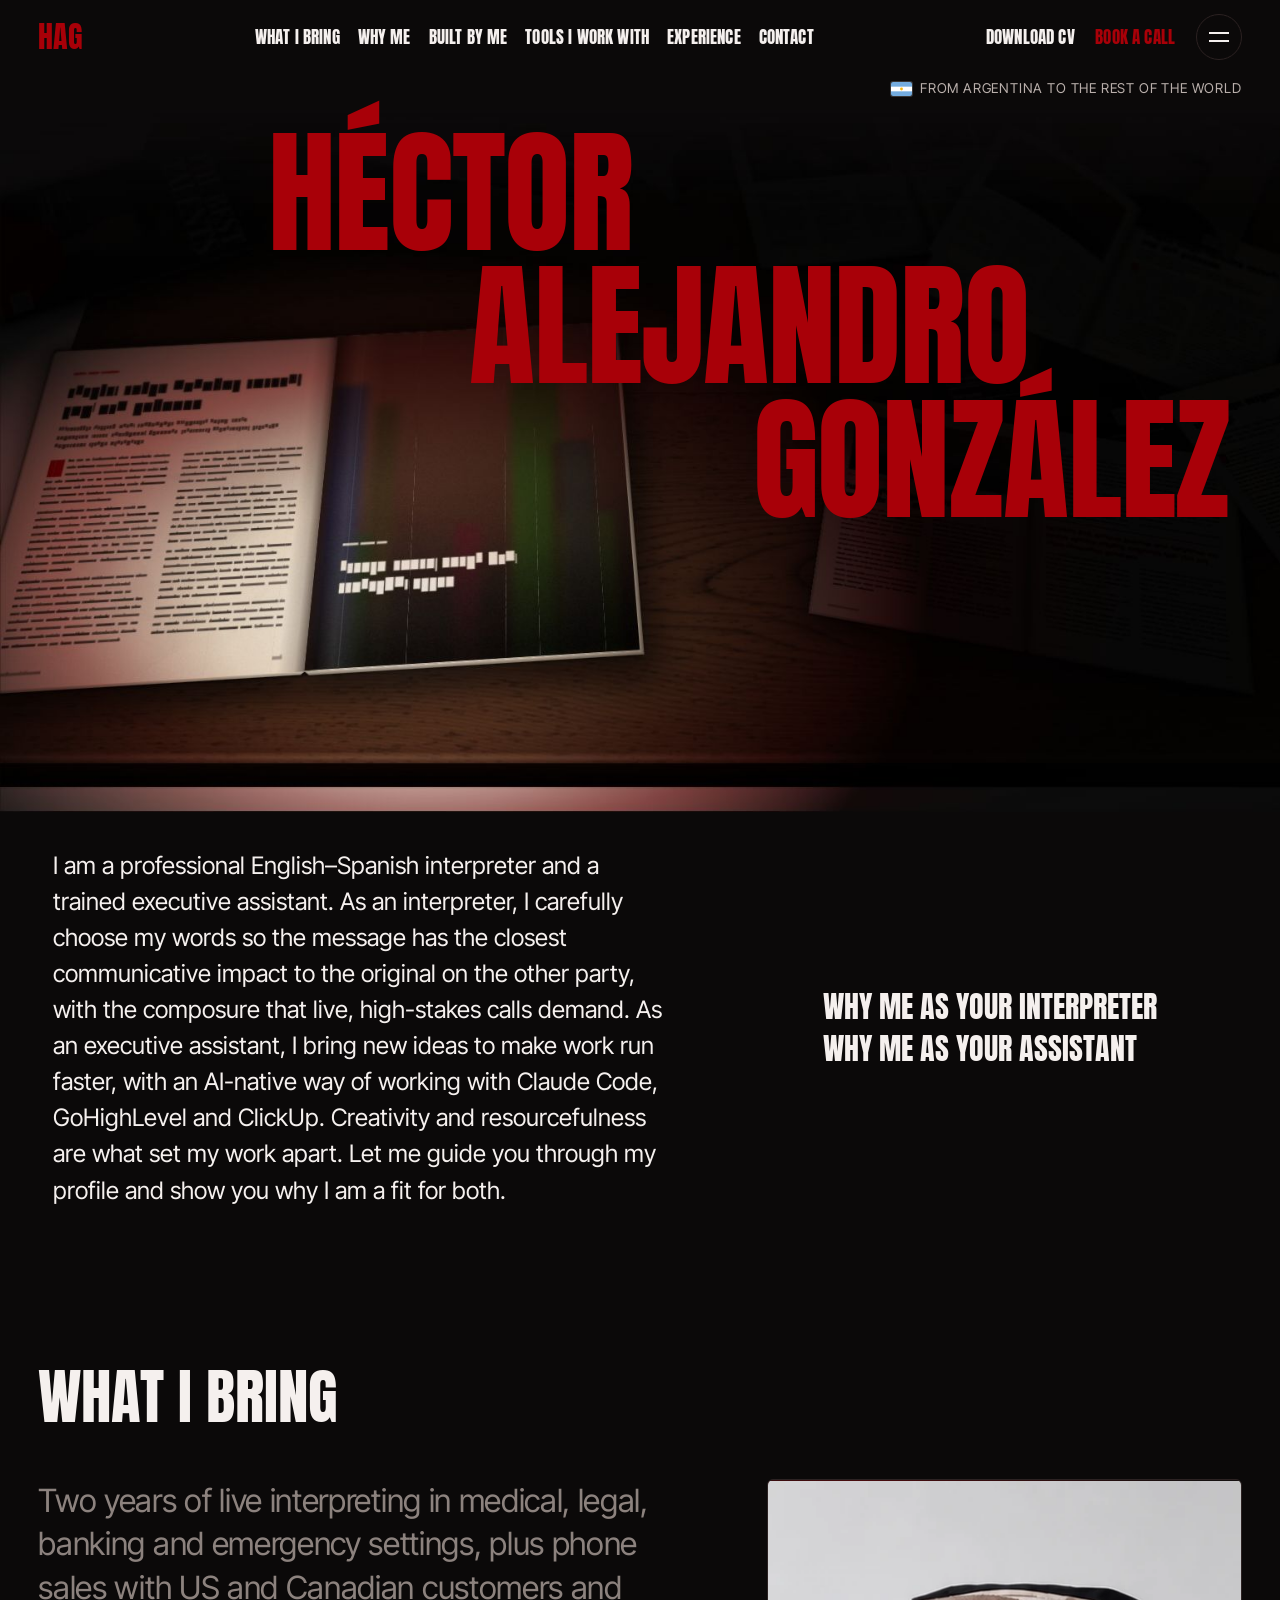
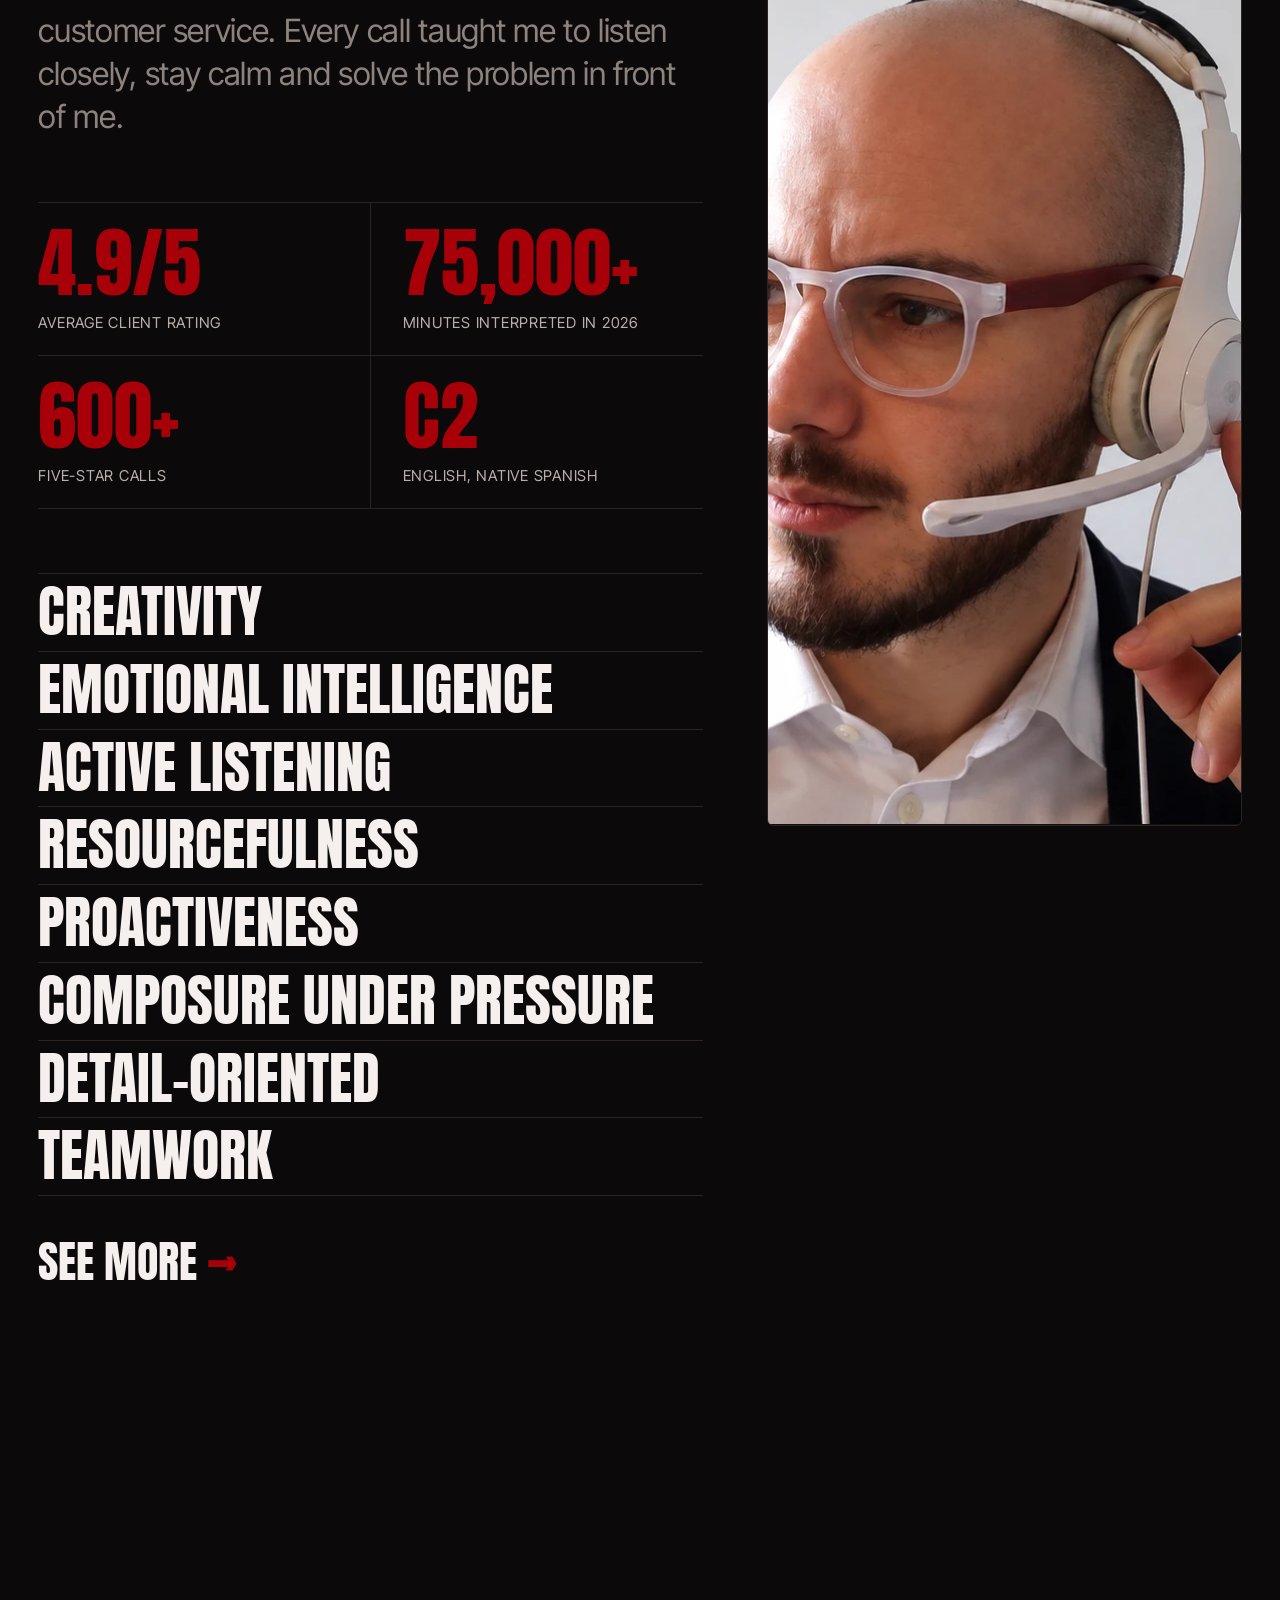
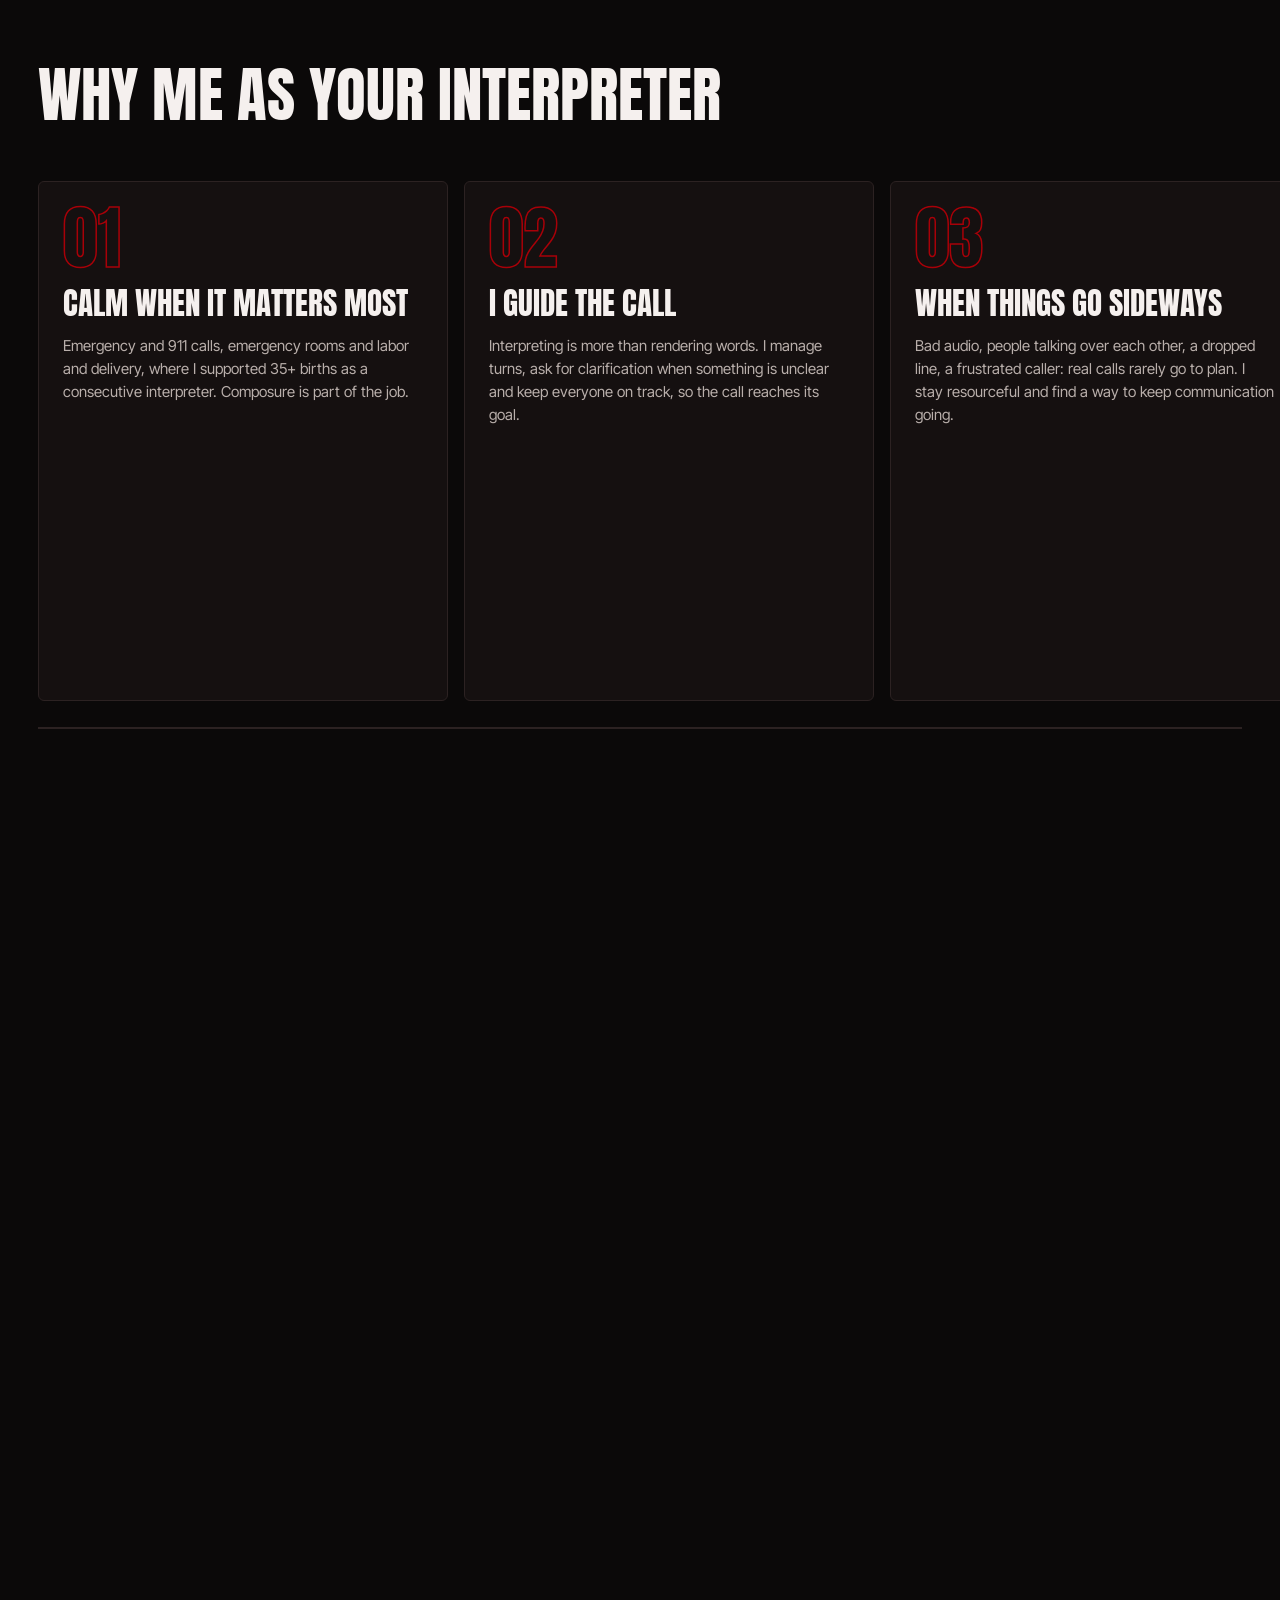
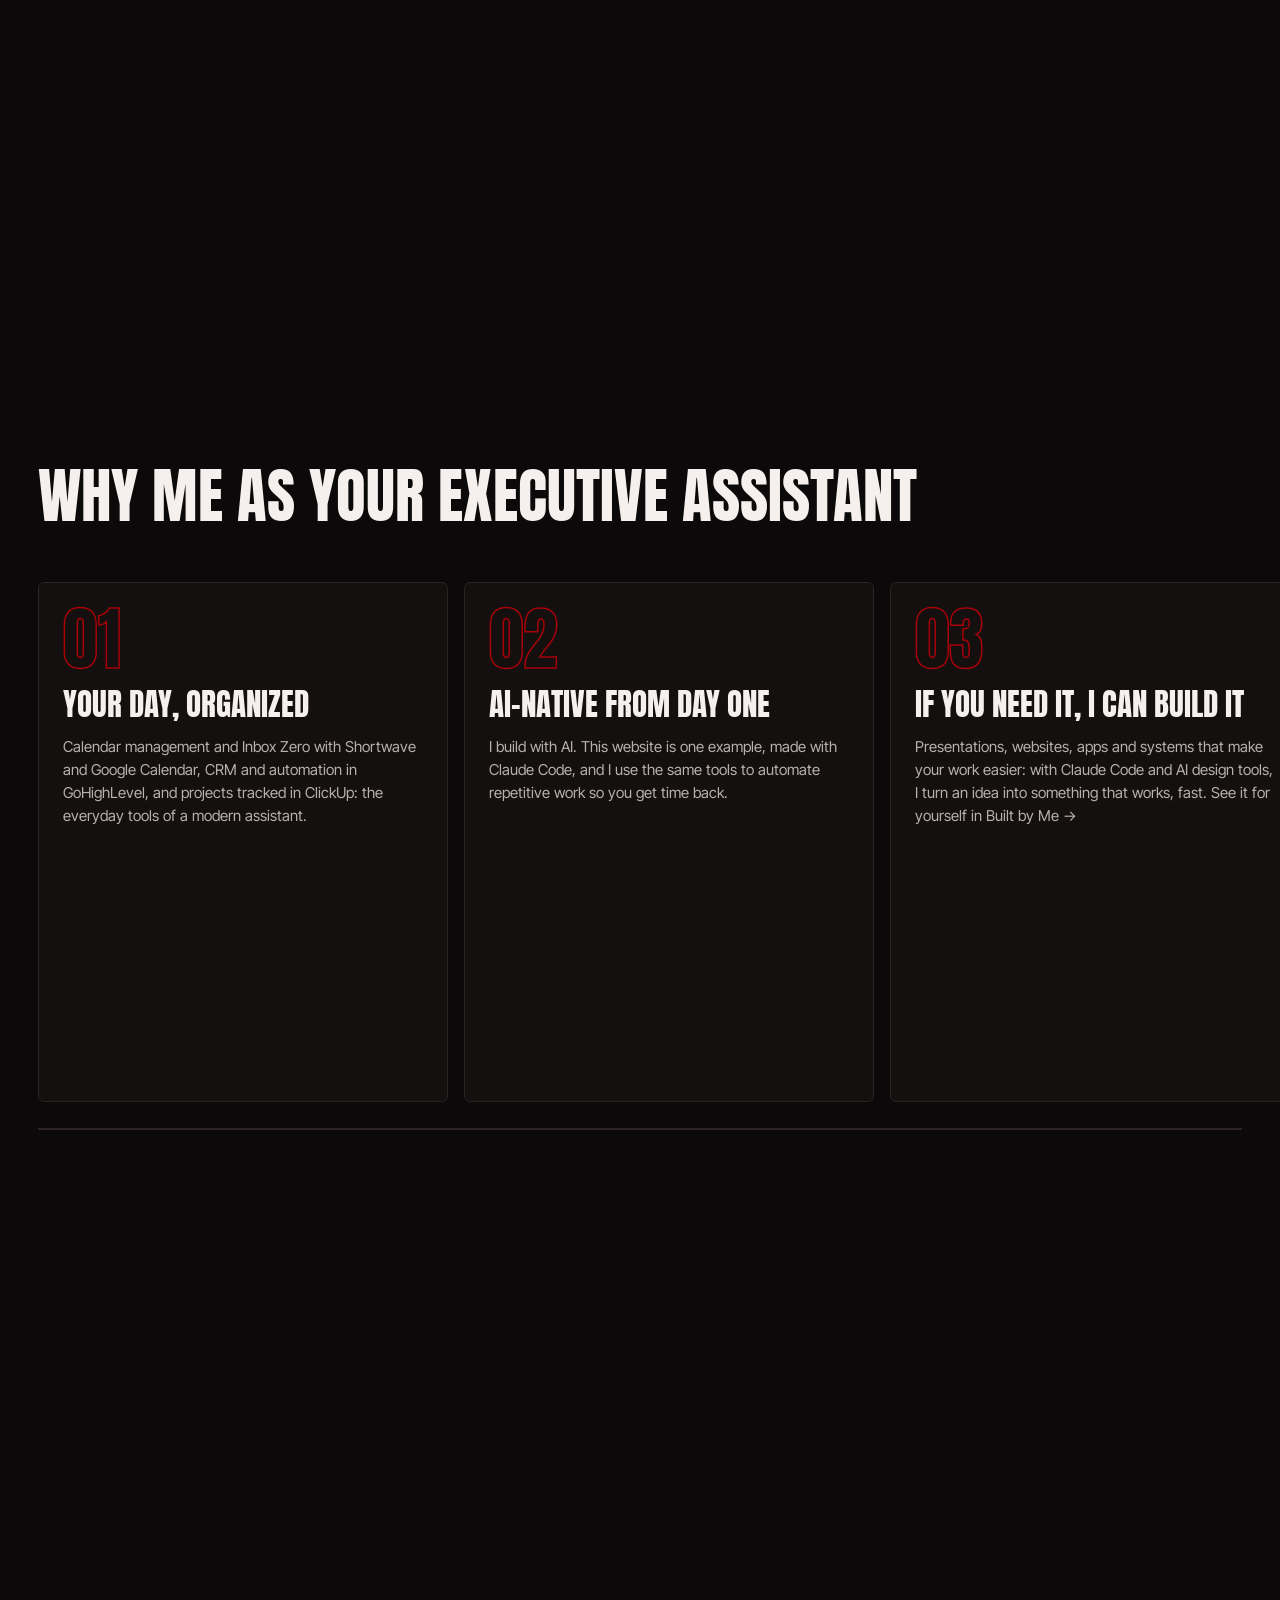
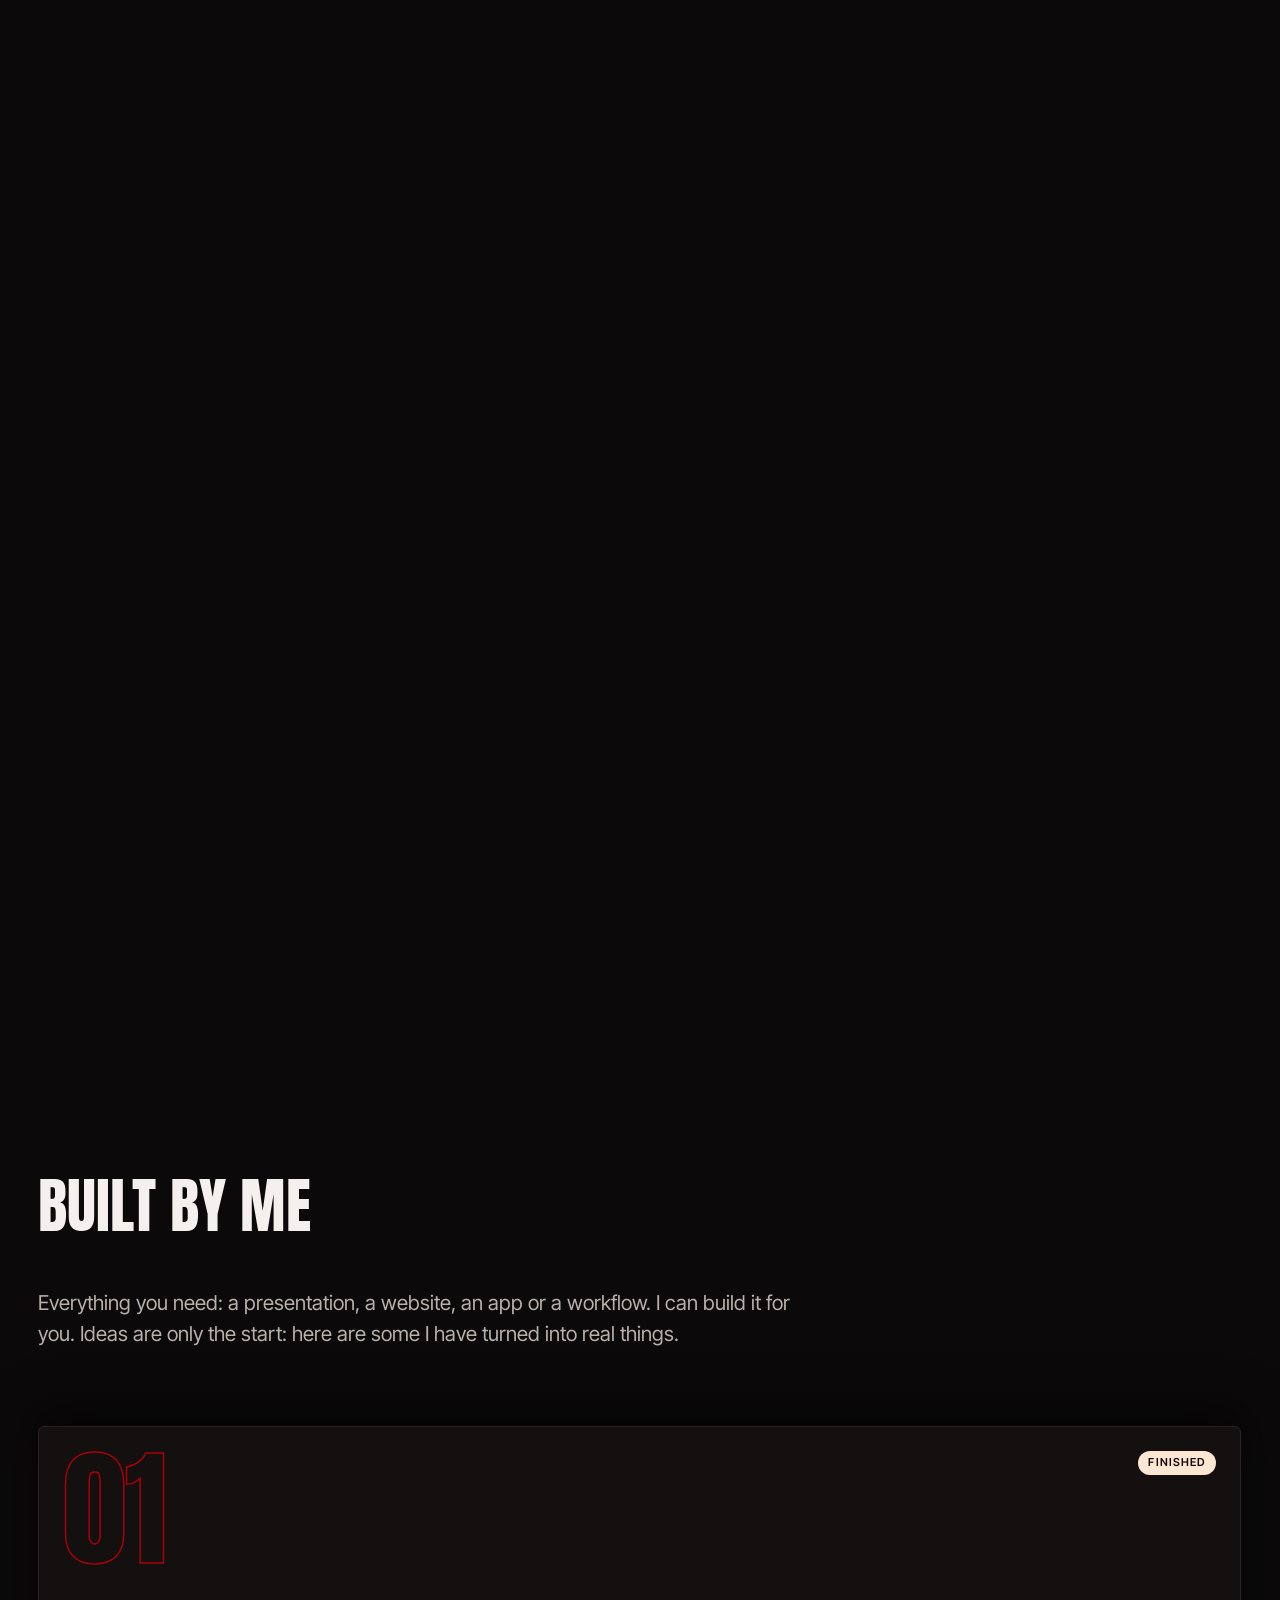
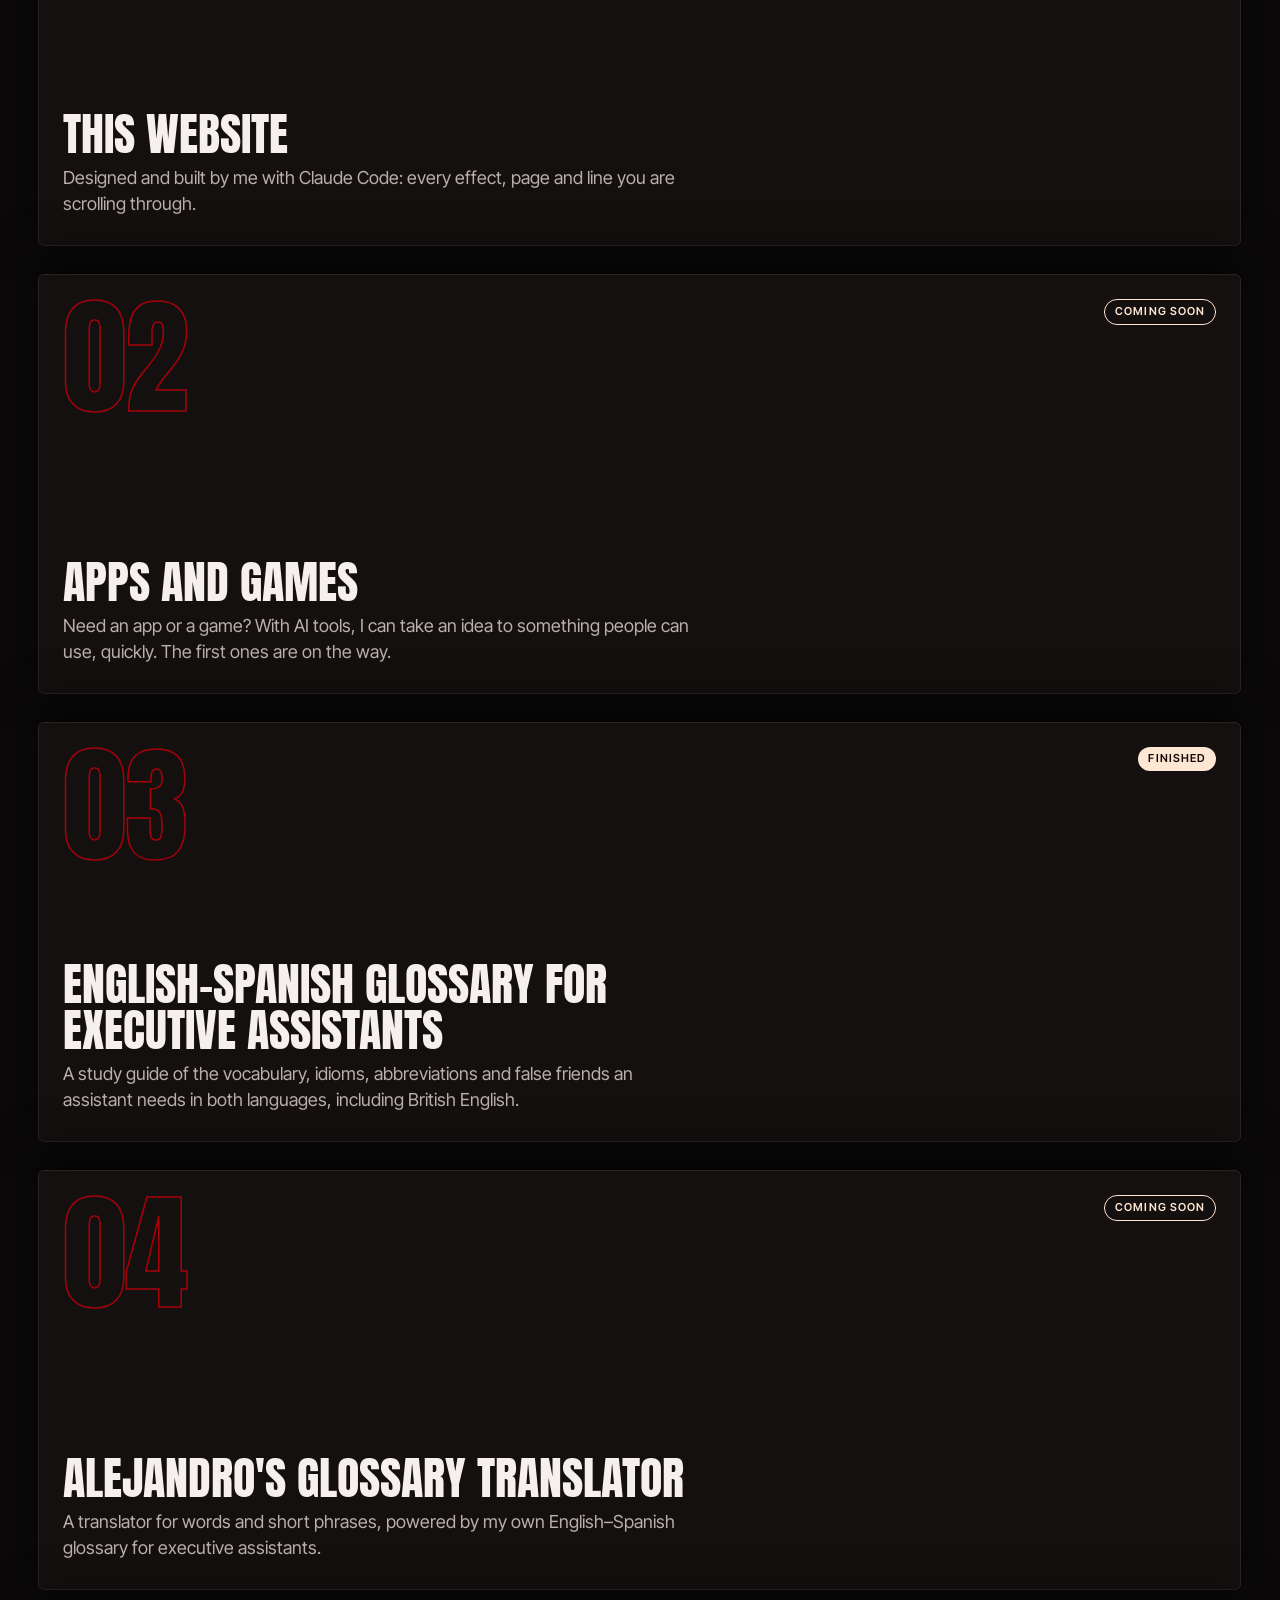
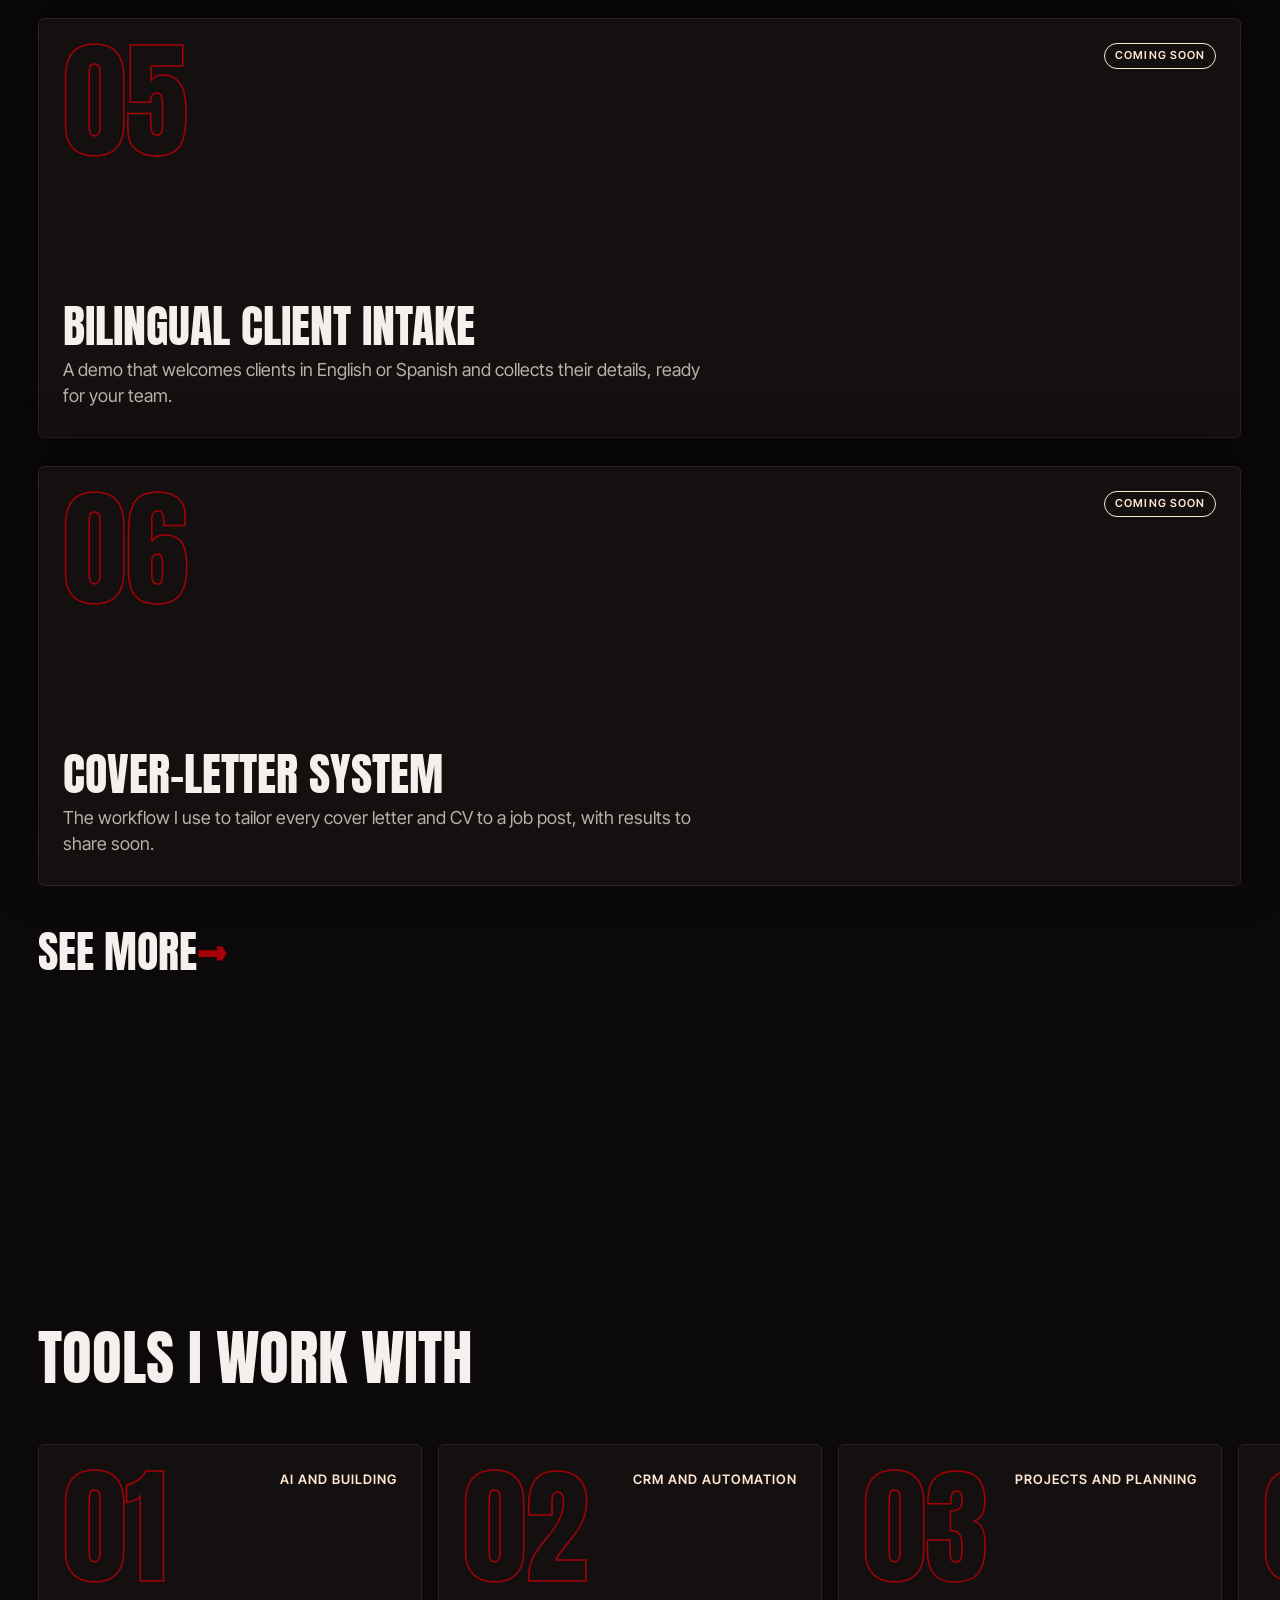
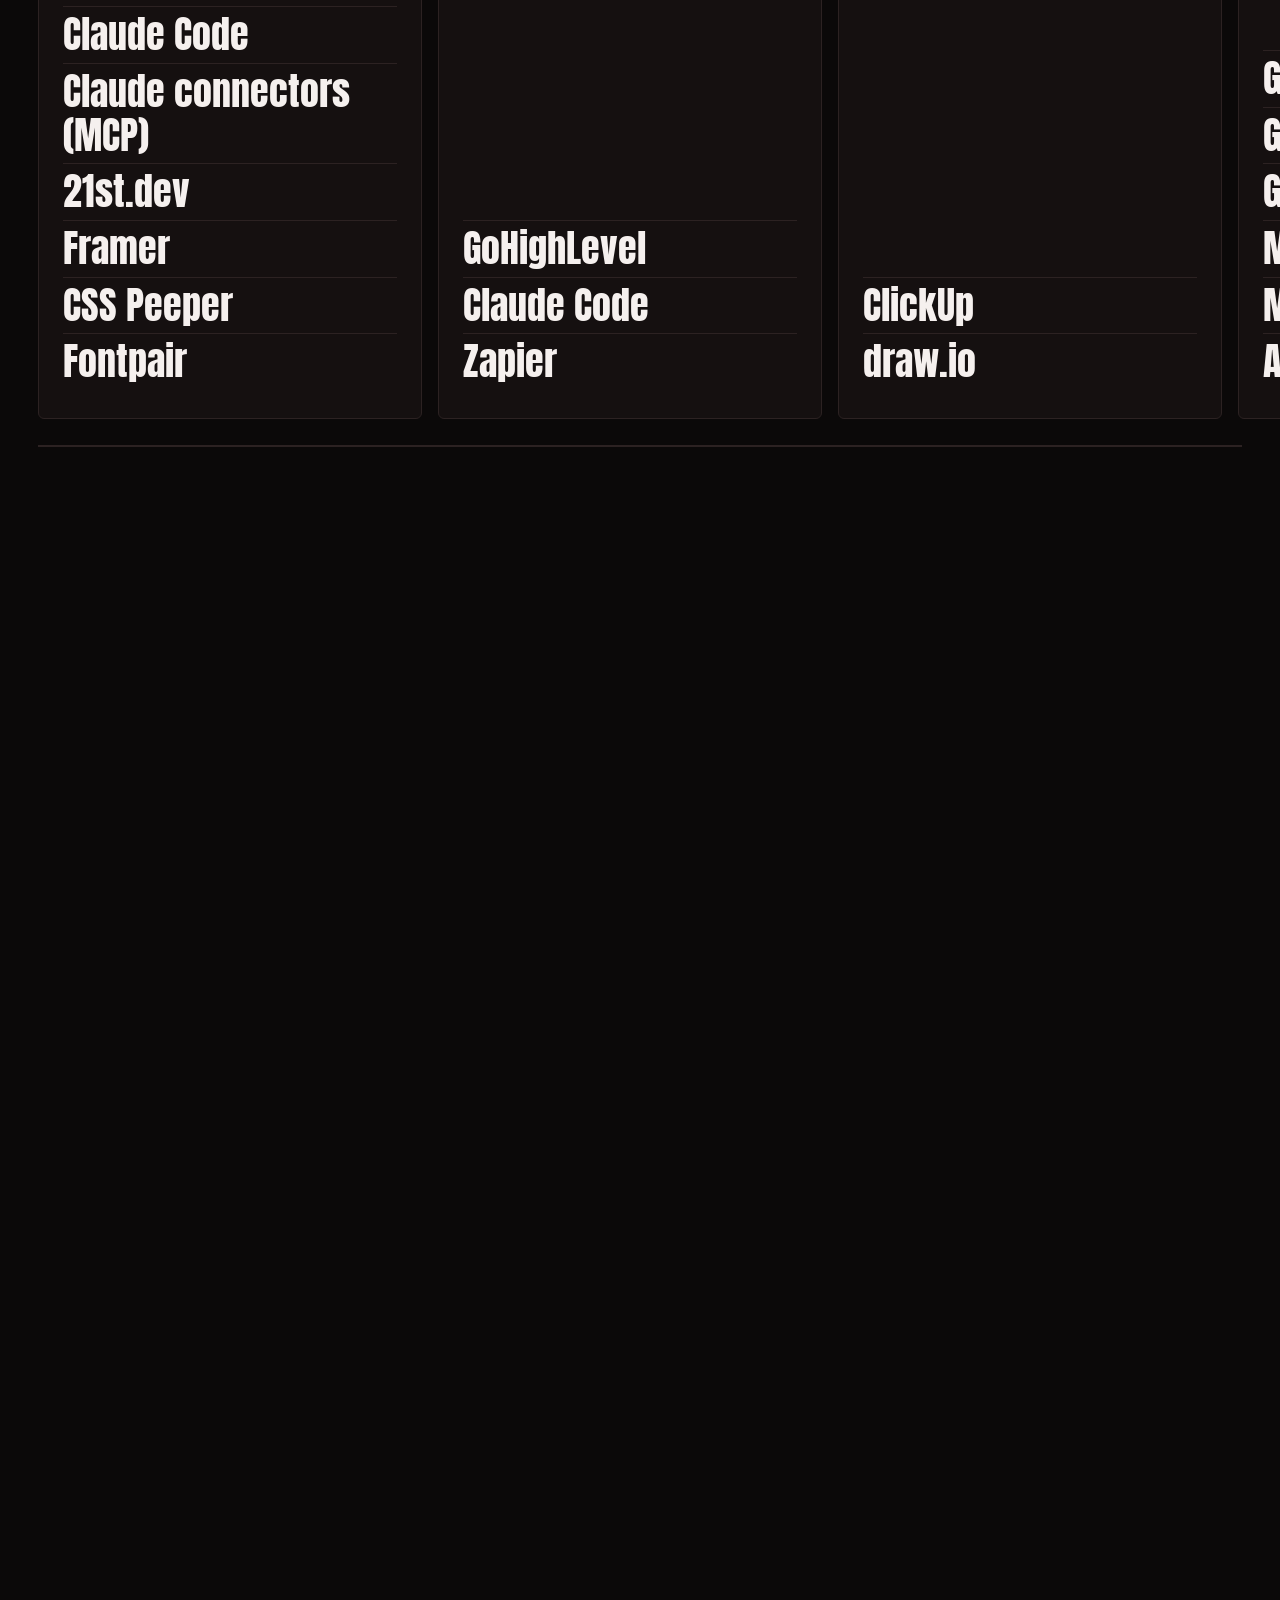
<file: index.html>
<!doctype html>
<html lang="en">
<head>
<meta charset="utf-8">
<meta name="color-scheme" content="dark">
<meta name="viewport" content="width=device-width, initial-scale=1">
<title>Héctor Alejandro González · English–Spanish Interpreter · Executive Assistant</title>
<meta name="description" content="English–Spanish interpreter and executive assistant. Professional interpreter with a 4.9/5 client rating, working AI-native with Claude Code, GoHighLevel and ClickUp.">
<meta property="og:title" content="Héctor Alejandro González · English–Spanish Interpreter · Executive Assistant">
<meta property="og:description" content="English–Spanish interpreter and executive assistant, with an AI-native way of working.">
<meta property="og:type" content="website">
<meta property="og:url" content="https://hectoralejandrogonzalez.github.io/">
<meta property="og:image" content="https://hectoralejandrogonzalez.github.io/share-preview.jpg">
<meta property="og:image:width" content="1200">
<meta property="og:image:height" content="630">
<meta property="og:image:alt" content="Héctor Alejandro González's name over an open magazine featuring his photo">
<meta name="twitter:card" content="summary_large_image">
<link rel="icon" href="data:image/svg+xml,%3Csvg xmlns='http://www.w3.org/2000/svg' viewBox='0 0 32 32'%3E%3Crect width='32' height='32' rx='6' fill='%23A80008'/%3E%3Ctext x='16' y='23' font-family='Segoe UI,Arial,sans-serif' font-size='20' font-weight='800' fill='%23fff' text-anchor='middle'%3EH%3C/text%3E%3C/svg%3E">
<link rel="preconnect" href="https://fonts.googleapis.com">
<link rel="preconnect" href="https://fonts.gstatic.com" crossorigin>
<link href="https://fonts.googleapis.com/css2?family=Anton&family=Inter+Tight:wght@400;500;600&display=swap" rel="stylesheet">
<script>
  // Turn on the animated version only when JavaScript runs and the visitor allows motion.
  (function () {
    var d = document.documentElement;
    d.classList.add('js');
    if (!window.matchMedia('(prefers-reduced-motion: reduce)').matches) d.classList.add('motion');
    // The red opening plays only when the home page is first opened or reloaded,
    // not when coming back to it from another page of the site (or with the Back button).
    var nav = performance.getEntriesByType ? performance.getEntriesByType('navigation')[0] : null;
    var type = nav ? nav.type : 'navigate', fromSite = false;
    try { fromSite = !!document.referrer && new URL(document.referrer).origin === location.origin; } catch (e) {}
    if (type === 'back_forward' || (type !== 'reload' && fromSite)) d.classList.add('no-intro');
    // a reload always opens at the top, even if the address still points to a section
    if (type === 'reload' && location.hash) history.replaceState(null, '', location.pathname + location.search);
  })();
</script>
<link rel="stylesheet" href="styles.css?v=6">
<link rel="stylesheet" href="hero-video.css">
</head>
<body>

<div class="loader" aria-hidden="true">
  <span class="count">0</span>
  <p class="bignm"><span class="w">Héctor</span> <span class="w">Alejandro</span> <span class="w">González</span></p>
</div>

<div class="bar" id="bar">
  <a class="logo" href="#top" aria-label="Héctor Alejandro González">HAG</a>
  <nav class="bar-links" aria-label="Quick links">
    <a href="#what-i-bring">What I bring</a>
    <a href="#why-interpreter">Why me</a>
    <a href="#built">Built by Me</a>
    <a href="#tools">Tools I work with</a>
    <a href="#experience">Experience</a>
    <a href="#contact">Contact</a>
  </nav>
  <div class="bar-right">
    <a class="btn ghost small bar-cv" href="Hector_Alejandro_Gonzalez_CV.pdf" download>Download CV</a>
    <a class="btn primary small" href="https://calendly.com/h-alejandro-gonzalez00/30min" target="_blank" rel="noopener">Book a call</a>
    <button class="menu-btn" id="menuBtn" aria-expanded="false" aria-controls="menu" aria-label="Menu"><span></span><span></span></button>
  </div>
</div>

<nav class="menu" id="menu" aria-label="Sections">
  <ol>
    <li><a href="#what-i-bring" data-n="01">What I bring</a></li>
    <li><a href="#why-interpreter" data-n="02">Why me</a></li>
    <li><a href="#built" data-n="03">Built by Me</a></li>
    <li><a href="#tools" data-n="04">Tools I work with</a></li>
    <li><a href="#experience" data-n="05">Experience</a></li>
    <li><a href="#contact" data-n="06">Contact</a></li>
  </ol>
  <div class="menu-foot">
    <a class="btn primary small" href="https://calendly.com/h-alejandro-gonzalez00/30min" target="_blank" rel="noopener">Book a call</a>
    <a class="btn ghost small" href="mailto:h.alejandro.gonzalez00@gmail.com">Email me</a>
    <a class="btn ghost small" href="https://www.linkedin.com/in/h%C3%A9ctor-alejandro-gonz%C3%A1lez-82b1aa234/" target="_blank" rel="noopener">LinkedIn</a>
    <a class="btn ghost small" href="Hector_Alejandro_Gonzalez_CV.pdf" download>Download CV</a>
  </div>
</nav>

<main id="top">
  <header class="hero wrap">
    <div class="hero-top">
      <p class="place">From Argentina to the rest of the world</p>
    </div>
    <div class="stage">
      <div class="scene" aria-hidden="true"><video id="heroVideo" muted playsinline loop preload="auto" disablepictureinpicture disableremoteplayback></video></div>
      <div class="name-box">
        <h1 class="bignm" id="heroName"><span class="w">Héctor</span> <span class="w">Alejandro</span> <span class="w">González</span></h1>
      </div>
    </div>
    <div class="hero-mid">
      <p class="lead">I am a professional English–Spanish interpreter and a trained executive assistant. As an interpreter, I carefully choose my words so the message has the closest communicative impact to the original on the other party, with the composure that live, high-stakes calls demand. As an executive assistant, I bring new ideas to make work run faster, with an AI-native way of working with Claude Code, GoHighLevel and ClickUp. Creativity and resourcefulness are what set my work apart. Let me guide you through my profile and show you why I am a fit for both.</p>
      <div class="actions">
        <a class="btn ghost" href="#why-interpreter">Why me as your interpreter</a>
        <a class="btn ghost" href="#why-assistant">Why me as your assistant</a>
      </div>
    </div>
  </header>

  <section id="what-i-bring" class="wrap" aria-labelledby="bring-h">
    <h2 class="label" id="bring-h"><a href="what-i-bring.html">What I bring</a></h2>
    <div class="about">
      <div class="about-text">
        <p class="body" id="bodyText">Two years of live interpreting in medical, legal, banking and emergency settings, plus phone sales with US and Canadian customers and customer service. Every call taught me to listen closely, stay calm and solve the problem in front of me.</p>
        <div class="stats reveal">
          <div class="stat"><b data-count="4.9" data-dec="1" data-suffix="/5">4.9/5</b><span>average client rating</span></div>
          <div class="stat"><b data-count="75000" data-suffix="+">75,000+</b><span>minutes interpreted in 2026</span></div>
          <div class="stat"><b data-count="600" data-suffix="+">600+</b><span>five-star calls</span></div>
          <div class="stat"><b>C2</b><span>English, native Spanish</span></div>
        </div>
        <ul class="values reveal">
          <li><a href="what-i-bring.html">Creativity</a></li>
          <li><a href="what-i-bring.html">Emotional intelligence</a></li>
          <li><a href="what-i-bring.html">Active listening</a></li>
          <li><a href="what-i-bring.html">Resourcefulness</a></li>
          <li><a href="what-i-bring.html">Proactiveness</a></li>
          <li><a href="what-i-bring.html">Composure under pressure</a></li>
          <li><a href="what-i-bring.html">Detail-oriented</a></li>
          <li><a href="what-i-bring.html">Teamwork</a></li>
        </ul>
        <a class="see-more" href="what-i-bring.html">See more</a>
      </div>
      <div class="photo reveal" style="aspect-ratio: 472 / 941"><img src="hector-photo.webp" alt="Héctor Alejandro González" width="472" height="941" style="object-fit: contain"></div>
    </div>
  </section>

  <section id="why-interpreter" class="hsec" aria-labelledby="why-interpreter-h">
    <div class="hwrap">
      <div class="hsticky">
      <div class="wrap"><h2 class="label" id="why-interpreter-h">Why me as your interpreter</h2></div>
        <div class="track">
          <div class="card info"><div class="card-top"><span class="num" aria-hidden="true">01</span></div><h3 class="title">Calm when it matters most</h3><p class="txt">Emergency and 911 calls, emergency rooms and labor and delivery, where I supported 35+ births as a consecutive interpreter. Composure is part of the job.</p></div>
          <div class="card info"><div class="card-top"><span class="num" aria-hidden="true">02</span></div><h3 class="title">I guide the call</h3><p class="txt">Interpreting is more than rendering words. I manage turns, ask for clarification when something is unclear and keep everyone on track, so the call reaches its goal.</p></div>
          <div class="card info"><div class="card-top"><span class="num" aria-hidden="true">03</span></div><h3 class="title">When things go sideways</h3><p class="txt">Bad audio, people talking over each other, a dropped line, a frustrated caller: real calls rarely go to plan. I stay resourceful and find a way to keep communication going.</p></div>
          <div class="card info"><div class="card-top"><span class="num" aria-hidden="true">04</span></div><h3 class="title">Listening beyond the words</h3><p class="txt">From hospice and mental health to victim services, I listen closely and adapt my tone, so people feel heard in both languages.</p></div>
          <div class="card info"><div class="card-top"><span class="num" aria-hidden="true">05</span></div><h3 class="title">Every word counts</h3><p class="txt">Informed consent, recorded statements and witness testimonies: calls where every word carries legal weight, so details are never optional.</p></div>
          <div class="card info"><div class="card-top"><span class="num" aria-hidden="true">06</span></div><h3 class="title">Bridging cultures, not just languages</h3><p class="txt">Some things are hard to interpret not because of terminology but because of culture. I make sure the meaning lands, not only the words.</p></div>
          <div class="card info"><div class="card-top"><span class="num" aria-hidden="true">07</span></div><h3 class="title">Range across fields</h3><p class="txt">Medical and insurance calls every day; legal, immigration, banking, customer service and education every week, by phone and video.</p></div>
          <div class="card info"><div class="card-top"><span class="num" aria-hidden="true">08</span></div><h3 class="title">Two years you can rely on</h3><p class="txt">Two years of live interpreting, with more than 75,000 minutes in 2026 alone. Medical calls every day mean private health information is part of my routine, handled with HIPAA compliance on every call.</p></div>
          <div class="card info"><div class="card-top"><span class="num" aria-hidden="true">09</span></div><h3 class="title">Rated by the people I help</h3><p class="txt">Clients rate my calls 4.9 out of 5 on average, and more than 500 of them have given five stars.</p></div>
        </div>
        <div class="progress" aria-hidden="true"><i></i></div>
      </div>
    </div>
  </section>

  <section id="why-assistant" class="hsec" aria-labelledby="why-assistant-h">
    <div class="hwrap">
      <div class="hsticky">
      <div class="wrap"><h2 class="label" id="why-assistant-h">Why me as your executive assistant</h2></div>
        <div class="track">
          <div class="card info"><div class="card-top"><span class="num" aria-hidden="true">01</span></div><h3 class="title">Your day, organized</h3><p class="txt">Calendar management and Inbox Zero with Shortwave and Google Calendar, CRM and automation in GoHighLevel, and projects tracked in ClickUp: the everyday tools of a modern assistant.</p></div>
          <div class="card info"><div class="card-top"><span class="num" aria-hidden="true">02</span></div><h3 class="title">AI-native from day one</h3><p class="txt">I build with AI. This website is one example, made with Claude Code, and I use the same tools to automate repetitive work so you get time back.</p></div>
          <a class="card info" href="#built"><div class="card-top"><span class="num" aria-hidden="true">03</span></div><h3 class="title">If you need it, I can build it</h3><p class="txt">Presentations, websites, apps and systems that make your work easier: with Claude Code and AI design tools, I turn an idea into something that works, fast. See it for yourself in Built by Me →</p></a>
          <div class="card info"><div class="card-top"><span class="num" aria-hidden="true">04</span></div><h3 class="title">Systems and follow-through</h3><p class="txt">Structured sales processes and protocols taught me to follow a system to the letter. Now I build my own in ClickUp and GoHighLevel, so nothing falls through the cracks.</p></div>
          <div class="card info"><div class="card-top"><span class="num" aria-hidden="true">05</span></div><h3 class="title">Many things at once</h3><p class="txt">At Solvo I sold while researching options for each customer; at Burger King I handled orders, payments and the line at the same time. I learned to juggle several problems and keep the person in front of me in focus.</p></div>
          <div class="card info"><div class="card-top"><span class="num" aria-hidden="true">06</span></div><h3 class="title">Early, late or overnight</h3><p class="txt">I worked the overnight shift at Epicus, so different time zones are no problem. I can start very early, stay late or put in a long night when a project needs it.</p></div>
          <div class="card info"><div class="card-top"><span class="num" aria-hidden="true">07</span></div><h3 class="title">Confidential by habit</h3><p class="txt">Medical, legal and financial calls every day mean private information is routine for me, handled with HIPAA compliance. Your inbox, calendar and documents are in discreet hands.</p></div>
          <div class="card info"><div class="card-top"><span class="num" aria-hidden="true">08</span></div><h3 class="title">International by practice</h3><p class="txt">I have worked with Spanish speakers from across Latin America, from Mexico, Guatemala and El Salvador to the Dominican Republic, and with English-speaking clients from the US, Canada, the UK and Australia, as well as Indian, Asian and African clients. Wherever people come from, I meet them with respect and adapt to how they communicate, so everyone feels understood.</p></div>
          <div class="card info"><div class="card-top"><span class="num" aria-hidden="true">09</span></div><h3 class="title">Calm when plans change</h3><p class="txt">Two years of live, high-stakes calls taught me to stay clear-headed when things change at the last minute. When your day shifts, I adapt fast and keep everything moving.</p></div>
          <div class="card info"><div class="card-top"><span class="num" aria-hidden="true">10</span></div><h3 class="title">Phone work comes naturally</h3><p class="txt">Placing outbound calls, leaving voicemails, merging conference calls and relaying updates are already part of my daily interpreted calls, so calling clients, vendors or your team feels familiar from day one.</p></div>
        </div>
        <div class="progress" aria-hidden="true"><i></i></div>
      </div>
    </div>
  </section>


  <section id="built" class="wrap" aria-labelledby="built-h">
    <div class="built-head">
      <div class="built-text">
        <h2 class="label" id="built-h"><a href="built.html">Built by Me</a></h2>
        <p class="sec-intro">Everything you need: a presentation, a website, an app or a workflow. I can build it for you. Ideas are only the start: here are some I have turned into real things.</p>
      </div>
    </div>
    <ol class="stack-list">
        <li class="stack-card" style="--i:0"><a class="stack-card__inner" href="built.html"><div class="card-top"><span class="num" aria-hidden="true">01</span><span class="tag-done">Finished</span></div><div class="stack-body"><b>This website</b>Designed and built by me with Claude Code: every effect, page and line you are scrolling through.</div></a></li>
        <li class="stack-card" style="--i:1"><a class="stack-card__inner" href="built.html"><div class="card-top"><span class="num" aria-hidden="true">02</span><span class="soon">Coming soon</span></div><div class="stack-body"><b>Apps and games</b>Need an app or a game? With AI tools, I can take an idea to something people can use, quickly. The first ones are on the way.</div></a></li>
        <li class="stack-card" style="--i:2"><a class="stack-card__inner" href="built.html"><div class="card-top"><span class="num" aria-hidden="true">03</span><span class="tag-done">Finished</span></div><div class="stack-body"><b>English–Spanish glossary for executive assistants</b>A study guide of the vocabulary, idioms, abbreviations and false friends an assistant needs in both languages, including British English.</div></a></li>
        <li class="stack-card" style="--i:3"><a class="stack-card__inner" href="built.html"><div class="card-top"><span class="num" aria-hidden="true">04</span><span class="soon">Coming soon</span></div><div class="stack-body"><b>Alejandro's glossary translator</b>A translator for words and short phrases, powered by my own English–Spanish glossary for executive assistants.</div></a></li>
        <li class="stack-card" style="--i:4"><a class="stack-card__inner" href="built.html"><div class="card-top"><span class="num" aria-hidden="true">05</span><span class="soon">Coming soon</span></div><div class="stack-body"><b>Bilingual client intake</b>A demo that welcomes clients in English or Spanish and collects their details, ready for your team.</div></a></li>
        <li class="stack-card" style="--i:5"><a class="stack-card__inner" href="built.html"><div class="card-top"><span class="num" aria-hidden="true">06</span><span class="soon">Coming soon</span></div><div class="stack-body"><b>Cover-letter system</b>The workflow I use to tailor every cover letter and CV to a job post, with results to share soon.</div></a></li>
      </ol>
    <a class="see-more" href="built.html">See more</a>
  </section>

  <section id="tools" class="hsec" aria-labelledby="tools-h">
    <div class="hwrap">
      <div class="hsticky">
      <div class="wrap"><h2 class="label" id="tools-h">Tools I work with</h2></div>
        <div class="track">
          <div class="card"><div class="card-top"><span class="num" aria-hidden="true">01</span><h3>AI and building</h3></div><ul><li>Claude Code</li><li>Claude connectors (MCP)</li><li>21st.dev</li><li>Framer</li><li>CSS Peeper</li><li>Fontpair</li></ul></div>
          <div class="card"><div class="card-top"><span class="num" aria-hidden="true">02</span><h3>CRM and automation</h3></div><ul><li>GoHighLevel</li><li>Claude Code</li><li>Zapier</li></ul></div>
          <div class="card"><div class="card-top"><span class="num" aria-hidden="true">03</span><h3>Projects and planning</h3></div><ul><li>ClickUp</li><li>draw.io</li></ul></div>
          <div class="card"><div class="card-top"><span class="num" aria-hidden="true">04</span><h3>Docs and data</h3></div><ul><li>Google Docs</li><li>Google Sheets</li><li>Google Drive</li><li>Microsoft Word</li><li>Microsoft Excel</li><li>Adobe Acrobat</li></ul></div>
          <div class="card"><div class="card-top"><span class="num" aria-hidden="true">05</span><h3>Inbox and calendar</h3></div><ul><li>Shortwave</li><li>Gmail</li><li>Google Calendar</li><li>Calendly</li><li>Microsoft Teams</li></ul></div>
          <div class="card"><div class="card-top"><span class="num" aria-hidden="true">06</span><h3>Content</h3></div><ul><li>Riverside</li><li>Wispr Flow</li><li>ChatGPT</li><li>Claude Design</li><li>Google Gemini</li></ul></div>
          <div class="card"><div class="card-top"><span class="num" aria-hidden="true">07</span><h3>Web</h3></div><ul><li>HTML and CSS</li><li>Git and GitHub</li></ul></div>
        </div>
        <div class="progress" aria-hidden="true"><i></i></div>
      </div>
    </div>
  </section>

  <section id="experience" class="wrap" aria-labelledby="experience-h">
    <h2 class="label" id="experience-h"><a href="experience.html">Experience</a></h2>
    <ol class="stack-list">
      <li class="stack-card" style="--i:0"><a class="stack-card__inner" href="experience.html"><div class="card-top"><span class="num" aria-hidden="true">01</span><span class="freq">Daily</span></div><div class="stack-body"><b>Medical</b>Admissions, billing, informed consent, emergency care and 20+ specialties.</div></a></li>
      <li class="stack-card" style="--i:1"><a class="stack-card__inner" href="experience.html"><div class="card-top"><span class="num" aria-hidden="true">02</span><span class="freq">Daily</span></div><div class="stack-body"><b>Insurance</b>Policies, claims and recorded statements, and health insurance benefits.</div></a></li>
      <li class="stack-card" style="--i:2"><a class="stack-card__inner" href="experience.html"><div class="card-top"><span class="num" aria-hidden="true">03</span><span class="freq">Weekly</span></div><div class="stack-body"><b>Legal and immigration</b>Attorney-client calls, family court, asylum and visas, and law enforcement and victim services.</div></a></li>
      <li class="stack-card" style="--i:3"><a class="stack-card__inner" href="experience.html"><div class="card-top"><span class="num" aria-hidden="true">04</span><span class="freq">Weekly</span></div><div class="stack-body"><b>Banking and customer service</b>Accounts, loans, fraud, billing, government benefits, utilities and travel bookings.</div></a></li>
      <li class="stack-card" style="--i:4"><a class="stack-card__inner" href="experience.html"><div class="card-top"><span class="num" aria-hidden="true">05</span><span class="freq">Weekly</span></div><div class="stack-body"><b>Education</b>Parent-teacher conferences and special education (IEP) meetings.</div></a></li>
    </ol>
    <a class="see-more" href="experience.html">See more</a>
  </section>

  <section id="contact" class="contact" aria-labelledby="contact-h">
    <div class="wrap">
      <div class="contact-grid">
        <h2 class="label" id="contact-h">Contact</h2>
        <a class="cta-big reveal" href="https://calendly.com/h-alejandro-gonzalez00/30min" target="_blank" rel="noopener">Book a call</a>
        <div class="contact-list reveal">
          <a class="btn ghost" href="mailto:h.alejandro.gonzalez00@gmail.com">Email me</a>
          <a class="btn ghost" href="https://www.linkedin.com/in/h%C3%A9ctor-alejandro-gonz%C3%A1lez-82b1aa234/" target="_blank" rel="noopener">LinkedIn</a>
          <a class="btn ghost" href="Hector_Alejandro_Gonzalez_CV.pdf" download>Download CV</a>
        </div>
        <div class="photo contact-photo reveal" style="aspect-ratio: 624 / 941"><img src="hector-photo-contact.webp" alt="Héctor Alejandro González smiling, wearing a headset" width="624" height="941" style="object-fit: contain"></div>
      </div>
      <p class="bignm" id="footName" aria-hidden="true"><span class="w">Héctor</span> <span class="w">Alejandro</span> <span class="w">González</span></p>
      <footer>© 2026 Héctor Alejandro González</footer>
    </div>
  </section>
</main>

<script>
(function () {
  var root = document.documentElement;
  var motion = root.classList.contains('motion');

  /* Size the giant name so it fills the width: two lines on wide screens, one word per line on phones. */
  function fitName(el) {
    var words = el.querySelectorAll('.w');
    var hero = el.id === 'heroName';
    var stagger = hero || el.id === 'footName';   // names laid out Héctor left, Alejandro centre, González right
    if (stagger) el.style.width = '';         // measure the full width available first
    el.style.fontSize = '100px';
    var avail = el.clientWidth || el.parentNode.clientWidth;
    if (stagger) {                            // the centred name shrinks to fit, so measure its row instead
      var ps = getComputedStyle(el.parentNode);
      avail = el.parentNode.clientWidth - parseFloat(ps.paddingLeft) - parseFloat(ps.paddingRight);
    }
    if (hero) {                               // the hero row is the whole hero width (the name sits in the box over the table)
      var hs = getComputedStyle(el.closest('.hero'));
      var wrapAvail = el.closest('.hero').clientWidth - parseFloat(hs.paddingLeft) - parseFloat(hs.paddingRight);
    }
    var widths = [].map.call(words, function (w) { return w.getBoundingClientRect().width; });
    var space = 25; // roughly one space at 100px
    var block = widths[0] + space + widths[1];  // hero: the staggered block is as wide as "HÉCTOR ALEJANDRO"
    var size = window.innerWidth >= 760 || stagger
      ? 100 * avail / block
      : 100 * avail / Math.max.apply(null, widths);
    // on phones the longest name already fills the line, so the intro name is a touch smaller to leave room to slide
    if (el === lname0 && window.innerWidth < 760) size *= 0.86;
    // never taller than the space it has, so all three lines are always on screen (e.g. full screen on a wide monitor)
    var room = hero ? el.parentNode.clientHeight : el === lname0 ? window.innerHeight * 0.78 : Infinity;
    size = Math.max(40, Math.min(size, 100 * room / el.offsetHeight));
    el.style.fontSize = Math.floor(size * 0.98) + 'px';
    // keep the same overlap at any size: Héctor left, Alejandro centred, González right within that block
    if (stagger) el.style.width = Math.ceil(block * Math.floor(size * 0.98) / 100) + 'px';
    if (hero) {
      // the intro and the two links line up with the name block and grow or shrink with it
      var heroEl = el.closest('.hero');
      // they keep the size they had before the table, set by the full hero width
      var full = Math.min(170, Math.floor(100 * wrapAvail / block * 0.98));
      heroEl.querySelector('.hero-mid').style.width = Math.min(wrapAvail, Math.ceil(block * full / 100)) + 'px';
      heroEl.style.setProperty('--hero-fs', full + 'px');
    }
  }
  // height left for the hero name after the top line, the intro text and the buttons
  function heroRoom(el) {
    var hero = el.closest('.hero'), mid = hero.querySelector('.hero-mid');
    var px = function (node, prop) { return parseFloat(getComputedStyle(node)[prop]) || 0; };
    var midH = px(mid, 'paddingTop') + px(mid, 'paddingBottom');
    var row = getComputedStyle(mid).flexDirection === 'row', tallest = 0;
    [].forEach.call(mid.children, function (c) {
      var h = c.offsetHeight + px(c, 'marginTop') + px(c, 'marginBottom');
      if (row) tallest = Math.max(tallest, h); else midH += h;
    });
    midH += tallest;
    return window.innerHeight - px(hero, 'paddingTop') - hero.querySelector('.hero-top').offsetHeight - midH - 6;
  }
  var names = document.querySelectorAll('.bignm');
  var lname0 = document.querySelector('.loader .bignm');
  function fitAll() {
    [].forEach.call(names, fitName);
    fitName(document.getElementById('heroName'));   // second pass: the intro's size depends on the name's
  }

  /* Split the name into letters so they can rise one by one. */
  if (motion) {
    [].forEach.call(names, function (el) {
      [].forEach.call(el.querySelectorAll('.w'), function (w) {
        var t = w.textContent; w.textContent = '';
        for (var i = 0; i < t.length; i++) {
          var s = document.createElement('span');
          s.className = 'ch'; s.textContent = t[i];
          w.appendChild(s);
        }
      });
      var i = 0;
      [].forEach.call(el.querySelectorAll('.ch'), function (c) { c.style.transitionDelay = (i++ * (el === lname0 ? 0.0175 : 0.035)) + 's'; });
    });
    document.getElementById('heroName').setAttribute('aria-label', 'Héctor Alejandro González');
    [].forEach.call(document.querySelectorAll('#heroName .w'), function (w) { w.setAttribute('aria-hidden', 'true'); });
  }

  fitAll();
  if (document.fonts && document.fonts.ready) document.fonts.ready.then(fitAll);
  window.addEventListener('resize', fitAll);

  /* Intro screen: red panel with the name and a 0–100 counter, then it slides away. */
  var loader = document.querySelector('.loader');
  var hero = document.getElementById('heroName');
  if (motion && root.classList.contains('no-intro')) {
    heroLoop();                               // no opening: the name starts its loop right away
  } else if (motion) {
    document.body.classList.add('loading');
    var count = loader.querySelector('.count');
    var lname = loader.querySelector('.bignm');
    // timers rather than animation frames, so the intro always finishes even in a background tab
    setTimeout(function () { lname.classList.add('in'); }, 40);
    // after the letters rise (centred): Héctor slides left and González right while Alejandro stays,
    // then Alejandro and González join Héctor on the left, and finally all three come back to the centre
    // and stay there until the screen slides away
    var lines = [].slice.call(lname.querySelectorAll('.w')), now = [.5, .5, .5];
    function place(xs) {
      now = xs;
      lines.forEach(function (w, k) {
        var free = lname.clientWidth - w.offsetWidth;
        w.style.transform = 'translateX(' + (xs[k] * free) + 'px)';
      });
    }
    function snap() {                          // re-place instantly when the font loads or the window resizes
      lines.forEach(function (w) { w.style.transition = 'none'; });
      place(now);
      lname.offsetWidth;
      lines.forEach(function (w) { w.style.transition = ''; });
    }
    snap();                                    // start centred, before the letters rise
    if (document.fonts && document.fonts.ready) document.fonts.ready.then(function () { setTimeout(snap, 0); });
    window.addEventListener('resize', function () { setTimeout(snap, 0); });
    setTimeout(function () { place([0, .5, 1]); }, 1150);
    setTimeout(function () { place([0, 0, 0]); }, 1750);
    setTimeout(function () { place([.5, .5, .5]); }, 2350);
    var start = Date.now(), dur = 3050;   // the whole opening, slide-away included, takes about 4 s
    (function tick() {
      var p = Math.min(1, (Date.now() - start) / dur);
      count.textContent = Math.round(100 * p);
      if (p < 1) return setTimeout(tick, 30);
      setTimeout(function () {
        loader.classList.add('done');
        document.body.classList.remove('loading');
        setTimeout(heroLoop, 245);
        setTimeout(function () { loader.style.display = 'none'; }, 800);
      }, 200);
    })();
  }

  /* Hero name on a loop: the letters rise one by one, the name rests for 4 seconds, then the letters
     sink away one by one in the same order (Héctor, Alejandro, González) and it starts over. */
  function heroLoop() { nameLoop(hero); }
  function nameLoop(name) {
    name.classList.add('in');
    var last = (name.querySelectorAll('.ch').length - 1) * 35;   // when the last letter (the Z) starts to move
    var move = last + 900;                                        // ...and when it has finished moving
    setTimeout(function () {
      name.classList.remove('in');
      // the letters drop fast at first, so the Z is out of sight about 0.2s after it starts:
      // bring Héctor back right then, with no empty pause
      setTimeout(function () { nameLoop(name); }, last + 220);
    }, move + 4000);
  }

  /* Top bar: background once scrolled, hides when scrolling down, comes back when scrolling up. */
  var bar = document.getElementById('bar'), lastY = 0;
  function onBar() {
    var y = window.scrollY;
    bar.classList.toggle('scrolled', y > 20);
    bar.classList.toggle('hide', motion && y > 300 && y > lastY && !root.classList.contains('menu-open'));
    lastY = y;
  }

  /* Menu */
  var btn = document.getElementById('menuBtn');
  function setMenu(open) {
    root.classList.toggle('menu-open', open);
    btn.setAttribute('aria-expanded', open);
    btn.setAttribute('aria-label', open ? 'Close menu' : 'Menu');
    document.body.style.overflow = open ? 'hidden' : '';
  }
  btn.addEventListener('click', function () { setMenu(!root.classList.contains('menu-open')); });
  [].forEach.call(document.querySelectorAll('.menu a'), function (a) { a.addEventListener('click', function () { setMenu(false); }); });
  document.addEventListener('keydown', function (e) { if (e.key === 'Escape') setMenu(false); });

  /* Fade-in on scroll, count-up numbers, footer name */
  if (motion && 'IntersectionObserver' in window) {
    var io = new IntersectionObserver(function (entries) {
      entries.forEach(function (e) {
        if (!e.isIntersecting) return;
        if (e.intersectionRatio < 0.15 && !e.target.classList.contains('photo')) return;   // photos fade in as soon as they show
        if (e.target.id === 'footName') nameLoop(e.target);   // the bottom name loops like the hero's
        else e.target.classList.add('in');
        if (e.target.classList.contains('stats')) countUp(e.target);
        io.unobserve(e.target);
      });
    }, { threshold: [0, 0.15] });
    [].forEach.call(document.querySelectorAll('.reveal, #footName'), function (el) { io.observe(el); });
  } else {
    [].forEach.call(document.querySelectorAll('.reveal, .bignm'), function (el) { el.classList.add('in'); });
  }

  function countUp(box) {
    [].forEach.call(box.querySelectorAll('[data-count]'), function (b) {
      var final = b.textContent, to = parseFloat(b.dataset.count), dec = +(b.dataset.dec || 0), suf = b.dataset.suffix || '';
      var t0 = performance.now(), d = 1600;
      (function step(now) {
        var p = Math.min(1, (now - t0) / d), v = to * (1 - Math.pow(1 - p, 4));
        b.textContent = (dec ? v.toFixed(dec) : Math.round(v).toLocaleString('en-US')) + suf;
        if (p < 1) requestAnimationFrame(step); else b.textContent = final;
      })(t0);
    });
  }

  /* Paragraph lights up word by word as it scrolls past */
  var body = document.getElementById('bodyText'), wds = [];
  if (motion) {
    var words = body.textContent.split(' ');
    body.setAttribute('aria-label', body.textContent);
    body.textContent = '';
    words.forEach(function (w, i) {
      var s = document.createElement('span');
      s.className = 'wd'; s.textContent = w; s.setAttribute('aria-hidden', 'true');
      body.appendChild(s);
      if (i < words.length - 1) body.appendChild(document.createTextNode(' '));
      wds.push(s);
    });
  }
  function onWords() {
    if (!wds.length) return;
    var r = body.getBoundingClientRect(), vh = window.innerHeight;
    var p = (vh * 0.85 - r.top) / (r.height + vh * 0.35);
    var n = Math.round(Math.max(0, Math.min(1, p)) * wds.length);
    for (var i = 0; i < wds.length; i++) wds[i].classList.toggle('lit', i < n);
  }

  /* Hero intro: as soon as the page scrolls down from the top, it grows and its glow lights up,
     reaching full size after about a quarter of a screen; scrolling back up shrinks it again. */
  var lead = document.querySelector('.hero-mid .lead');
  function onIntro() {
    if (!motion || !lead) return;
    var p = Math.max(0, Math.min(1, window.scrollY / (window.innerHeight * 0.25)));
    lead.style.setProperty('--intro-p', p.toFixed(3));
  }

  var ticking = false;
  window.addEventListener('scroll', function () {
    if (ticking) return; ticking = true;
    requestAnimationFrame(function () { onBar(); onWords(); onIntro(); ticking = false; });
  }, { passive: true });
  onBar(); onWords(); onIntro();

  /* Coming back to the home page from another page of the site: no opening (see the top of the page) and straight
     back to the spot you left, saved when you leave. A first visit or a reload starts at the top, with the opening;
     a link to a section (index.html#tools) goes to that section. */
  if ('scrollRestoration' in history) history.scrollRestoration = 'manual';
  window.addEventListener('pagehide', function () {
    try { sessionStorage.setItem('homeY', String(window.scrollY)); } catch (e) {}
  });
  var savedY = null, moved = false;
  try { savedY = sessionStorage.getItem('homeY'); } catch (e) {}
  if (root.classList.contains('no-intro') && !location.hash && savedY !== null) {
    // the rows that slide sideways set their height once the fonts load, so go back again then (unless the visitor already scrolled)
    var stop = function () { moved = true; };
    ['wheel', 'touchstart', 'keydown'].forEach(function (t) { window.addEventListener(t, stop, { once: true, passive: true }); });
    var goBack = function () { if (!moved) window.scrollTo({ top: +savedY, behavior: 'instant' }); };
    // (timeouts, so each jump runs after the rows have been measured, even if the tab is in the background)
    setTimeout(goBack, 0);
    if (document.fonts && document.fonts.ready) document.fonts.ready.then(function () { setTimeout(goBack, 0); });
    window.addEventListener('load', function () { setTimeout(goBack, 0); });
  } else if (!location.hash) {
    window.scrollTo({ top: 0, behavior: 'instant' });
  }
})();
</script>
<script src="hero-video.js"></script>
<script src="hscroll.js"></script>
<script src="stacking.js"></script>
<script src="hover.js"></script>
<script src="booking.js"></script>
<script src="email.js"></script>
</body>
</html>
</file>
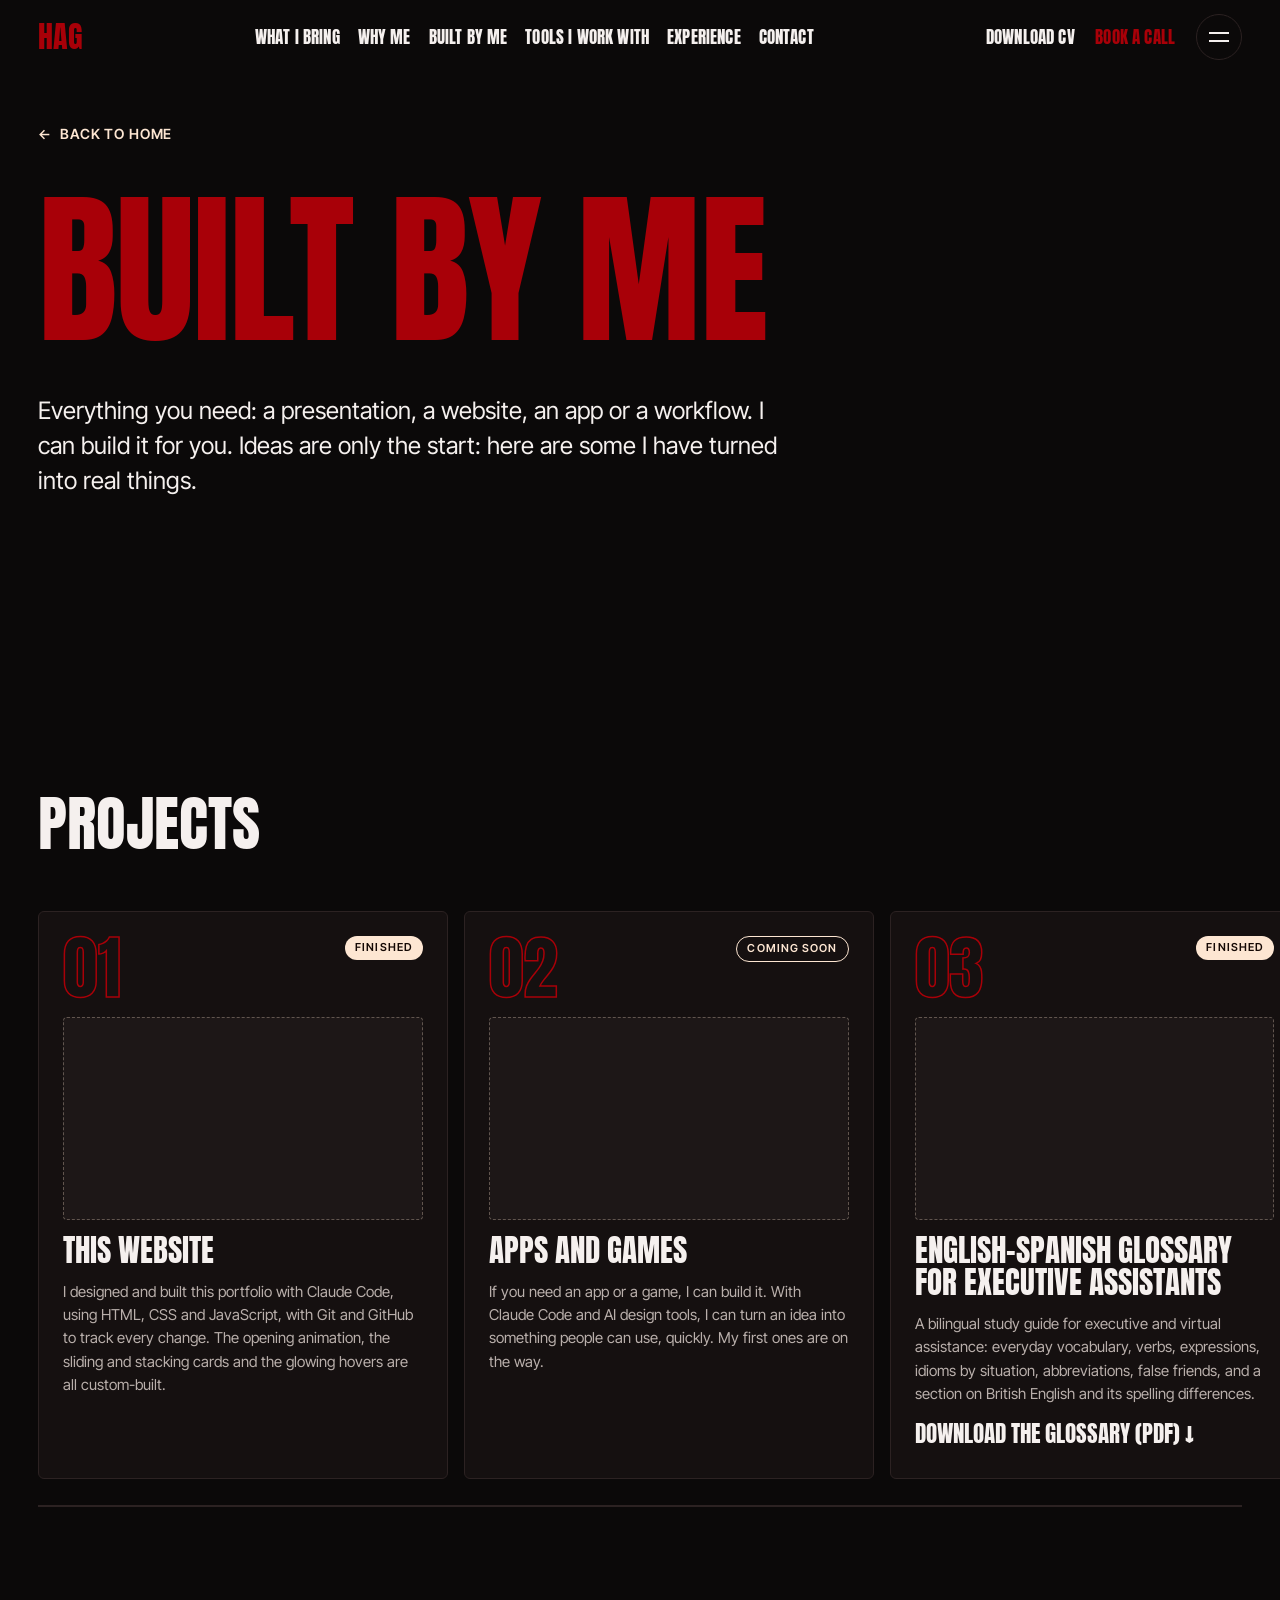
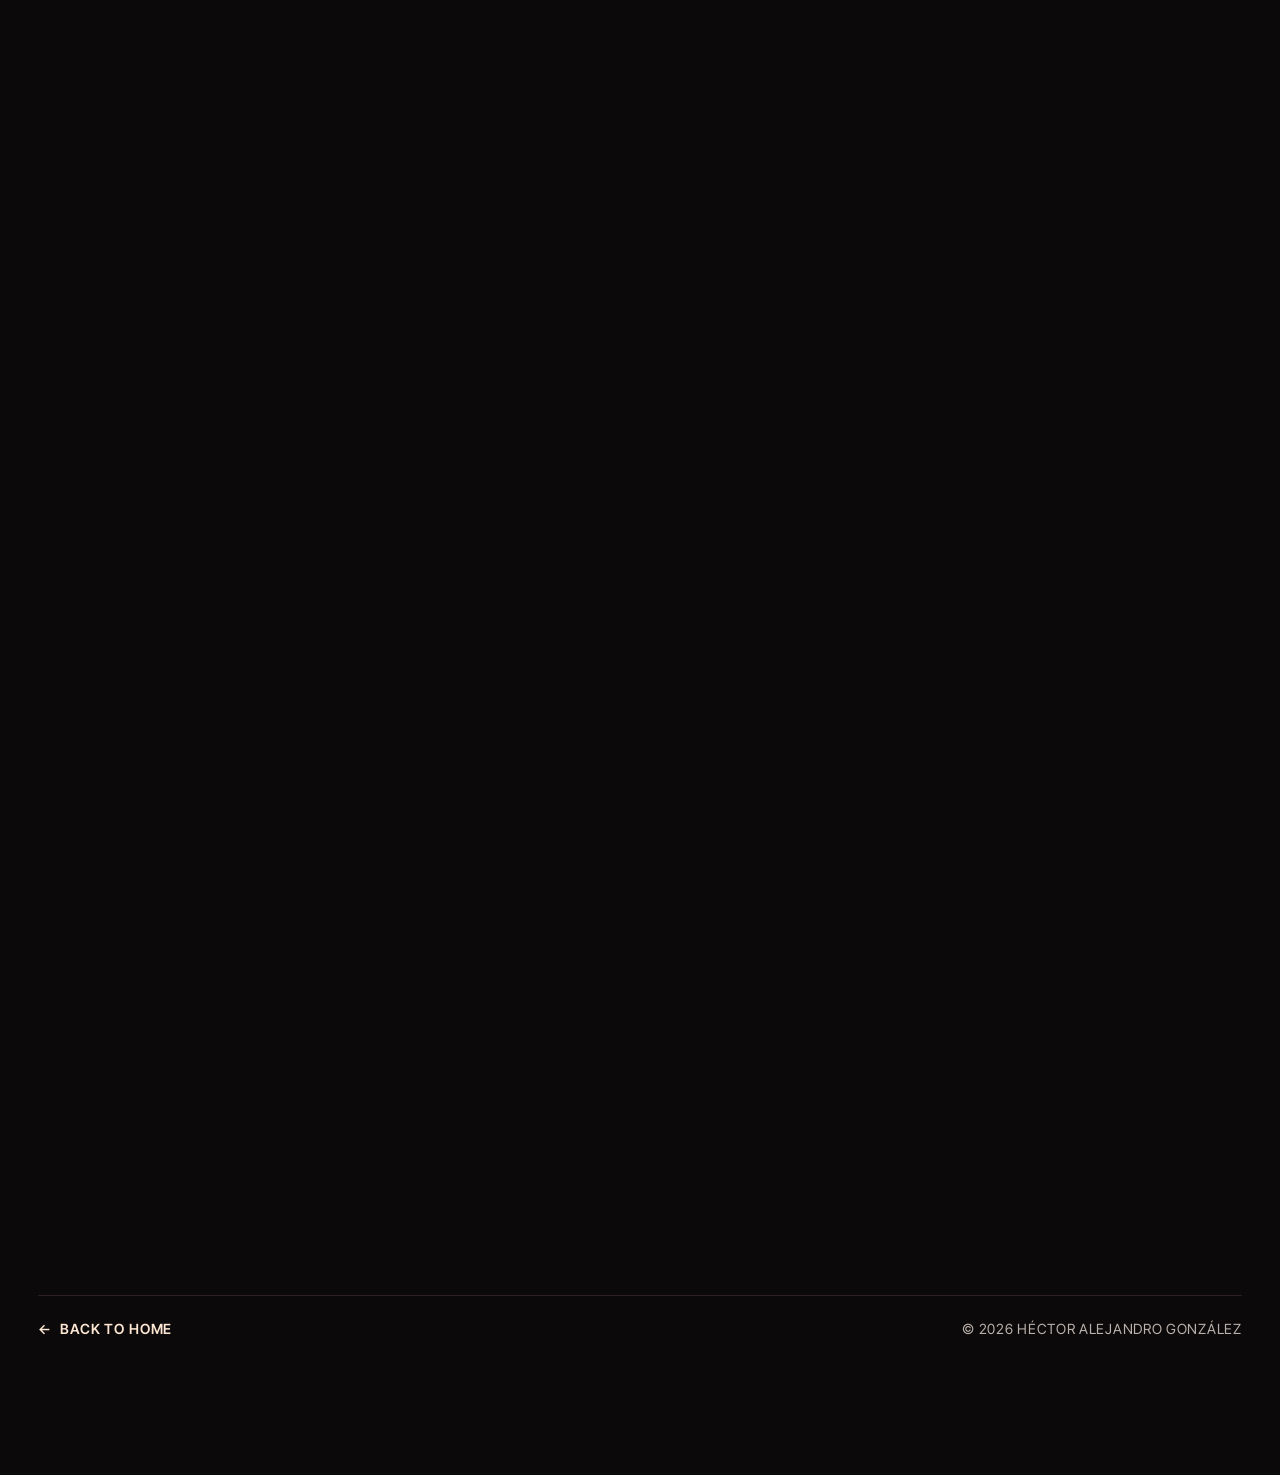
<file: built.html>
<!doctype html>
<html lang="en">
<head>
<meta charset="utf-8">
<meta name="color-scheme" content="dark">
<meta name="viewport" content="width=device-width, initial-scale=1">
<title>Built by Me · Héctor Alejandro González</title>
<link rel="icon" href="data:image/svg+xml,%3Csvg xmlns='http://www.w3.org/2000/svg' viewBox='0 0 32 32'%3E%3Crect width='32' height='32' rx='6' fill='%23A80008'/%3E%3Ctext x='16' y='23' font-family='Segoe UI,Arial,sans-serif' font-size='20' font-weight='800' fill='%23fff' text-anchor='middle'%3EH%3C/text%3E%3C/svg%3E">
<link rel="preconnect" href="https://fonts.googleapis.com">
<link rel="preconnect" href="https://fonts.gstatic.com" crossorigin>
<link href="https://fonts.googleapis.com/css2?family=Anton&family=Inter+Tight:wght@400;500;600&display=swap" rel="stylesheet">
<script>
  // Turn on the animated version only when JavaScript runs and the visitor allows motion.
  (function () {
    var d = document.documentElement;
    d.classList.add('js');
    if (!window.matchMedia('(prefers-reduced-motion: reduce)').matches) d.classList.add('motion');
  })();
</script>
<link rel="stylesheet" href="styles.css">
</head>
<body>

<div class="bar" id="bar">
  <a class="logo" href="index.html" aria-label="Héctor Alejandro González, home page">HAG</a>
  <nav class="bar-links" aria-label="Quick links">
    <a href="index.html#what-i-bring">What I bring</a>
    <a href="index.html#why-interpreter">Why me</a>
    <a href="built.html">Built by Me</a>
    <a href="index.html#tools">Tools I work with</a>
    <a href="experience.html">Experience</a>
    <a href="index.html#contact">Contact</a>
  </nav>
  <div class="bar-right">
    <a class="btn ghost small bar-cv" href="Hector_Alejandro_Gonzalez_CV.pdf" download>Download CV</a>
    <a class="btn primary small" href="https://calendly.com/h-alejandro-gonzalez00/30min" target="_blank" rel="noopener">Book a call</a>
    <button class="menu-btn" id="menuBtn" aria-expanded="false" aria-controls="menu" aria-label="Menu"><span></span><span></span></button>
  </div>
</div>

<nav class="menu" id="menu" aria-label="Sections">
  <ol>
    <li><a href="index.html#what-i-bring" data-n="01">What I bring</a></li>
    <li><a href="index.html#why-interpreter" data-n="02">Why me</a></li>
    <li><a href="built.html" data-n="03">Built by Me</a></li>
    <li><a href="index.html#tools" data-n="04">Tools I work with</a></li>
    <li><a href="experience.html" data-n="05">Experience</a></li>
    <li><a href="index.html#contact" data-n="06">Contact</a></li>
  </ol>
  <div class="menu-foot">
    <a class="btn primary small" href="https://calendly.com/h-alejandro-gonzalez00/30min" target="_blank" rel="noopener">Book a call</a>
    <a class="btn ghost small" href="mailto:h.alejandro.gonzalez00@gmail.com">Email me</a>
    <a class="btn ghost small" href="https://www.linkedin.com/in/h%C3%A9ctor-alejandro-gonz%C3%A1lez-82b1aa234/" target="_blank" rel="noopener">LinkedIn</a>
    <a class="btn ghost small" href="Hector_Alejandro_Gonzalez_CV.pdf" download>Download CV</a>
  </div>
</nav>

<main>
<div class="wrap">
  <header class="page-head">
    <a class="back" href="index.html">Back to home</a>
    <h1 class="page-title">Built by Me</h1>
    <p class="page-intro reveal">Everything you need: a presentation, a website, an app or a workflow. I can build it for you. Ideas are only the start: here are some I have turned into real things.</p>
  </header>
</div>

  <section id="projects" class="hsec" aria-labelledby="projects-h">
    <div class="hwrap">
      <div class="hsticky">
      <div class="wrap"><h2 class="label" id="projects-h">Projects</h2></div>
        <div class="track">
          <div class="card info project"><div class="card-top"><span class="num" aria-hidden="true">01</span><span class="tag-done">Finished</span></div><div class="shot" aria-hidden="true"></div><h3 class="title">This website</h3><p class="txt">I designed and built this portfolio with Claude Code, using HTML, CSS and JavaScript, with Git and GitHub to track every change. The opening animation, the sliding and stacking cards and the glowing hovers are all custom-built.</p></div>
          <div class="card info project"><div class="card-top"><span class="num" aria-hidden="true">02</span><span class="soon">Coming soon</span></div><div class="shot" aria-hidden="true"></div><h3 class="title">Apps and games</h3><p class="txt">If you need an app or a game, I can build it. With Claude Code and AI design tools, I can turn an idea into something people can use, quickly. My first ones are on the way.</p></div>
          <div class="card info project"><div class="card-top"><span class="num" aria-hidden="true">03</span><span class="tag-done">Finished</span></div><div class="shot" aria-hidden="true"></div><h3 class="title">English–Spanish glossary for executive assistants</h3><p class="txt">A bilingual study guide for executive and virtual assistance: everyday vocabulary, verbs, expressions, idioms by situation, abbreviations, false friends, and a section on British English and its spelling differences.</p><a class="card-link" href="English-Spanish_Glossary_Executive_Assistants.pdf" download>Download the glossary (PDF)</a></div>
          <div class="card info project"><div class="card-top"><span class="num" aria-hidden="true">04</span><span class="soon">Coming soon</span></div><div class="shot" aria-hidden="true"></div><h3 class="title">Alejandro's glossary translator</h3><p class="txt">A page where you type a word, a short phrase or a small piece of text and get its translation from my own English–Spanish glossary: the same terms, idioms and false friends I use as an interpreter and assistant.</p></div>
          <div class="card info project"><div class="card-top"><span class="num" aria-hidden="true">05</span><span class="soon">Coming soon</span></div><div class="shot" aria-hidden="true"></div><h3 class="title">Bilingual client intake</h3><p class="txt">My next build: a demo that greets new clients in English or Spanish, asks the right questions and hands their details to the team, so no one waits for a translator.</p></div>
          <div class="card info project"><div class="card-top"><span class="num" aria-hidden="true">06</span><span class="soon">Coming soon</span></div><div class="shot" aria-hidden="true"></div><h3 class="title">Cover-letter system</h3><p class="txt">A workflow that turns any job post into a tailored cover letter and CV, matched to what the employer asks for. I will share it once I have results to show.</p></div>
        </div>
        <div class="progress" aria-hidden="true"><i></i></div>
      </div>
    </div>
  </section>

<div class="wrap">
  <footer class="page-foot">
    <a class="back" href="index.html">Back to home</a>
    <span>© 2026 Héctor Alejandro González</span>
  </footer>
</div>
</main>

<script src="page.js"></script>
<script src="hscroll.js"></script>
<script src="hover.js"></script>
<script src="booking.js"></script>
<script src="email.js"></script>
</body>
</html>
</file>
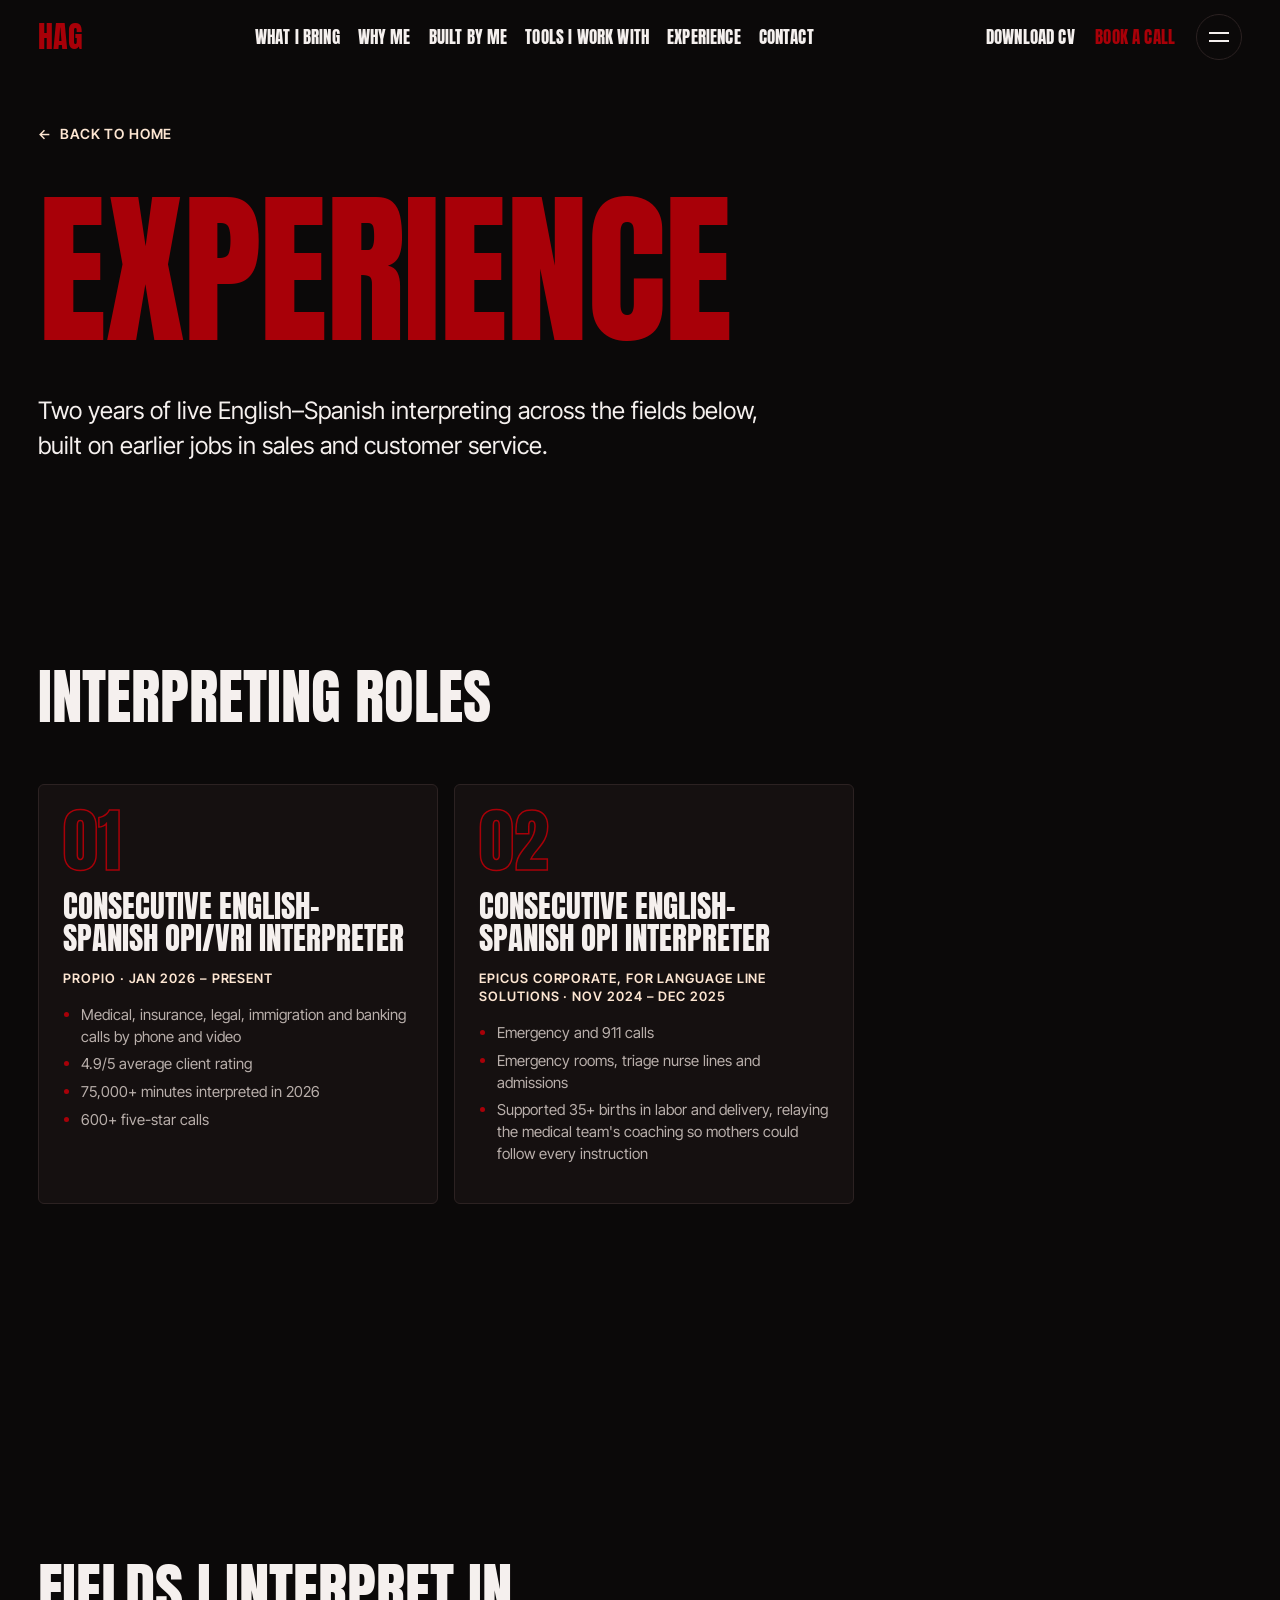
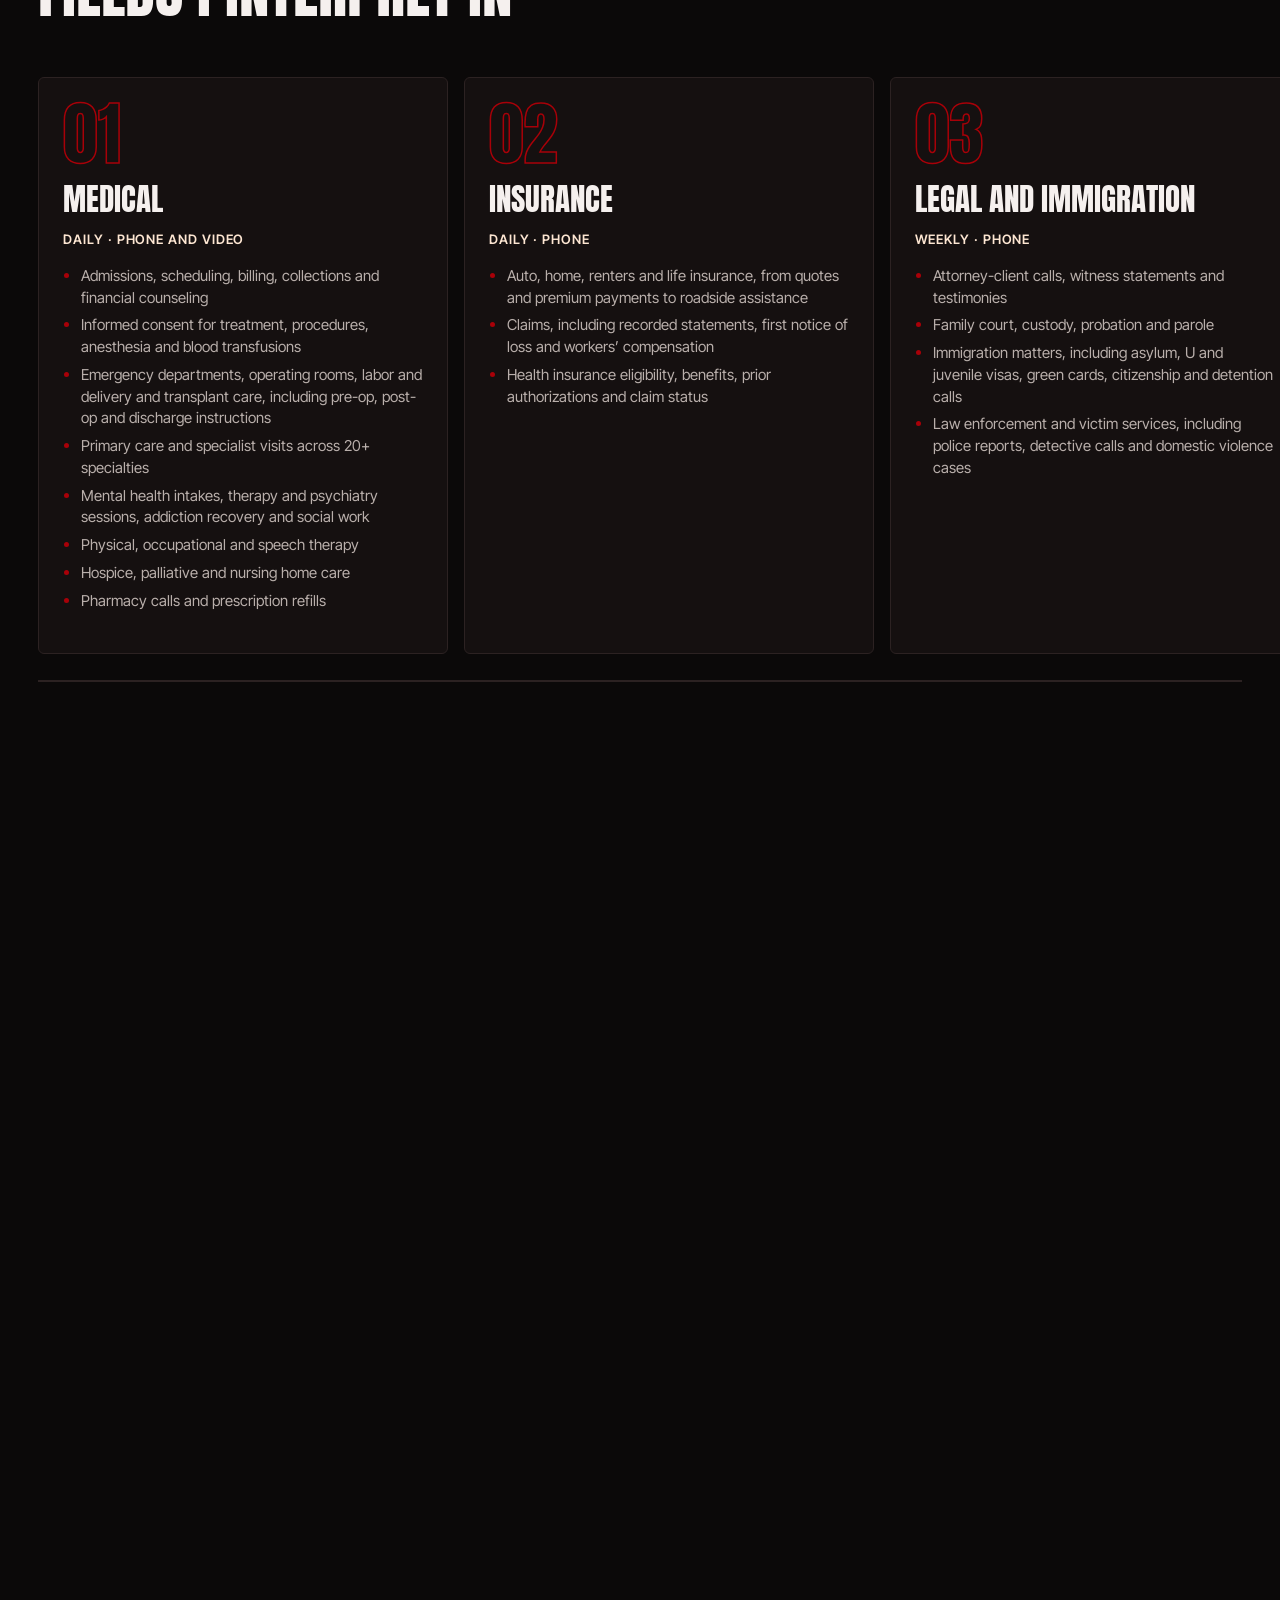
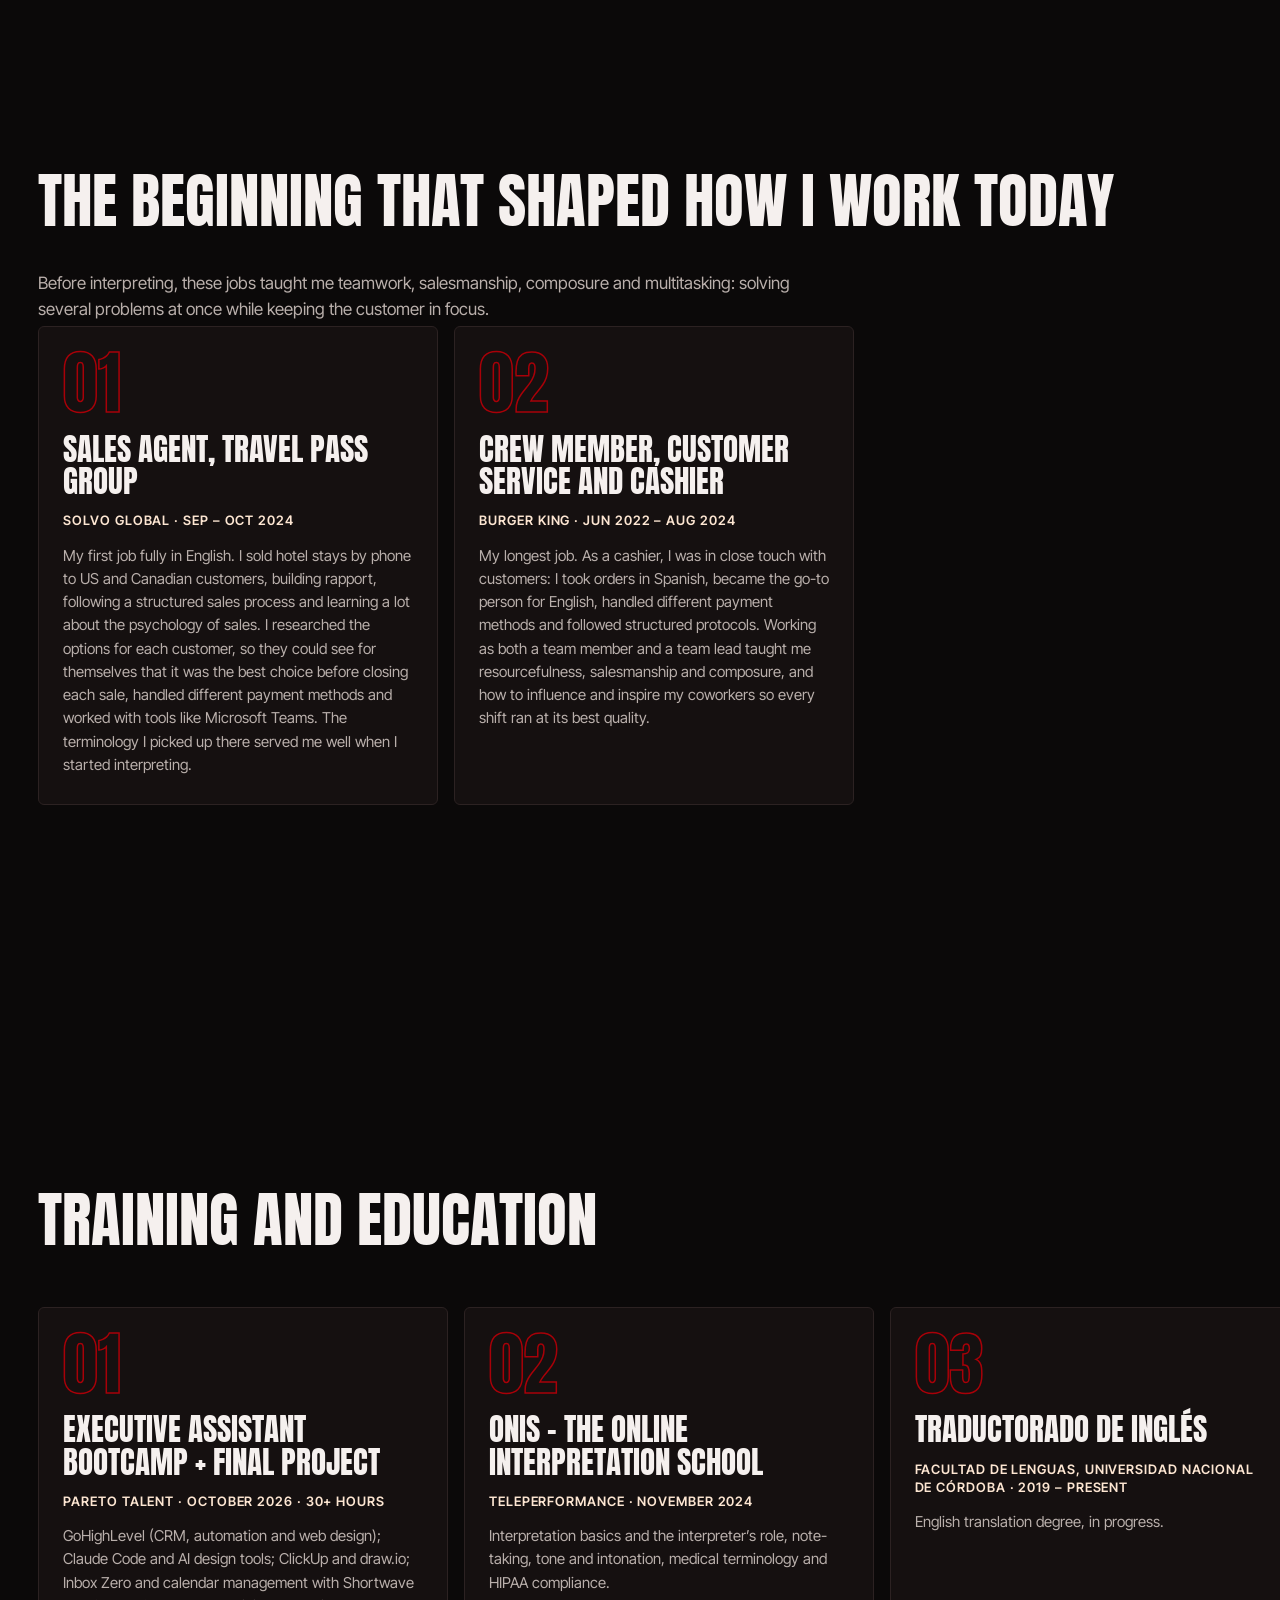
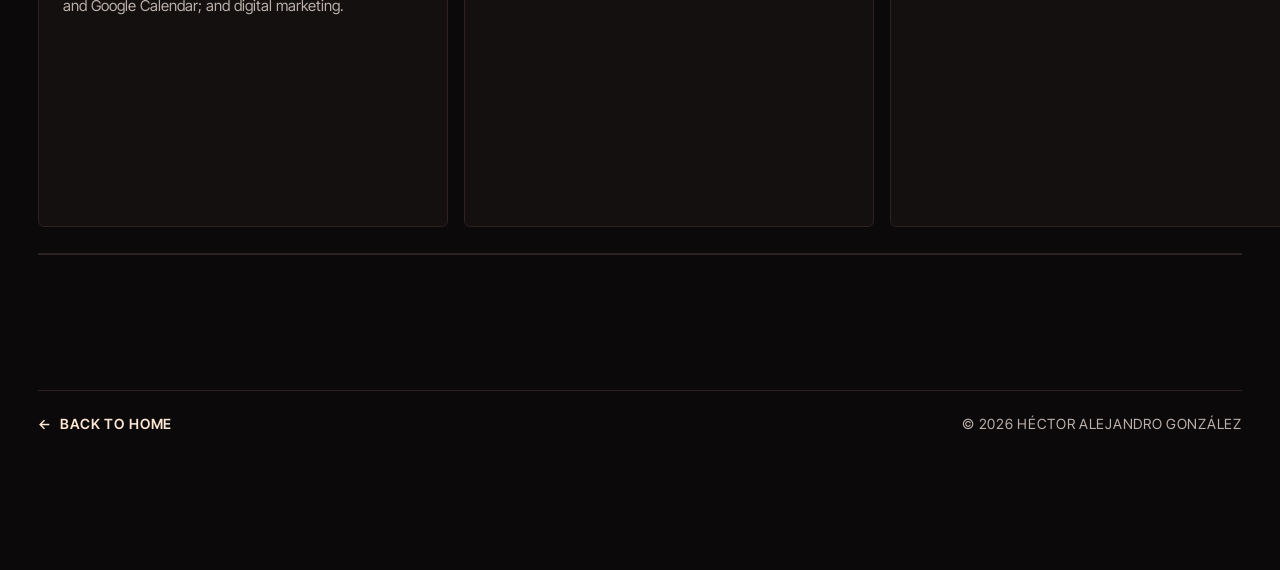
<file: experience.html>
<!doctype html>
<html lang="en">
<head>
<meta charset="utf-8">
<meta name="color-scheme" content="dark">
<meta name="viewport" content="width=device-width, initial-scale=1">
<title>Experience · Héctor Alejandro González</title>
<link rel="icon" href="data:image/svg+xml,%3Csvg xmlns='http://www.w3.org/2000/svg' viewBox='0 0 32 32'%3E%3Crect width='32' height='32' rx='6' fill='%23A80008'/%3E%3Ctext x='16' y='23' font-family='Segoe UI,Arial,sans-serif' font-size='20' font-weight='800' fill='%23fff' text-anchor='middle'%3EH%3C/text%3E%3C/svg%3E">
<link rel="preconnect" href="https://fonts.googleapis.com">
<link rel="preconnect" href="https://fonts.gstatic.com" crossorigin>
<link href="https://fonts.googleapis.com/css2?family=Anton&family=Inter+Tight:wght@400;500;600&display=swap" rel="stylesheet">
<script>
  // Turn on the animated version only when JavaScript runs and the visitor allows motion.
  (function () {
    var d = document.documentElement;
    d.classList.add('js');
    if (!window.matchMedia('(prefers-reduced-motion: reduce)').matches) d.classList.add('motion');
  })();
</script>
<link rel="stylesheet" href="styles.css">
</head>
<body>

<div class="bar" id="bar">
  <a class="logo" href="index.html" aria-label="Héctor Alejandro González, home page">HAG</a>
  <nav class="bar-links" aria-label="Quick links">
    <a href="index.html#what-i-bring">What I bring</a>
    <a href="index.html#why-interpreter">Why me</a>
    <a href="built.html">Built by Me</a>
    <a href="index.html#tools">Tools I work with</a>
    <a href="experience.html">Experience</a>
    <a href="index.html#contact">Contact</a>
  </nav>
  <div class="bar-right">
    <a class="btn ghost small bar-cv" href="Hector_Alejandro_Gonzalez_CV.pdf" download>Download CV</a>
    <a class="btn primary small" href="https://calendly.com/h-alejandro-gonzalez00/30min" target="_blank" rel="noopener">Book a call</a>
    <button class="menu-btn" id="menuBtn" aria-expanded="false" aria-controls="menu" aria-label="Menu"><span></span><span></span></button>
  </div>
</div>

<nav class="menu" id="menu" aria-label="Sections">
  <ol>
    <li><a href="index.html#what-i-bring" data-n="01">What I bring</a></li>
    <li><a href="index.html#why-interpreter" data-n="02">Why me</a></li>
    <li><a href="built.html" data-n="03">Built by Me</a></li>
    <li><a href="index.html#tools" data-n="04">Tools I work with</a></li>
    <li><a href="experience.html" data-n="05">Experience</a></li>
    <li><a href="index.html#contact" data-n="06">Contact</a></li>
  </ol>
  <div class="menu-foot">
    <a class="btn primary small" href="https://calendly.com/h-alejandro-gonzalez00/30min" target="_blank" rel="noopener">Book a call</a>
    <a class="btn ghost small" href="mailto:h.alejandro.gonzalez00@gmail.com">Email me</a>
    <a class="btn ghost small" href="https://www.linkedin.com/in/h%C3%A9ctor-alejandro-gonz%C3%A1lez-82b1aa234/" target="_blank" rel="noopener">LinkedIn</a>
    <a class="btn ghost small" href="Hector_Alejandro_Gonzalez_CV.pdf" download>Download CV</a>
  </div>
</nav>

<main>
<div class="wrap">
  <header class="page-head">
    <a class="back" href="index.html">Back to home</a>
    <h1 class="page-title">Experience</h1>
    <p class="page-intro reveal">Two years of live English–Spanish interpreting across the fields below, built on earlier jobs in sales and customer service.</p>
  </header>
</div>

  <section id="roles" class="hsec" aria-labelledby="roles-h">
    <div class="hwrap">
      <div class="hsticky">
      <div class="wrap"><h2 class="label" id="roles-h">Interpreting roles</h2></div>
        <div class="track">
          <div class="card info"><div class="card-top"><span class="num" aria-hidden="true">01</span></div><h3 class="title">Consecutive English–Spanish OPI/VRI Interpreter</h3><p class="meta">Propio · Jan 2026 – Present</p><ul class="pts"><li>Medical, insurance, legal, immigration and banking calls by phone and video</li><li>4.9/5 average client rating</li><li>75,000+ minutes interpreted in 2026</li><li>600+ five-star calls</li></ul></div>
          <div class="card info"><div class="card-top"><span class="num" aria-hidden="true">02</span></div><h3 class="title">Consecutive English–Spanish OPI Interpreter</h3><p class="meta">Epicus Corporate, for Language Line Solutions · Nov 2024 – Dec 2025</p><ul class="pts"><li>Emergency and 911 calls</li><li>Emergency rooms, triage nurse lines and admissions</li><li>Supported 35+ births in labor and delivery, relaying the medical team's coaching so mothers could follow every instruction</li></ul></div>
        </div>
        <div class="progress" aria-hidden="true"><i></i></div>
      </div>
    </div>
  </section>

  <section id="fields" class="hsec" aria-labelledby="fields-h">
    <div class="hwrap">
      <div class="hsticky">
      <div class="wrap"><h2 class="label" id="fields-h">Fields I interpret in</h2></div>
        <div class="track">
          <div class="card info"><div class="card-top"><span class="num" aria-hidden="true">01</span></div><h3 class="title">Medical</h3><p class="meta">Daily · phone and video</p><ul class="pts"><li>Admissions, scheduling, billing, collections and financial counseling</li><li>Informed consent for treatment, procedures, anesthesia and blood transfusions</li><li>Emergency departments, operating rooms, labor and delivery and transplant care, including pre-op, post-op and discharge instructions</li><li>Primary care and specialist visits across 20+ specialties</li><li>Mental health intakes, therapy and psychiatry sessions, addiction recovery and social work</li><li>Physical, occupational and speech therapy</li><li>Hospice, palliative and nursing home care</li><li>Pharmacy calls and prescription refills</li></ul></div>
          <div class="card info"><div class="card-top"><span class="num" aria-hidden="true">02</span></div><h3 class="title">Insurance</h3><p class="meta">Daily · phone</p><ul class="pts"><li>Auto, home, renters and life insurance, from quotes and premium payments to roadside assistance</li><li>Claims, including recorded statements, first notice of loss and workers’ compensation</li><li>Health insurance eligibility, benefits, prior authorizations and claim status</li></ul></div>
          <div class="card info"><div class="card-top"><span class="num" aria-hidden="true">03</span></div><h3 class="title">Legal and immigration</h3><p class="meta">Weekly · phone</p><ul class="pts"><li>Attorney-client calls, witness statements and testimonies</li><li>Family court, custody, probation and parole</li><li>Immigration matters, including asylum, U and juvenile visas, green cards, citizenship and detention calls</li><li>Law enforcement and victim services, including police reports, detective calls and domestic violence cases</li></ul></div>
          <div class="card info"><div class="card-top"><span class="num" aria-hidden="true">04</span></div><h3 class="title">Banking and customer service</h3><p class="meta">Weekly · phone</p><ul class="pts"><li>New accounts, cards, loans, mortgages, fraud and disputed charges</li><li>Billing, payments, auto-pay and collections</li><li>Renewals, upgrades, plan changes and cancellations</li><li>Government benefits, including Medicaid, Medicare, Social Security, SNAP, unemployment and housing assistance</li><li>Utilities and telecom, from service reinstatement to move-ins and move-outs</li><li>Hotel, flight and vacation package bookings</li><li>Technical support, retail orders, shipping and returns</li><li>Interpreted outbound calls, voicemails, conference calls and status updates</li></ul></div>
          <div class="card info"><div class="card-top"><span class="num" aria-hidden="true">05</span></div><h3 class="title">Education</h3><p class="meta">Weekly · video</p><ul class="pts"><li>Parent-teacher conferences</li><li>Special education (IEP) meetings</li></ul></div>
        </div>
        <div class="progress" aria-hidden="true"><i></i></div>
      </div>
    </div>
  </section>

  <section id="shaped" class="hsec" aria-labelledby="shaped-h">
    <div class="hwrap">
      <div class="hsticky">
      <div class="wrap"><h2 class="label" id="shaped-h">The beginning that shaped how I work today</h2><p class="sec-intro">Before interpreting, these jobs taught me teamwork, salesmanship, composure and multitasking: solving several problems at once while keeping the customer in focus.</p></div>
        <div class="track">
          <div class="card info"><div class="card-top"><span class="num" aria-hidden="true">01</span></div><h3 class="title">Sales Agent, Travel Pass Group</h3><p class="meta">Solvo Global · Sep – Oct 2024</p><p class="txt">My first job fully in English. I sold hotel stays by phone to US and Canadian customers, building rapport, following a structured sales process and learning a lot about the psychology of sales. I researched the options for each customer, so they could see for themselves that it was the best choice before closing each sale, handled different payment methods and worked with tools like Microsoft Teams. The terminology I picked up there served me well when I started interpreting.</p></div>
          <div class="card info"><div class="card-top"><span class="num" aria-hidden="true">02</span></div><h3 class="title">Crew Member, Customer Service and Cashier</h3><p class="meta">Burger King · Jun 2022 – Aug 2024</p><p class="txt">My longest job. As a cashier, I was in close touch with customers: I took orders in Spanish, became the go-to person for English, handled different payment methods and followed structured protocols. Working as both a team member and a team lead taught me resourcefulness, salesmanship and composure, and how to influence and inspire my coworkers so every shift ran at its best quality.</p></div>
        </div>
        <div class="progress" aria-hidden="true"><i></i></div>
      </div>
    </div>
  </section>

  <section id="training" class="hsec" aria-labelledby="training-h">
    <div class="hwrap">
      <div class="hsticky">
      <div class="wrap"><h2 class="label" id="training-h">Training and education</h2></div>
        <div class="track">
          <div class="card info"><div class="card-top"><span class="num" aria-hidden="true">01</span></div><h3 class="title">Executive Assistant Bootcamp + Final Project</h3><p class="meta">Pareto Talent · October 2026 · 30+ hours</p><p class="txt">GoHighLevel (CRM, automation and web design); Claude Code and AI design tools; ClickUp and draw.io; Inbox Zero and calendar management with Shortwave and Google Calendar; and digital marketing.</p></div>
          <div class="card info"><div class="card-top"><span class="num" aria-hidden="true">02</span></div><h3 class="title">ONIS – The Online Interpretation School</h3><p class="meta">Teleperformance · November 2024</p><p class="txt">Interpretation basics and the interpreter’s role, note-taking, tone and intonation, medical terminology and HIPAA compliance.</p></div>
          <div class="card info"><div class="card-top"><span class="num" aria-hidden="true">03</span></div><h3 class="title">Traductorado de Inglés</h3><p class="meta">Facultad de Lenguas, Universidad Nacional de Córdoba · 2019 – Present</p><p class="txt">English translation degree, in progress.</p></div>
        </div>
        <div class="progress" aria-hidden="true"><i></i></div>
      </div>
    </div>
  </section>

<div class="wrap">
  <footer class="page-foot">
    <a class="back" href="index.html">Back to home</a>
    <span>© 2026 Héctor Alejandro González</span>
  </footer>
</div>
</main>

<script src="page.js"></script>
<script src="hscroll.js"></script>
<script src="hover.js"></script>
<script src="booking.js"></script>
<script src="email.js"></script>
</body>
</html>
</file>
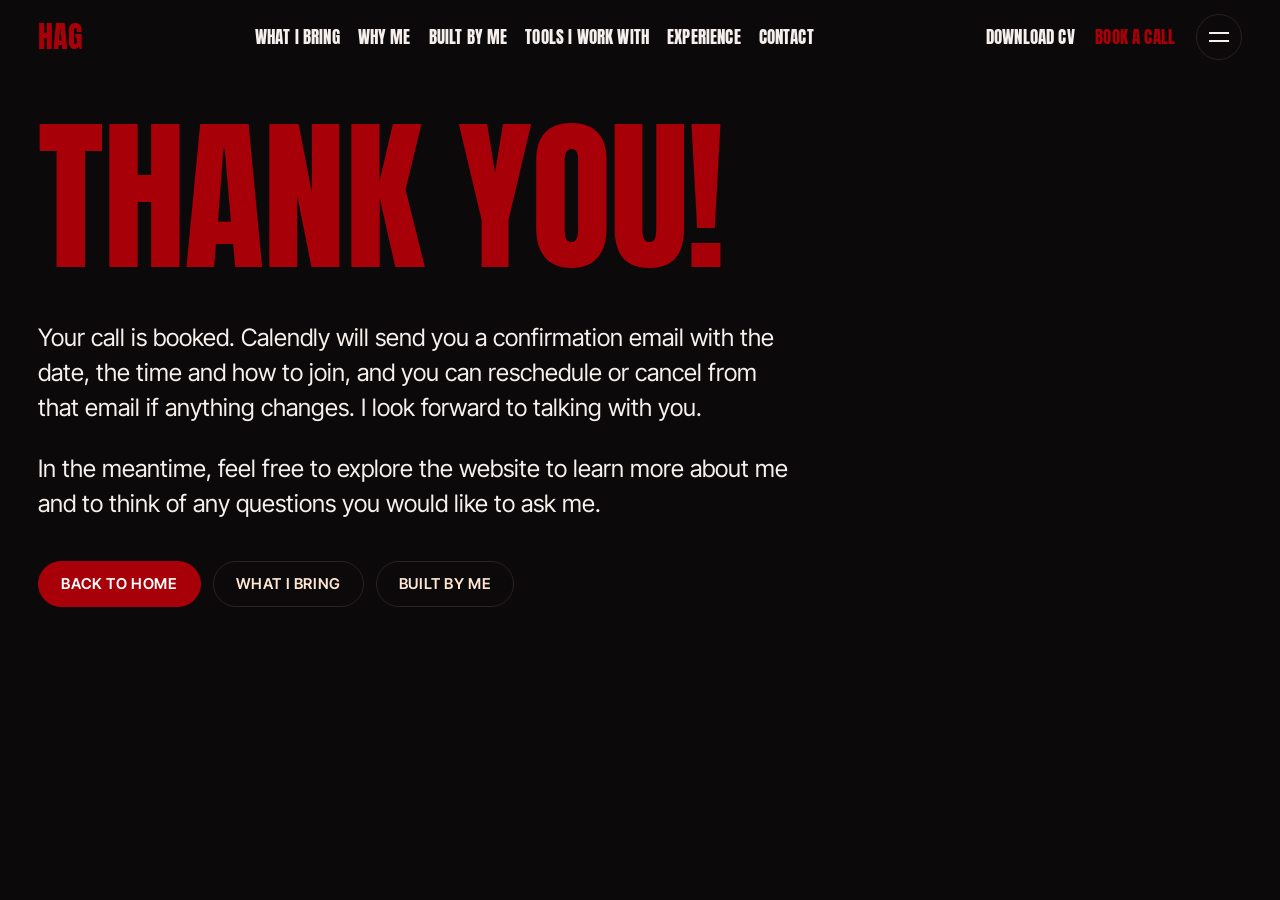
<file: thank-you.html>
<!doctype html>
<html lang="en">
<head>
<meta charset="utf-8">
<meta name="color-scheme" content="dark">
<meta name="viewport" content="width=device-width, initial-scale=1">
<meta name="robots" content="noindex">
<title>Thank you · Héctor Alejandro González</title>
<link rel="icon" href="data:image/svg+xml,%3Csvg xmlns='http://www.w3.org/2000/svg' viewBox='0 0 32 32'%3E%3Crect width='32' height='32' rx='6' fill='%23A80008'/%3E%3Ctext x='16' y='23' font-family='Segoe UI,Arial,sans-serif' font-size='20' font-weight='800' fill='%23fff' text-anchor='middle'%3EH%3C/text%3E%3C/svg%3E">
<link rel="preconnect" href="https://fonts.googleapis.com">
<link rel="preconnect" href="https://fonts.gstatic.com" crossorigin>
<link href="https://fonts.googleapis.com/css2?family=Anton&family=Inter+Tight:wght@400;500;600&display=swap" rel="stylesheet">
<script>
  // Turn on the animated version only when JavaScript runs and the visitor allows motion.
  (function () {
    var d = document.documentElement;
    d.classList.add('js');
    if (!window.matchMedia('(prefers-reduced-motion: reduce)').matches) d.classList.add('motion');
  })();
</script>
<link rel="stylesheet" href="styles.css">
</head>
<body>

<div class="bar" id="bar">
  <a class="logo" href="index.html" aria-label="Héctor Alejandro González, home page">HAG</a>
  <nav class="bar-links" aria-label="Quick links">
    <a href="index.html#what-i-bring">What I bring</a>
    <a href="index.html#why-interpreter">Why me</a>
    <a href="built.html">Built by Me</a>
    <a href="index.html#tools">Tools I work with</a>
    <a href="experience.html">Experience</a>
    <a href="index.html#contact">Contact</a>
  </nav>
  <div class="bar-right">
    <a class="btn ghost small bar-cv" href="Hector_Alejandro_Gonzalez_CV.pdf" download>Download CV</a>
    <a class="btn primary small" href="https://calendly.com/h-alejandro-gonzalez00/30min" target="_blank" rel="noopener">Book a call</a>
    <button class="menu-btn" id="menuBtn" aria-expanded="false" aria-controls="menu" aria-label="Menu"><span></span><span></span></button>
  </div>
</div>

<nav class="menu" id="menu" aria-label="Sections">
  <ol>
    <li><a href="index.html#what-i-bring" data-n="01">What I bring</a></li>
    <li><a href="index.html#why-interpreter" data-n="02">Why me</a></li>
    <li><a href="built.html" data-n="03">Built by Me</a></li>
    <li><a href="index.html#tools" data-n="04">Tools I work with</a></li>
    <li><a href="experience.html" data-n="05">Experience</a></li>
    <li><a href="index.html#contact" data-n="06">Contact</a></li>
  </ol>
  <div class="menu-foot">
    <a class="btn primary small" href="https://calendly.com/h-alejandro-gonzalez00/30min" target="_blank" rel="noopener">Book a call</a>
    <a class="btn ghost small" href="mailto:h.alejandro.gonzalez00@gmail.com">Email me</a>
    <a class="btn ghost small" href="https://www.linkedin.com/in/h%C3%A9ctor-alejandro-gonz%C3%A1lez-82b1aa234/" target="_blank" rel="noopener">LinkedIn</a>
    <a class="btn ghost small" href="Hector_Alejandro_Gonzalez_CV.pdf" download>Download CV</a>
  </div>
</nav>

<main>
<div class="wrap">
  <header class="page-head thanks">
    <h1 class="page-title">Thank you!</h1>
    <p class="page-intro reveal">Your call is booked. Calendly will send you a confirmation email with the date, the time and how to join, and you can reschedule or cancel from that email if anything changes. I look forward to talking with you.</p>
    <p class="page-intro reveal">In the meantime, feel free to explore the website to learn more about me and to think of any questions you would like to ask me.</p>
    <nav class="thanks-links reveal" aria-label="Keep exploring">
      <a class="btn primary" href="index.html">Back to home</a>
      <a class="btn ghost" href="what-i-bring.html">What I bring</a>
      <a class="btn ghost" href="built.html">Built by Me</a>
    </nav>
  </header>
</div>
</main>


<script src="page.js"></script>
<script src="booking.js"></script>
<script src="email.js"></script>
</body>
</html>
</file>
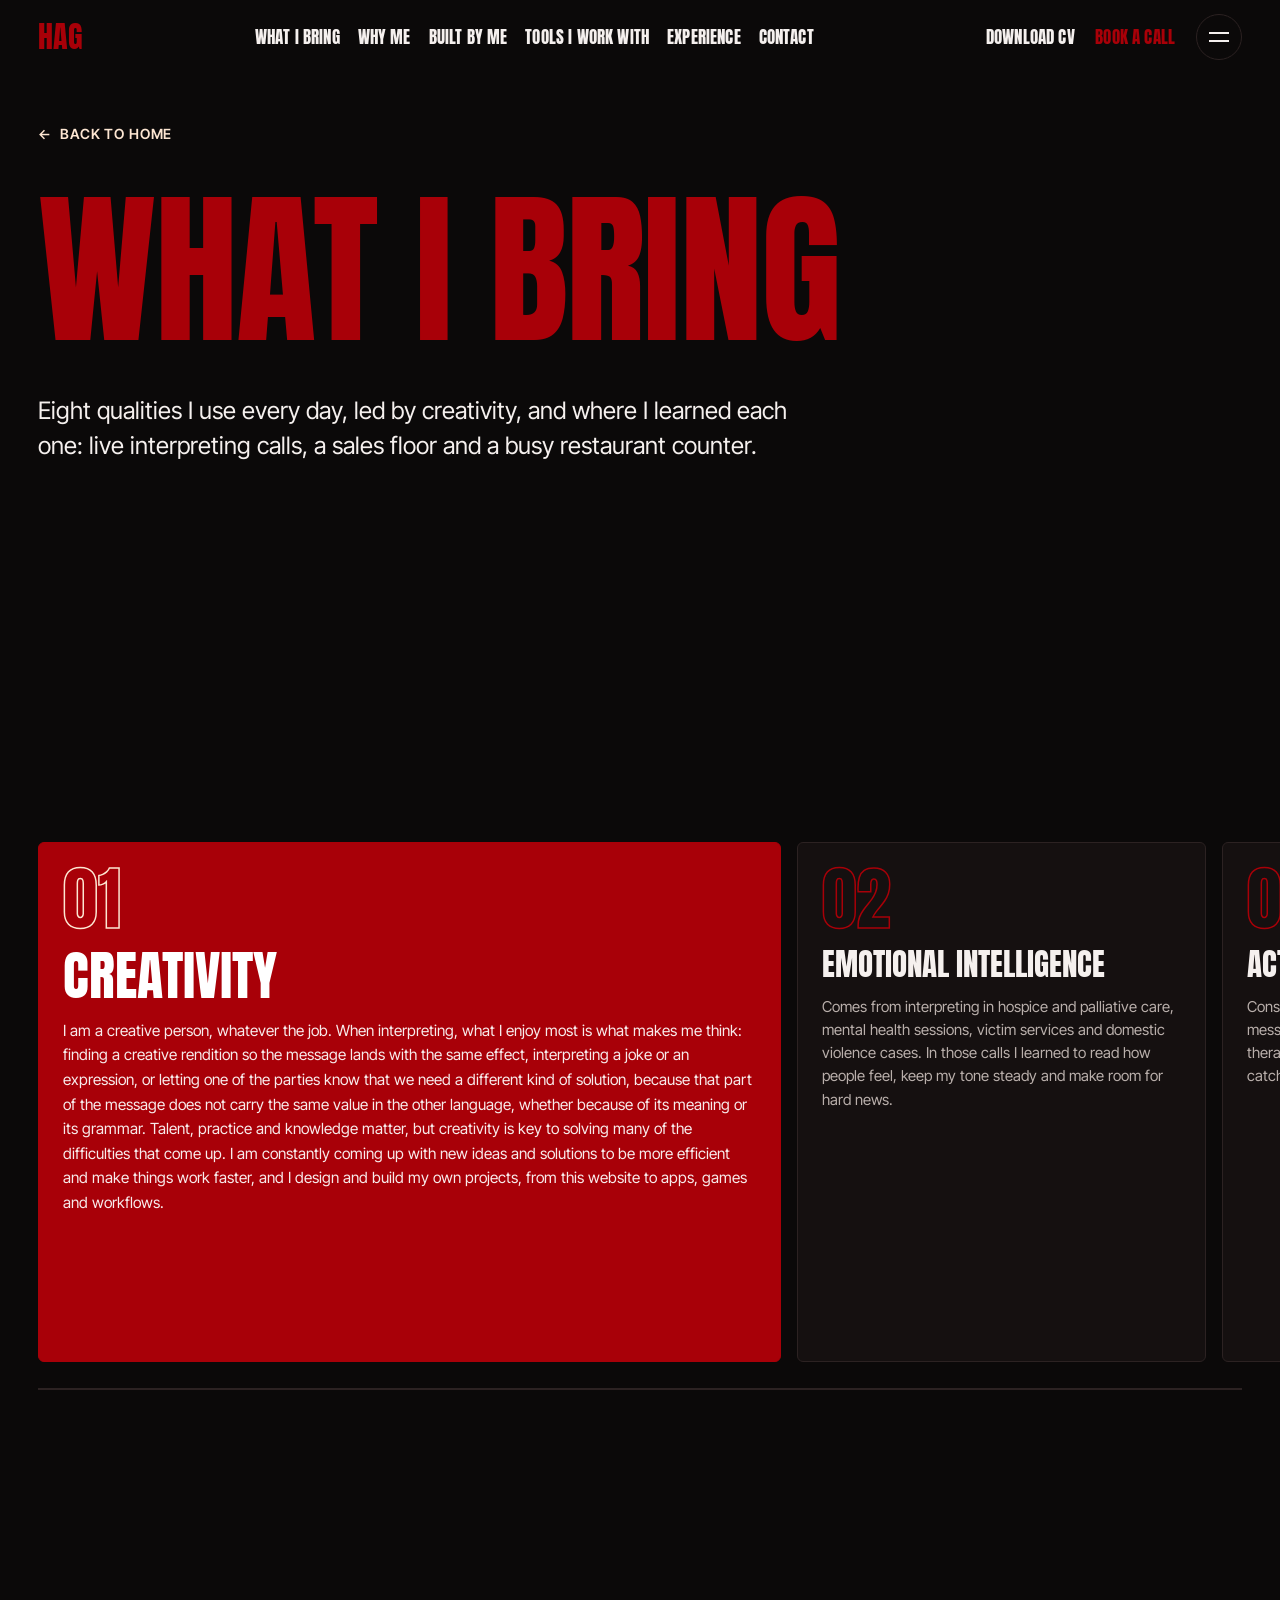
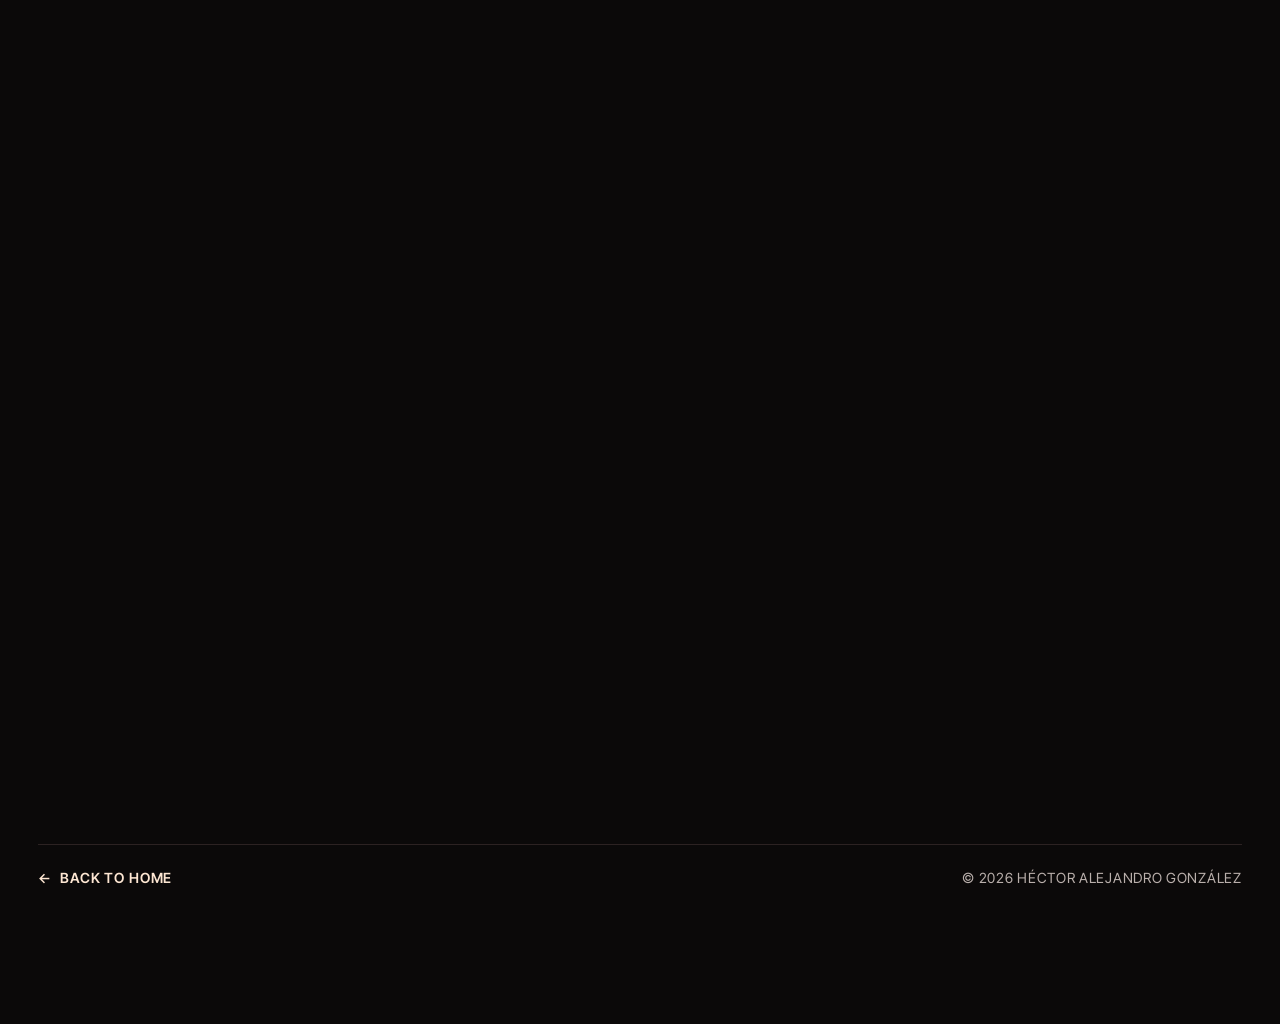
<file: what-i-bring.html>
<!doctype html>
<html lang="en">
<head>
<meta charset="utf-8">
<meta name="color-scheme" content="dark">
<meta name="viewport" content="width=device-width, initial-scale=1">
<title>What I bring · Héctor Alejandro González</title>
<link rel="icon" href="data:image/svg+xml,%3Csvg xmlns='http://www.w3.org/2000/svg' viewBox='0 0 32 32'%3E%3Crect width='32' height='32' rx='6' fill='%23A80008'/%3E%3Ctext x='16' y='23' font-family='Segoe UI,Arial,sans-serif' font-size='20' font-weight='800' fill='%23fff' text-anchor='middle'%3EH%3C/text%3E%3C/svg%3E">
<link rel="preconnect" href="https://fonts.googleapis.com">
<link rel="preconnect" href="https://fonts.gstatic.com" crossorigin>
<link href="https://fonts.googleapis.com/css2?family=Anton&family=Inter+Tight:wght@400;500;600&display=swap" rel="stylesheet">
<script>
  // Turn on the animated version only when JavaScript runs and the visitor allows motion.
  (function () {
    var d = document.documentElement;
    d.classList.add('js');
    if (!window.matchMedia('(prefers-reduced-motion: reduce)').matches) d.classList.add('motion');
  })();
</script>
<link rel="stylesheet" href="styles.css">
</head>
<body>

<div class="bar" id="bar">
  <a class="logo" href="index.html" aria-label="Héctor Alejandro González, home page">HAG</a>
  <nav class="bar-links" aria-label="Quick links">
    <a href="index.html#what-i-bring">What I bring</a>
    <a href="index.html#why-interpreter">Why me</a>
    <a href="built.html">Built by Me</a>
    <a href="index.html#tools">Tools I work with</a>
    <a href="experience.html">Experience</a>
    <a href="index.html#contact">Contact</a>
  </nav>
  <div class="bar-right">
    <a class="btn ghost small bar-cv" href="Hector_Alejandro_Gonzalez_CV.pdf" download>Download CV</a>
    <a class="btn primary small" href="https://calendly.com/h-alejandro-gonzalez00/30min" target="_blank" rel="noopener">Book a call</a>
    <button class="menu-btn" id="menuBtn" aria-expanded="false" aria-controls="menu" aria-label="Menu"><span></span><span></span></button>
  </div>
</div>

<nav class="menu" id="menu" aria-label="Sections">
  <ol>
    <li><a href="index.html#what-i-bring" data-n="01">What I bring</a></li>
    <li><a href="index.html#why-interpreter" data-n="02">Why me</a></li>
    <li><a href="built.html" data-n="03">Built by Me</a></li>
    <li><a href="index.html#tools" data-n="04">Tools I work with</a></li>
    <li><a href="experience.html" data-n="05">Experience</a></li>
    <li><a href="index.html#contact" data-n="06">Contact</a></li>
  </ol>
  <div class="menu-foot">
    <a class="btn primary small" href="https://calendly.com/h-alejandro-gonzalez00/30min" target="_blank" rel="noopener">Book a call</a>
    <a class="btn ghost small" href="mailto:h.alejandro.gonzalez00@gmail.com">Email me</a>
    <a class="btn ghost small" href="https://www.linkedin.com/in/h%C3%A9ctor-alejandro-gonz%C3%A1lez-82b1aa234/" target="_blank" rel="noopener">LinkedIn</a>
    <a class="btn ghost small" href="Hector_Alejandro_Gonzalez_CV.pdf" download>Download CV</a>
  </div>
</nav>

<main>
<div class="wrap">
  <header class="page-head">
    <a class="back" href="index.html">Back to home</a>
    <h1 class="page-title">What I bring</h1>
    <p class="page-intro reveal">Eight qualities I use every day, led by creativity, and where I learned each one: live interpreting calls, a sales floor and a busy restaurant counter.</p>
  </header>
</div>

  <section id="all-values" class="hsec" aria-label="What I bring">
    <div class="hwrap">
      <div class="hsticky">
        <div class="track">
          <div class="card info creative"><div class="card-top"><span class="num" aria-hidden="true">01</span></div><h3 class="title">Creativity</h3><p class="txt">I am a creative person, whatever the job. When interpreting, what I enjoy most is what makes me think: finding a creative rendition so the message lands with the same effect, interpreting a joke or an expression, or letting one of the parties know that we need a different kind of solution, because that part of the message does not carry the same value in the other language, whether because of its meaning or its grammar. Talent, practice and knowledge matter, but creativity is key to solving many of the difficulties that come up. I am constantly coming up with new ideas and solutions to be more efficient and make things work faster, and I design and build my own projects, from this website to apps, games and workflows.</p></div>
          <div class="card info"><div class="card-top"><span class="num" aria-hidden="true">02</span></div><h3 class="title">Emotional intelligence</h3><p class="txt">Comes from interpreting in hospice and palliative care, mental health sessions, victim services and domestic violence cases. In those calls I learned to read how people feel, keep my tone steady and make room for hard news.</p></div>
          <div class="card info"><div class="card-top"><span class="num" aria-hidden="true">03</span></div><h3 class="title">Active listening</h3><p class="txt">Consecutive interpreting means hearing the whole message before I say a word. Attorney-client calls, therapy sessions and witness statements taught me to catch the meaning, the tone and what is left unsaid.</p></div>
          <div class="card info"><div class="card-top"><span class="num" aria-hidden="true">04</span></div><h3 class="title">Resourcefulness</h3><p class="txt">At Burger King, as a team member and a team lead, I learned to solve whatever came up during a shift with what was at hand. At Solvo, I researched the options for each customer and built rapport, so they could see for themselves that it was the best choice before closing each sale.</p></div>
          <div class="card info"><div class="card-top"><span class="num" aria-hidden="true">05</span></div><h3 class="title">Proactiveness</h3><p class="txt">I like to stay one step ahead. I think of possible solutions before something becomes a problem, I always do something extra, and if I see that something is wrong, I let you know right away. I keep learning and improving, too.</p></div>
          <div class="card info"><div class="card-top"><span class="num" aria-hidden="true">06</span></div><h3 class="title">Composure under pressure</h3><p class="txt">I interpret in emergency rooms, operating rooms and labor and delivery, and I have supported 35+ births. In those calls, staying calm is part of the job, and I bring that same calm to any deadline.</p></div>
          <div class="card info"><div class="card-top"><span class="num" aria-hidden="true">07</span></div><h3 class="title">Detail-oriented</h3><p class="txt">I double-check everything before I say it or send it. When I give an answer or finish a task, I&rsquo;m sure it&rsquo;s right. Interpreting taught me this: one wrong word can change the whole message.</p></div>
          <div class="card info"><div class="card-top"><span class="num" aria-hidden="true">08</span></div><h3 class="title">Teamwork</h3><p class="txt">At Burger King, I worked as a team member and a team lead, influencing and inspiring my coworkers so every shift ran at its best quality. As an interpreter, I work alongside doctors, nurses, attorneys and agents so each call gets where it needs to go.</p></div>
        </div>
        <div class="progress" aria-hidden="true"><i></i></div>
      </div>
    </div>
  </section>

<div class="wrap">
  <footer class="page-foot">
    <a class="back" href="index.html">Back to home</a>
    <span>© 2026 Héctor Alejandro González</span>
  </footer>
</div>
</main>

<script src="page.js"></script>
<script src="hscroll.js"></script>
<script src="hover.js"></script>
<script src="booking.js"></script>
<script src="email.js"></script>
</body>
</html>
</file>
<file: styles.css>
/* Shared styles for every page of the site */
:root {
  /* brand colors (CV and letters) */
  --red: #A80008;       /* fills: intro screen, contact block, buttons */
  --orange: #FC5A05;
  --burnt: #E03A07;
  --peach: #FDE6D2;
  /* dark theme */
  --bg: #0B0909;
  --surface: #151010;
  --line: #2C2222;
  --text: #F5F0EE;
  --muted: #B9AFAB;
  --red-text: #A80008;  /* one red across the site: the brand red, same as the Contact block and opening screen */
  --display: "Anton", "Impact", "Arial Narrow", sans-serif;
  --sans: "Inter Tight", "Segoe UI", system-ui, -apple-system, Arial, sans-serif;
  --gutter: clamp(16px, 3vw, 40px);
  --ease: cubic-bezier(.65, 0, .35, 1);
  --ease-out: cubic-bezier(.16, 1, .3, 1);
}
* { box-sizing: border-box; }
html { scroll-behavior: smooth; }
@media (prefers-reduced-motion: reduce) { html { scroll-behavior: auto; } }
body {
  margin: 0; background: var(--bg); color: var(--text);
  font-family: var(--sans); font-size: 17px; line-height: 1.6;
  overflow-x: clip;
}
a { color: inherit; }
a:focus-visible, button:focus-visible { outline: 3px solid var(--orange); outline-offset: 3px; }
.wrap { padding: 0 var(--gutter); }

/* ---------- intro screen ---------- */
.loader { display: none; }
.motion .loader {
  display: flex; flex-direction: column; justify-content: flex-end;
  position: fixed; inset: 0; z-index: 100; background: var(--red); color: #fff;
  padding: var(--gutter); transition: transform 1s var(--ease);
}
.loader.done { transform: translateY(-100%); }
.loader .bignm { color: #fff; }
/* intro: one name per line; each line stretches sideways to the screen edge, then returns */
.loader .bignm .w { display: block; width: max-content; transition: transform .55s var(--ease); }
.loader .count {
  position: absolute; top: var(--gutter); right: var(--gutter);
  font-family: var(--display); font-size: clamp(28px, 5vw, 56px); line-height: 1; font-variant-numeric: tabular-nums;
}
body.loading { overflow: hidden; }

/* ---------- giant name ---------- */
.bignm {
  font-family: var(--display); font-weight: 400; text-transform: uppercase;
  font-size: 12.4vw; line-height: .98; letter-spacing: -.01em; margin: 0;
  color: var(--red-text); padding-top: .12em;
}
.bignm .w { display: inline-block; white-space: nowrap; }
.bignm .ch { display: inline-block; }
/* hidden letters sit far enough below their line that the accents on É and Á are hidden too */
.motion .bignm .ch { transform: translateY(135%); transition: transform .9s var(--ease-out); }
.motion .bignm .w { overflow: hidden; padding-top: .26em; margin-top: -.26em; }   /* room for the accents at rest */
.motion .bignm.in .ch { transform: none; }

/* ---------- top bar ---------- */
.bar {
  position: fixed; top: 0; left: 0; right: 0; z-index: 50;
  display: flex; align-items: center; justify-content: space-between; gap: 12px;
  padding: 14px var(--gutter);
  transition: transform .5s var(--ease), background .3s;
}
.bar.scrolled { background: rgba(11, 9, 9, .82); backdrop-filter: blur(10px); -webkit-backdrop-filter: blur(10px); }
.bar.hide { transform: translateY(-110%); }
.logo { font-family: var(--display); font-size: 30px; line-height: 1; text-decoration: none; color: var(--red-text); letter-spacing: -.01em; }
.bar-right { display: flex; align-items: center; gap: 10px; }
.menu-btn {
  width: 46px; height: 46px; border: 1px solid var(--line); border-radius: 999px; background: var(--bg);
  display: grid; place-content: center; gap: 6px; cursor: pointer; padding: 0;
}
.menu-btn span { display: block; width: 20px; height: 2px; background: var(--text); transition: transform .4s var(--ease); }
.menu-open .menu-btn span:first-child { transform: translateY(4px) rotate(45deg); }
.menu-open .menu-btn span:last-child { transform: translateY(-4px) rotate(-45deg); }

/* ---------- buttons (fill wipe on hover) ---------- */
.btn {
  position: relative; overflow: hidden; isolation: isolate;
  display: inline-flex; align-items: center; gap: .5em;
  padding: 13px 22px; border-radius: 999px; font-weight: 600; font-size: 15px; text-decoration: none;
  text-transform: uppercase; letter-spacing: .04em; line-height: 1.2;
  border: 1.5px solid var(--red); transition: color .4s var(--ease), border-color .4s var(--ease);
}
.btn::before {
  content: ""; position: absolute; inset: 0; z-index: -1; border-radius: inherit;
  transform: translateY(101%); transition: transform .5s var(--ease);
}
.btn:hover::before, .btn:focus-visible::before { transform: none; }
.btn.primary { background: var(--red); color: #fff; }
.btn.primary::before { background: var(--burnt); }
.btn.primary:hover { border-color: var(--burnt); }
.btn.ghost { color: var(--peach); border-color: var(--line); }
.btn.ghost::before { background: var(--peach); }
.btn.ghost:hover, .btn.ghost:focus-visible { color: var(--bg); border-color: var(--peach); }
.btn.small { padding: 10px 16px; font-size: 13px; }

/* ---------- hero ---------- */
.hero { min-height: 100vh; min-height: 100svh; display: flex; flex-direction: column; padding-top: 78px; }   /* just clears the top bar */
.hero-top {
  display: flex; justify-content: space-between; gap: 16px; flex-wrap: wrap;
  font-size: 14px; text-transform: uppercase; letter-spacing: .06em; color: var(--muted);
  border-bottom: 1px solid var(--line); padding-bottom: 10px;
}
.hero-top .role { color: var(--peach); margin: 0; font-weight: 600; }
.hero-top .place { margin: 0; display: inline-flex; align-items: center; gap: 8px; }
.hero-top .place::before {
  content: ""; width: 8px; height: 8px; border-radius: 50%; background: var(--orange);
  box-shadow: 0 0 0 0 rgba(252, 90, 5, .6);
}
.motion .hero-top .place::before { animation: pulse 2.2s infinite; }
@keyframes pulse { 70% { box-shadow: 0 0 0 10px rgba(252, 90, 5, 0); } 100% { box-shadow: 0 0 0 0 rgba(252, 90, 5, 0); } }
/* tight, height-aware spacing around the intro and buttons, so the name below can be as big as possible */
.hero-mid { flex: 1; display: flex; flex-direction: column; align-items: center; justify-content: center; text-align: center; padding: clamp(14px, 3vh, 40px) 0; }
.lead { font-size: clamp(18px, 2.1vw, 22px); line-height: 1.5; max-width: 780px; margin: 0 0 clamp(14px, 2.2vh, 24px); }
.actions { display: flex; flex-wrap: wrap; gap: 12px; justify-content: center; }
.hero .bignm { padding-bottom: .02em; }
/* hero name: Héctor on the left, Alejandro in the middle, González on the right */
#heroName { margin-left: auto; margin-right: auto; }   /* centred when the block is narrower than the screen */
#heroName .w { display: block; width: max-content; }
#heroName .w:nth-child(2) { margin-left: auto; margin-right: auto; }
#heroName .w:nth-child(3) { margin-left: auto; }

/* ---------- section labels ---------- */
section { padding: clamp(72px, 10vw, 140px) 0; }
.label {
  display: flex; align-items: center; gap: 10px;
  margin: 0 0 clamp(36px, 5vw, 64px);
  font-family: var(--sans); font-size: 15px; font-weight: 600; text-transform: uppercase; letter-spacing: .06em; color: var(--red-text);
}
.label::before {
  content: ""; width: 14px; height: 14px; flex: none; background: currentColor;
  -webkit-mask: url("data:image/svg+xml,%3Csvg xmlns='http://www.w3.org/2000/svg' viewBox='0 0 14 14' fill='none' stroke='black' stroke-width='1.8'%3E%3Cpath d='M2 1v8h10M8.5 5.5 12 9l-3.5 3.5'/%3E%3C/svg%3E") center / contain no-repeat;
          mask: url("data:image/svg+xml,%3Csvg xmlns='http://www.w3.org/2000/svg' viewBox='0 0 14 14' fill='none' stroke='black' stroke-width='1.8'%3E%3Cpath d='M2 1v8h10M8.5 5.5 12 9l-3.5 3.5'/%3E%3C/svg%3E") center / contain no-repeat;
}

/* ---------- what I bring ---------- */
.about { display: grid; grid-template-columns: minmax(0, 7fr) minmax(0, 5fr); gap: clamp(28px, 5vw, 80px); align-items: start; }   /* text left, photo right */
/* Photo slot: to add a photo later, put <img src="photo.jpg" alt="Héctor Alejandro González"> inside .photo */
.photo {
  position: relative; aspect-ratio: 4 / 5; border-radius: 6px; overflow: hidden;
  background: radial-gradient(120% 80% at 20% 0%, rgba(168, 0, 8, .35), transparent 60%), var(--surface);
  border: 1px solid var(--line);
}
.photo img { width: 100%; height: 100%; object-fit: cover; display: block; }
.photo:empty::after {
  content: "H"; content: "H" / ""; position: absolute; inset: 0; display: grid; place-items: center;
  font-family: var(--display); font-size: clamp(120px, 20vw, 260px); color: rgba(168, 0, 8, .16);
}
.about-text .body { font-size: clamp(21px, 2.5vw, 32px); line-height: 1.35; margin: 0 0 clamp(40px, 5vw, 64px); letter-spacing: -.01em; }
.motion .body .wd { color: #8C827E; transition: color .25s; }   /* still 5:1 before it lights up */
.motion .body .wd.lit { color: var(--text); }

.stats { display: grid; grid-template-columns: repeat(2, minmax(0, 1fr)); border-top: 1px solid var(--line); margin: 0 0 clamp(40px, 5vw, 64px); }
.stat { padding: 22px 0 22px; border-bottom: 1px solid var(--line); }
.stat:nth-child(odd) { padding-right: 16px; border-right: 1px solid var(--line); }
.stat:nth-child(even) { padding-left: clamp(16px, 3vw, 32px); }
.stat b { display: block; font-family: var(--display); font-weight: 400; font-size: clamp(44px, 6vw, 84px); line-height: 1; color: var(--red-text); font-variant-numeric: tabular-nums; }
.stat span { display: block; margin-top: 10px; font-size: 15px; color: var(--muted); text-transform: uppercase; letter-spacing: .05em; line-height: 1.4; }

.values { list-style: none; margin: 0; padding: 0; border-top: 1px solid var(--line); }
.values li {
  font-family: var(--display); font-size: clamp(32px, 4.4vw, 60px); line-height: 1.15; text-transform: uppercase;
  padding: 6px 0; border-bottom: 1px solid var(--line); transition: color .35s, padding-left .45s var(--ease-out);
}
.values li:hover { color: var(--red-text); padding-left: 18px; }

/* ---------- tools: side-scrolling cards ---------- */
.hsec { padding-bottom: 0; }
.hsec > .wrap:last-child { padding-bottom: clamp(56px, 8vw, 110px); }   /* space under a See more link */
.hsec .see-more { margin-top: clamp(20px, 3vw, 32px); }
.hwrap { position: relative; }
.hsticky { padding-bottom: clamp(72px, 10vw, 120px); }
.track {
  display: flex; gap: 16px; overflow-x: auto; scroll-snap-type: x mandatory; padding: 4px var(--gutter) 18px;
  scrollbar-width: thin; scrollbar-color: var(--red) transparent;
}
.card {
  flex: 0 0 min(82vw, 400px); scroll-snap-align: start; min-height: 420px;
  position: relative; display: flex; flex-direction: column; gap: 22px;
  background: var(--surface); border: 1px solid var(--line); border-radius: 6px; padding: 24px 24px 28px;
  transition: border-color .4s, transform .5s var(--ease-out);
  overflow: hidden; isolation: isolate;
}
.card::before {
  content: ""; position: absolute; inset: 0; z-index: -1; opacity: 0; transition: opacity .5s;
  background: radial-gradient(90% 60% at 100% 0%, rgba(168, 0, 8, .22), transparent 70%);
}
.card:hover { border-color: var(--red-text); transform: translateY(-6px); }
.card:hover::before { opacity: 1; }
.card-top { display: flex; justify-content: space-between; align-items: flex-start; gap: 12px; }
.card .num {
  font-family: var(--display); font-size: clamp(96px, 10vw, 150px); line-height: .9; letter-spacing: -.01em;
  color: transparent; -webkit-text-stroke: 1.5px var(--red-text); transition: color .5s;
}
.card:hover .num { color: rgba(168, 0, 8, .18); }
.card h3 { margin: 0; font-size: 13px; font-weight: 600; text-transform: uppercase; letter-spacing: .08em; color: var(--peach); text-align: right; }
.card ul { list-style: none; margin: auto 0 0; padding: 0; }
.card li {
  font-family: var(--display); font-size: clamp(28px, 3vw, 38px); line-height: 1.15; padding: 6px 0;
  border-top: 1px solid var(--line);
}
.progress { height: 2px; background: var(--line); margin: 22px var(--gutter) 0; display: none; }
.progress i { display: block; height: 100%; width: 100%; background: var(--red-text); transform-origin: left; transform: scaleX(0); }

/* side-scroll driven by vertical scroll, on wide screens with motion allowed */
.hscroll .hsticky { position: sticky; top: 0; height: 100vh; height: 100svh; overflow: hidden; display: flex; flex-direction: column; justify-content: center; padding-bottom: 0; }
.hscroll .track { overflow: visible; scroll-snap-type: none; will-change: transform; padding-bottom: 4px; }
.hscroll .card { flex-basis: clamp(340px, 30vw, 440px); min-height: min(60vh, 520px); }
.hscroll .progress { display: block; }

/* ---------- contact (red closing block) ---------- */
.contact { background: var(--red); color: #fff; padding: clamp(72px, 10vw, 140px) 0 0; overflow: hidden; }
.contact .label { color: var(--peach); }
.cta-big {
  display: inline-block; font-family: var(--display); text-transform: uppercase; text-decoration: none; color: #fff;
  font-size: clamp(64px, 13vw, 200px); line-height: .95; letter-spacing: -.01em; margin-bottom: clamp(28px, 4vw, 48px);
  background: linear-gradient(var(--peach), var(--peach)) left bottom / 0 6px no-repeat;
  transition: background-size .6s var(--ease), color .4s;
}
.cta-big::after { content: " ↗"; content: " ↗" / ""; font-size: .5em; vertical-align: .55em; display: inline-block; transition: transform .5s var(--ease-out); }
.cta-big:hover { background-size: 100% 6px; color: var(--peach); }
.cta-big:hover::after { transform: translate(8px, -8px); }
.contact-list { display: flex; flex-wrap: wrap; gap: 12px; }
.contact .btn { color: #fff; border-color: rgba(255, 255, 255, .55); }
.contact .btn::before { background: var(--peach); }
.contact .btn:hover, .contact .btn:focus-visible { color: var(--red); border-color: var(--peach); }
.contact a:focus-visible { outline-color: var(--peach); }
.contact .bignm { color: var(--peach); margin-top: clamp(56px, 8vw, 110px); }
footer {
  display: flex; justify-content: space-between; gap: 12px; flex-wrap: wrap;
  border-top: 1px solid rgba(253, 230, 210, .4); padding: 18px 0 24px; font-size: 14px; color: var(--peach);
  text-transform: uppercase; letter-spacing: .05em;
}

/* ---------- full-screen menu ---------- */
.menu {
  position: fixed; inset: 0; z-index: 40; background: var(--bg);
  display: flex; flex-direction: column; justify-content: center; gap: 36px;
  padding: 96px var(--gutter) 32px; overflow-y: auto;
  visibility: hidden; clip-path: inset(0 0 100% 0); transition: clip-path .7s var(--ease), visibility 0s .7s;
}
.menu-open .menu { visibility: visible; clip-path: inset(0); transition: clip-path .7s var(--ease), visibility 0s; }
.menu ol { list-style: none; margin: 0; padding: 0; }
.menu li { border-bottom: 1px solid var(--line); overflow: hidden; }
.menu li a {
  display: flex; align-items: baseline; gap: 18px; padding: 6px 0; text-decoration: none;
  font-family: var(--display); text-transform: uppercase; font-size: clamp(32px, min(8vw, 7vh), 96px); line-height: 1.1;   /* 7 items fit on short screens */
  transition: color .3s, transform .7s var(--ease-out);
}
.menu li a::before { content: attr(data-n); content: attr(data-n) / ""; font-family: var(--sans); font-size: 15px; font-weight: 600; color: var(--red-text); }
.menu li a:hover { color: var(--red-text); }
.motion .menu li a { transform: translateY(100%); }
.motion.menu-open .menu li a { transform: none; }
.motion.menu-open .menu li:nth-child(2) a { transition-delay: .08s; }
.motion.menu-open .menu li:nth-child(3) a { transition-delay: .16s; }
.menu-foot { display: flex; flex-wrap: wrap; gap: 12px; }

/* ---------- scroll reveal ---------- */
.motion .reveal { opacity: 0; transform: translateY(40px); transition: opacity .9s var(--ease-out), transform .9s var(--ease-out); }
.motion .reveal.in { opacity: 1; transform: none; }

@media (max-width: 760px) {
  body { font-size: 16px; }
  .hero { padding-top: 76px; }
  .hero-top { flex-direction: column; gap: 6px; }
  .hero-mid { align-items: flex-start; text-align: left; padding: clamp(14px, 3vh, 32px) 0; }
  .actions { justify-content: flex-start; }
  .about { grid-template-columns: 1fr; }
  .photo { max-width: 360px; width: 100%; }
  .bar-right .bar-cv { display: none; }   /* phones: Book a call stays in the bar, the CV is in the menu */
  .card { min-height: 380px; }
}

/* ---------- menu: delays for the longer list ---------- */
.motion.menu-open .menu li:nth-child(4) a { transition-delay: .24s; }
.motion.menu-open .menu li:nth-child(5) a { transition-delay: .32s; }
.motion.menu-open .menu li:nth-child(6) a { transition-delay: .4s; }
.motion.menu-open .menu li:nth-child(7) a { transition-delay: .48s; }

/* ---------- placeholders: clearly marked slots for content still to come ---------- */
.ph {
  position: relative; display: flex; flex-direction: column; gap: 8px; min-height: 140px;
  padding: 18px 20px 20px; border: 2px dashed rgba(252, 90, 5, .75); border-radius: 6px;
  background: repeating-linear-gradient(135deg, rgba(252, 90, 5, .06) 0 12px, transparent 12px 24px), var(--surface);
  color: var(--muted); font-size: 15px; line-height: 1.45;
}
.ph-tag {
  align-self: flex-start; padding: 3px 10px; border-radius: 999px; background: var(--orange); color: #140804;
  font-size: 11px; font-weight: 600; text-transform: uppercase; letter-spacing: .1em;
}
.ph b { color: var(--peach); font-size: 17px; font-weight: 600; }
.ph .shot {                                  /* where a screenshot or image will go */
  aspect-ratio: 16 / 9; border-radius: 4px; border: 1px dashed rgba(253, 230, 210, .35);
  background: rgba(253, 230, 210, .04); margin-bottom: 4px;
}
.ph .num {
  font-family: var(--display); font-size: 64px; line-height: .9; color: transparent; -webkit-text-stroke: 1.2px var(--red-text);
}
.soon {                                       /* "Coming soon" badge for work in progress */
  align-self: flex-start; padding: 3px 10px; border-radius: 999px; border: 1px solid var(--peach); color: var(--peach);
  font-size: 11px; font-weight: 600; text-transform: uppercase; letter-spacing: .1em;
}
.ph-grid { display: grid; grid-template-columns: repeat(auto-fill, minmax(260px, 1fr)); gap: 16px; }
.ph-row { display: grid; grid-template-columns: minmax(0, 1fr); gap: 12px; }

/* ---------- home previews ---------- */
.preview { display: grid; grid-template-columns: minmax(0, 7fr) minmax(0, 5fr); gap: clamp(28px, 5vw, 80px); align-items: start; }
.see-more {
  display: inline-flex; align-items: center; gap: 10px; margin-top: clamp(28px, 4vw, 44px);
  font-family: var(--display); font-size: clamp(28px, 3.4vw, 44px); line-height: 1; text-transform: uppercase; text-decoration: none;
  color: var(--text); padding-bottom: 6px;
  background: linear-gradient(var(--red-text), var(--red-text)) left bottom / 0 3px no-repeat;
  transition: background-size .5s var(--ease), color .3s;
}
.see-more::after { content: "→"; content: "→" / ""; color: var(--red-text); transition: transform .4s var(--ease-out); }
.see-more:hover { background-size: 100% 3px; color: var(--red-text); }
.see-more:hover::after { transform: translateX(8px); }

/* ---------- detail pages ---------- */
.page-head { padding: 120px 0 clamp(40px, 6vw, 72px); }
.back {
  display: inline-flex; align-items: center; gap: 8px; font-size: 14px; font-weight: 600; text-transform: uppercase;
  letter-spacing: .06em; color: var(--peach); text-decoration: none; margin-bottom: clamp(28px, 4vw, 48px);
}
.back::before { content: "←"; content: "←" / ""; transition: transform .4s var(--ease-out); }
.back:hover { color: var(--red-text); }
.back:hover::before { transform: translateX(-6px); }
.page-title {
  font-family: var(--display); font-weight: 400; text-transform: uppercase; color: var(--red-text);
  font-size: clamp(64px, 13vw, 200px); line-height: .92; letter-spacing: -.01em; margin: 0 0 clamp(28px, 4vw, 48px);
}
.page-sec { padding: 0 0 clamp(56px, 8vw, 110px); }
.page-foot {
  display: flex; justify-content: space-between; align-items: center; gap: 12px; flex-wrap: wrap;
  border-top: 1px solid var(--line); padding: 22px 0 28px; font-size: 14px; color: var(--muted);
  text-transform: uppercase; letter-spacing: .05em;
}
.page-foot .back { margin: 0; }

@media (max-width: 760px) {
  .preview { grid-template-columns: 1fr; }
  .page-head { padding-top: 100px; }
}

/* sections that also use .wrap keep their vertical spacing (.wrap alone would set it to 0) */
section.wrap { padding: clamp(72px, 10vw, 140px) var(--gutter); }

/* placeholder cards inside the side-scrolling rows */
.card.ph-card {
  border: 2px dashed rgba(252, 90, 5, .75);
  background: repeating-linear-gradient(135deg, rgba(252, 90, 5, .06) 0 12px, transparent 12px 24px), var(--surface);
}
.card.ph-card:hover { border-color: var(--orange); }
.card .ph-body { margin-top: auto; color: var(--muted); font-size: 15px; line-height: 1.45; }
.card .ph-body b { display: block; margin-bottom: 6px; color: var(--peach); font-size: 19px; font-weight: 600; }
.card .shot {
  aspect-ratio: 16 / 9; border-radius: 4px; border: 1px dashed rgba(253, 230, 210, .35); background: rgba(253, 230, 210, .04);
}

@media (max-width: 760px) {
  /* phones: one card at a time with the next one peeking in */
  .hscroll .card { flex-basis: 80vw; min-height: min(64vh, 480px); }
  .card .num { font-size: 84px; }
}

/* ---------- stacking cards (effect from variant B, styled for variant A) ---------- */
/* MECHANICS: needed for the effect to work */
.stack-list {
  --stack-top: 96px;    /* where cards stop under the top of the screen (clears the top bar) */
  --stack-step: 12px;   /* each later card stops this much lower, so card edges peek out */
  --stack-gap: 28px;    /* space between cards before they stack */
  display: grid; gap: var(--stack-gap);
  margin: 0; padding: 0; list-style: none;
}
.stack-card { position: sticky; top: calc(var(--stack-top) + var(--i, 0) * var(--stack-step)); }
.stack-card__inner { transform-origin: 50% 0; will-change: transform; }

/* LOOK: matches variant A's cards (big outlined number, sharp corners, red glow on hover) */
.stack-card__inner {
  display: flex; flex-direction: column; gap: 22px;
  height: clamp(300px, 40vw, 420px); padding: 24px 24px 28px; border-radius: 6px;
  background: var(--surface); border: 1px solid var(--line);
  box-shadow: 0 -14px 50px rgba(0, 0, 0, .6);     /* the shadow on top edges sells the "stack" */
  transition: border-color .4s;
}
.stack-card__inner:hover { border-color: var(--red-text); }
.stack-card .num {
  font-family: var(--display); font-size: clamp(96px, 10vw, 150px); line-height: .9; letter-spacing: -.01em;
  color: transparent; -webkit-text-stroke: 1.5px var(--red-text);
}
.stack-card .ph-body { margin-top: auto; color: var(--muted); font-size: 15px; line-height: 1.45; }
.stack-card .ph-body b { display: block; margin-bottom: 6px; color: var(--peach); font-size: clamp(19px, 2.2vw, 26px); font-weight: 600; }
/* placeholder cards: dashed orange border over a solid background (so the card below never shows through) */
.stack-card__inner:has(.ph-tag) {
  border: 2px dashed rgba(252, 90, 5, .75);
  background: repeating-linear-gradient(135deg, rgba(252, 90, 5, .06) 0 12px, transparent 12px 24px), var(--surface);
}

@media (max-width: 560px) {
  .stack-list { --stack-top: 84px; --stack-step: 8px; }
  .stack-card__inner { height: 340px; }
  .stack-card .num { font-size: 84px; }
}

/* ---------- quick links in the top bar (wide screens; the full menu stays on the right) ---------- */
.bar-links { display: flex; align-items: center; gap: clamp(14px, 1.5vw, 26px); }
.bar-links a {
  font-size: 13px; font-weight: 600; text-transform: uppercase; letter-spacing: .06em; text-decoration: none;
  color: var(--text); padding: 6px 0;
  background: linear-gradient(var(--red-text), var(--red-text)) left bottom / 0 2px no-repeat;
  transition: background-size .4s var(--ease), color .3s;
}
.bar-links a:hover, .bar-links a:focus-visible { color: var(--red-text); background-size: 100% 2px; }
@media (max-width: 1199px) { .bar-links { display: none; } }

/* ---------- content cards (real text, not placeholders) ---------- */
.freq {                                       /* "Daily" / "Weekly" pill */
  align-self: flex-start; padding: 3px 10px; border-radius: 999px; border: 1px solid var(--peach); color: var(--peach);
  font-size: 11px; font-weight: 600; text-transform: uppercase; letter-spacing: .1em; white-space: nowrap;
}
.stack-card .stack-body { margin-top: auto; color: var(--muted); font-size: clamp(15px, 1.4vw, 18px); line-height: 1.45; max-width: 640px; }
.stack-card .stack-body b {
  display: block; margin-bottom: 8px; color: var(--text); font-family: var(--display); font-weight: 400;
  font-size: clamp(30px, 3.6vw, 52px); line-height: 1; text-transform: uppercase;
}
.card.info { gap: 14px; }
.card.info .card-top { margin-bottom: 4px; }
.card.info .title { margin: 0; font-family: var(--display); font-weight: 400; font-size: clamp(26px, 2.4vw, 34px); line-height: 1.05; text-transform: uppercase; color: var(--text); text-align: left; letter-spacing: 0; }
.card.info .meta { margin: 0; font-size: 13px; font-weight: 600; text-transform: uppercase; letter-spacing: .07em; color: var(--peach); line-height: 1.4; }
.card.info .txt { margin: 0; color: var(--muted); font-size: 15px; line-height: 1.55; }
.card.info ul.pts { margin: 0; padding-left: 18px; list-style: disc; color: var(--muted); }
.card.info ul.pts li { font-family: var(--sans); font-size: 15px; line-height: 1.45; padding: 3px 0; border-top: 0; }
.card.info ul.pts li::marker { color: var(--red-text); }
.page-intro { margin: 0; max-width: 760px; font-size: clamp(19px, 2vw, 24px); line-height: 1.45; }
.sec-intro { margin: -12px 0 0; max-width: 760px; color: var(--muted); font-size: 17px; line-height: 1.5; }
/* content cards hold more text, so their number is smaller and they run a bit wider */
.card.info .num { font-size: clamp(56px, 5.5vw, 84px); }
.hscroll .card.info { flex-basis: clamp(360px, 32vw, 480px); }
@media (max-width: 760px) {
  .hscroll .card.info { flex-basis: 88vw; }
  .card.info { padding: 20px 18px 22px; }
  .card.info ul.pts li, .card.info .txt { font-size: 14px; }
}

/* the opening screen is skipped when coming back to the home page from another page */
.no-intro .loader { display: none !important; }

.hero { position: relative; isolation: isolate; }

/* ---------- hover glow on every card (as in Tools I work with, a little brighter) ---------- */
.card::before { background: radial-gradient(110% 75% at 100% 0%, rgba(168, 0, 8, .62), transparent 70%); }
.card:hover, .card:focus-visible { border-color: var(--red-text); box-shadow: 0 0 44px rgba(168, 0, 8, .45); }
.card:focus-visible::before { opacity: 1; }
.card.ph-card:hover, .card.ph-card:focus-visible { border-color: var(--red-text); }
.stack-card__inner { position: relative; isolation: isolate; overflow: hidden; }
.stack-card__inner::before {
  content: ""; position: absolute; inset: 0; z-index: -1; opacity: 0; transition: opacity .5s;
  background: radial-gradient(110% 75% at 100% 0%, rgba(168, 0, 8, .62), transparent 70%);
}
.stack-card__inner:hover::before, .stack-card__inner:focus-visible::before { opacity: 1; }
.stack-card__inner:hover, .stack-card__inner:focus-visible { border-color: var(--red-text); }

/* ---------- cards and list items that open their section's page ---------- */
a.card, a.stack-card__inner { color: inherit; text-decoration: none; cursor: pointer; }
.values li a { display: block; color: inherit; text-decoration: none; }

/* ---------- section titles: big, like the What I bring list, with the same hover ---------- */
.label {
  display: block; margin: 0 0 clamp(28px, 4vw, 52px); padding: 0;
  font-family: var(--display); font-weight: 400; font-size: clamp(36px, 4.8vw, 66px); line-height: 1.05;
  text-transform: uppercase; letter-spacing: 0; color: var(--text);
  transition: color .35s, padding-left .45s var(--ease-out);
}
.label::before { display: none; }
.label:hover { color: var(--red-text); padding-left: 18px; }
.label a { color: inherit; text-decoration: none; }
.contact .label { color: #fff; }
.contact .label:hover { color: var(--peach); }

/* ---------- hero: name first, then the intro (left) and the two links (right) ----------
   The pair lines up with the name block and scales with it (--hero-fs is the name's size, set by the script).
   The intro's width is set in its own text size, so its line breaks stay the same at every size. */
.hero { --hero-fs: 120px; }
.hero-mid {
  align-self: center; max-width: 100%; flex-direction: row; align-items: center; justify-content: space-between;
  gap: clamp(24px, 3.5vw, 56px); text-align: left; padding-top: clamp(20px, 4vh, 48px);
}
.hero-mid .lead { margin: 0; width: 25.5em; max-width: none; flex: none; font-size: clamp(16px, calc(var(--hero-fs) * .145), 40px); }
/* the two links look and behave like the What I bring list, text only; set in from the right so the hover never reaches the edge */
.hero-mid .actions { flex-direction: column; flex-wrap: nowrap; align-items: stretch; flex: none; gap: 0; margin-right: clamp(32px, calc(var(--hero-fs) * .42), 140px); }
.hero-mid .actions .btn {
  display: block; padding: .12em 0; border: 0; border-radius: 0; background: none; color: var(--text); overflow: visible;
  font-family: var(--display); font-weight: 400; letter-spacing: 0; text-transform: uppercase; line-height: 1.15;
  font-size: clamp(19px, calc(var(--hero-fs) * .18), 46px);
  transform-origin: left center; transition: color .35s, transform .45s var(--ease-out);
}
.hero-mid .actions .btn::before { display: none; }
.hero-mid .actions .btn:hover, .hero-mid .actions .btn:focus-visible { color: var(--red-text); transform: translateX(14px) scale(1.1); }
@media (max-width: 760px) {
  /* phones: intro, then the links right under it */
  .hero-mid { flex-direction: column; align-items: flex-start; justify-content: flex-start; gap: clamp(14px, 2.4vh, 24px); }
  .hero-mid .lead { width: auto; max-width: 25.5em; font-size: 17px; }
  .hero-mid .actions { align-self: stretch; margin-right: 0; }
  .hero-mid .actions .btn { font-size: clamp(20px, 6vw, 24px); }
  .hero-mid .actions .btn:hover, .hero-mid .actions .btn:focus-visible { transform: translateX(6px); }
}

/* ---------- section glow on hover ----------
   Hovering a section fills its background with a soft red glow that fades out past its top and bottom
   (no hard edges); every card in it glows a little, and the card under the pointer glows fully. */
main > section:not(.contact) { position: relative; isolation: isolate; }
main > section:not(.contact)::before {
  content: ""; position: absolute; inset: -180px 0; z-index: -1; pointer-events: none; opacity: 0; transition: opacity .8s;
  background: radial-gradient(85% 75% at 50% 50%, rgba(200, 0, 11, .26), rgba(200, 0, 11, .10) 55%, transparent 80%) fixed;
  -webkit-mask-image: linear-gradient(to bottom, transparent 0, #000 260px, #000 calc(100% - 260px), transparent 100%);
          mask-image: linear-gradient(to bottom, transparent 0, #000 260px, #000 calc(100% - 260px), transparent 100%);
}
main > section:not(.contact):hover::before { opacity: 1; }
main > section:hover .card::before,
main > section:hover .stack-card__inner::before { opacity: .5; }
main > section:hover .card { border-color: rgba(168, 0, 8, .45); }
main > section:hover .card:hover::before,
main > section:hover .stack-card__inner:hover::before { opacity: 1; }
main > section:hover .card:hover { border-color: var(--red-text); }

/* ---------- the same glow for whatever is under the pointer while scrolling (set by hover.js) ---------- */
.card.is-hover { border-color: var(--red-text); transform: translateY(-6px); box-shadow: 0 0 44px rgba(168, 0, 8, .45); }
.card.is-hover::before { opacity: 1; }
.card.is-hover .num { color: rgba(168, 0, 8, .18); }
.stack-card__inner.is-hover { border-color: var(--red-text); }
.stack-card__inner.is-hover::before { opacity: 1; }
main > section:not(.contact).is-hover::before { opacity: 1; }
main > section.is-hover .card::before,
main > section.is-hover .stack-card__inner::before { opacity: .5; }
main > section.is-hover .card { border-color: rgba(168, 0, 8, .45); }
main > section .card.is-hover::before,
main > section .stack-card__inner.is-hover::before { opacity: 1; }
main > section .card.is-hover { border-color: var(--red-text); }

/* ---------- bottom name: same staggered layout and loop as the hero's, in white ---------- */
#footName { color: #fff; margin-left: auto; margin-right: auto; }
#footName .w { display: block; width: max-content; }
#footName .w:nth-child(2) { margin-left: auto; margin-right: auto; }
#footName .w:nth-child(3) { margin-left: auto; }

/* ---------- Contact block: links in the same style and hover as the hero links (red background kept) ---------- */
.cta-big {
  background: none; transform-origin: left center;
  transition: color .35s, transform .45s var(--ease-out);
}
.cta-big:hover, .cta-big:focus-visible { background: none; color: var(--peach); transform: translateX(14px) scale(1.04); }
.contact-list { flex-direction: column; align-items: flex-start; gap: 0; }
.contact .contact-list .btn {
  display: block; padding: .12em 0; border: 0; border-radius: 0; background: none; color: #fff; overflow: visible;
  font-family: var(--display); font-weight: 400; letter-spacing: 0; text-transform: uppercase; line-height: 1.15;
  font-size: clamp(26px, 3.4vw, 48px);
  transform-origin: left center; transition: color .35s, transform .45s var(--ease-out);
}
.contact .contact-list .btn::before { display: none; }
.contact .contact-list .btn:hover, .contact .contact-list .btn:focus-visible { color: var(--peach); transform: translateX(14px) scale(1.1); }
@media (max-width: 760px) {
  .contact .contact-list .btn:hover, .contact .contact-list .btn:focus-visible { transform: translateX(6px); }
}
/* Book a call also fades in on scroll, so its hover needs a stronger rule than the fade-in's */
.contact .cta-big.reveal:hover, .contact .cta-big.reveal:focus-visible { transform: translateX(14px) scale(1.04); }
.motion .contact .cta-big.reveal { transition: opacity .9s var(--ease-out), color .35s, transform .45s var(--ease-out); }

/* Contact block: on the red background, the links turn black on hover */
.contact .contact-list .btn:hover, .contact .contact-list .btn:focus-visible,
.contact .cta-big.reveal:hover, .contact .cta-big.reveal:focus-visible { color: #0B0909; }

/* ---------- top bar in the site's style: text links in the condensed capitals, no pill buttons ----------
   Section links, Download CV and Book a call all sit in the bar on wide screens (1024px and up);
   below that the menu button takes over. On hover they turn red, slide and grow, like the rest of the site. */
.bar-links { gap: clamp(12px, 1.4vw, 26px); }
.bar-links a, .bar-right .btn {
  display: inline-block; padding: 4px 0; border: 0; border-radius: 0; background: none; overflow: visible;
  font-family: var(--display); font-weight: 400; font-size: clamp(15px, 1.3vw, 20px); line-height: 1.1;
  letter-spacing: .01em; text-transform: uppercase; text-decoration: none; color: var(--text);
  transform-origin: center; transition: color .3s, transform .4s var(--ease-out);
}
.bar-right .btn::before { display: none; }
.bar-right .btn.primary { color: var(--red-text); }          /* Book a call keeps the red, as the main action */
.bar-links a:hover, .bar-links a:focus-visible,
.bar-right .btn:hover, .bar-right .btn:focus-visible { color: var(--red-text); background: none; border-color: transparent; transform: translateY(-1px) scale(1.12); }
.bar-right .btn.primary:hover, .bar-right .btn.primary:focus-visible { color: var(--peach); }
.bar-right { gap: clamp(14px, 1.6vw, 26px); }
@media (min-width: 1024px) { .bar-links { display: flex; } }

/* ---------- top line (role and location) scales down on small screens, keeping its weight on the page ---------- */
.hero-top { font-size: clamp(10.5px, .55vw + 6.5px, 14px); }
@media (max-width: 760px) {
  .hero-top { letter-spacing: .03em; gap: 4px; }
}

/* ---------- hero intro: grows a little on hover (or when it passes under the pointer while scrolling) ---------- */
.hero-mid .lead { position: relative; isolation: isolate; transform-origin: left center; transition: transform .45s var(--ease-out); }
.hero-mid .lead:hover, .hero-mid .lead.is-hover { transform: translateX(10px) scale(1.08); }
@media (max-width: 760px) {
  .hero-mid .lead:hover, .hero-mid .lead.is-hover { transform: scale(1.03); }
}
/* nothing in the hero may widen the page on narrow screens */
.hero { overflow-x: clip; }

/* hero intro grows with the scroll (--intro-p goes 0 → 1 over the first quarter screen, set by the script);
   hovering it still shows the full effect */
.hero-mid .lead { --intro-p: 0; transform: translateX(calc(10px * var(--intro-p))) scale(calc(1 + .08 * var(--intro-p))); transition: transform .35s var(--ease-out); }
.hero-mid .lead:hover, .hero-mid .lead.is-hover { transform: translateX(10px) scale(1.08); }
@media (max-width: 760px) {
  .hero-mid .lead { transform: scale(calc(1 + .03 * var(--intro-p))); }
  .hero-mid .lead:hover, .hero-mid .lead.is-hover { transform: scale(1.03); }
}

/* ---------- brighter hero glow: red on the left, orange on the right, and a red middle that fills the
   dark gap between them; still drifting slowly and always on ---------- */

/* ---------- Built by Me project cards ---------- */
.tag-done {                                   /* "Finished" pill: filled, so it reads differently from "Coming soon" */
  align-self: flex-start; padding: 3px 10px; border-radius: 999px; background: var(--peach); color: #140804;
  font-size: 11px; font-weight: 600; text-transform: uppercase; letter-spacing: .1em; white-space: nowrap;
}
/* empty frame where each project's photo will go later */
.card.project .shot {
  aspect-ratio: 16 / 9; border-radius: 4px; border: 1px dashed rgba(253, 230, 210, .3); background: rgba(253, 230, 210, .035);
}
/* a text link inside a card (e.g. the glossary download), in the site's link style */
.card-link {
  align-self: flex-start; margin-top: auto; padding: .1em 0; text-decoration: none; color: var(--text);
  font-family: var(--display); font-size: clamp(20px, 1.8vw, 26px); line-height: 1.15; text-transform: uppercase;
  transform-origin: left center; transition: color .35s, transform .45s var(--ease-out);
}
.card-link::after { content: " ↓"; content: " ↓" / ""; }
.card-link:hover, .card-link:focus-visible { color: var(--red-text); transform: translateX(8px) scale(1.08); }

/* ---------- Built by Me: title and intro, then the stacking cards ---------- */
.built-head { margin-bottom: clamp(48px, 6vw, 88px); }
.built-text .label { margin-top: 0; }
.built-text .sec-intro { margin: 0; font-size: clamp(17px, 1.6vw, 21px); }
#built .see-more { display: inline-block; margin-top: clamp(28px, 4vw, 44px); }

/* ---------- Contact: photo in the free space on the right, its top level with "Book a call" ---------- */
.contact-grid { display: grid; grid-template-columns: max-content minmax(0, 1fr); column-gap: clamp(28px, 4vw, 64px); align-items: start; }
.contact-grid > .label, .contact-grid > .cta-big, .contact-grid > .contact-list { grid-column: 1; }
.contact-grid > .cta-big { white-space: nowrap; }                  /* "Book a call" stays on one line */
.contact-grid > .contact-photo { grid-column: 2; grid-row: 2 / span 2; width: min(100%, 351px); justify-self: end; }
/* clean edges: no border or background line around the photo, just soft rounded corners and a soft shadow */
.contact-photo { border: 0; background: none; border-radius: 10px; box-shadow: 0 18px 50px rgba(0, 0, 0, .28); }
.contact-photo img { object-fit: cover !important; border-radius: inherit; }
@media (max-width: 900px) {
  .contact-grid { grid-template-columns: minmax(0, 1fr); }
  .contact-grid > .cta-big { white-space: normal; }
  .contact-grid > .contact-photo { grid-column: 1; grid-row: auto; width: 100%; max-width: 300px; justify-self: start; margin-top: clamp(32px, 6vw, 48px); }
}

/* Hero top line: location only, on the right, no dividing line; a small Argentine flag replaces the pulsing dot */
.hero-top { justify-content: flex-end; align-items: flex-end; border-bottom: 0; }
.hero-top .place::before {
  width: 21px; height: 14px; border-radius: 2px; animation: none !important;
  box-shadow: 0 0 0 1px rgba(255, 255, 255, .18);
  background: url("data:image/svg+xml,%3Csvg xmlns='http://www.w3.org/2000/svg' viewBox='0 0 9 6'%3E%3Crect width='9' height='6' fill='%2374ACDF'/%3E%3Crect y='2' width='9' height='2' fill='%23fff'/%3E%3Ccircle cx='4.5' cy='3' r='.6' fill='%23F6B40E'/%3E%3C/svg%3E") center / cover no-repeat;
}

/* Opening screen, about 4 s: three calmer sideways moves, then the name rests in the centre */
.motion .loader { transition-duration: .75s; }
.loader .bignm .w { transition-duration: .5s; }
.motion .loader .bignm .ch { transition-duration: .75s; }

/* ---------- What I bring page: Creativity comes first and stands out ----------
   Twice as wide as the other cards, on the plain brand red of the Contact block (no glow). */
.card.creative { background: var(--red); border-color: var(--red); color: #fff; }
.hscroll .card.info.creative { flex-basis: clamp(560px, 58vw, 860px); }
.card.creative .num { -webkit-text-stroke-color: var(--peach); }
.card.creative .title { color: #fff; font-size: clamp(42px, 4.2vw, 64px); }
.card.creative .txt { color: rgba(255, 255, 255, .92); font-size: clamp(15px, 1.2vw, 18px); line-height: 1.6; }
.card.creative::before { display: none; }
.card.creative:hover, .card.creative.is-hover, main > section .card.creative.is-hover { border-color: var(--peach); box-shadow: 0 0 44px rgba(168, 0, 8, .45); }
.card.creative:hover .num, .card.creative.is-hover .num { color: rgba(253, 230, 210, .18); }
@media (max-width: 760px) {
  .hscroll .card.info.creative { flex-basis: 92vw; }
}

/* Thank-you page (after booking a call) */
.page-head.thanks { min-height: 70vh; padding-bottom: 80px; }
.page-head.thanks .page-intro + .page-intro { margin-top: 1.1em; }
.thanks-links { display: flex; flex-wrap: wrap; gap: 12px; margin-top: 40px; }

/* ---------- "Email me" choice window (see email.js) ---------- */
.mail-pick {
  width: min(440px, calc(100vw - 32px)); padding: 28px; border: 1px solid var(--line); border-radius: 18px;
  background: var(--surface); color: var(--text); font-family: var(--sans);
}
.mail-pick::backdrop { background: rgba(0, 0, 0, .65); }
.motion .mail-pick[open] { animation: mailIn .35s var(--ease-out); }
@keyframes mailIn { from { opacity: 0; transform: translateY(12px); } }
.mail-pick h2 { margin: 0; font-family: var(--display); font-weight: 400; font-size: 34px; line-height: 1; text-transform: uppercase; color: var(--red-text); }
.mail-addr { margin: 10px 0 22px; color: var(--peach); user-select: all; overflow-wrap: anywhere; }
.mail-step { margin: 0 0 10px; font-size: 13px; font-weight: 600; letter-spacing: .06em; text-transform: uppercase; color: var(--muted); }
.mail-topics { display: flex; flex-wrap: wrap; gap: 8px; margin-bottom: 22px; }
.mail-topic {
  padding: 8px 14px; border: 1.5px solid var(--line); border-radius: 999px; background: none;
  color: var(--peach); font: 500 14px/1.2 var(--sans); cursor: pointer;
  transition: border-color .3s var(--ease), background-color .3s var(--ease), color .3s var(--ease);
}
.mail-topic:hover { border-color: var(--peach); }
.mail-topic[aria-pressed="true"] { background: var(--peach); border-color: var(--peach); color: var(--bg); }
.mail-opts { display: grid; grid-template-columns: 1fr 1fr; gap: 10px; }
.mail-opts .btn { justify-content: center; text-align: center; font-family: inherit; cursor: pointer; }
.mail-opts button.btn { background: none; }
.mail-note { margin: 18px 0 0; font-size: 13px; line-height: 1.5; color: var(--muted); }
.mail-x {
  position: absolute; top: 12px; right: 14px; width: 36px; height: 36px; border: 0; border-radius: 50%;
  background: none; color: var(--muted); font-size: 26px; line-height: 1; cursor: pointer;
}
.mail-x:hover { color: var(--text); }
@media (max-width: 420px) {
  .mail-pick { padding: 24px 18px 20px; }
  .mail-addr { font-size: 14.5px; margin-bottom: 18px; }
  .mail-topic { padding: 7px 12px; font-size: 13px; }
  .mail-opts .btn { padding: 12px 8px; font-size: 12.5px; white-space: nowrap; }
}
</file>
<file: hero-video.css>
/* Hero background: the magazine on the table, as a looping video behind the name.
   The video is recorded from the animated scene (the magazine demo), so the page only has to play it. */
:root {
  --stage-height: 78vh;     /* how tall the table area is on computers */
  --name-box-width: 80%;    /* how wide the free box for the name is (top right) */
  --name-box-height: 64%;   /* how tall that box is */
}
.hero { position: relative; isolation: isolate; }
.stage { position: relative; height: var(--stage-height); min-height: 440px; margin: 0 calc(-1 * var(--gutter)); }
.scene { position: absolute; inset: 0; overflow: hidden; pointer-events: none; background: var(--bg); }
.scene video {
  position: absolute; inset: 0; width: 100%; height: 100%; display: block;
  object-fit: cover; object-position: 0 70%;   /* on narrower screens the right side is trimmed, so your magazine (left) always shows */
}
.name-box {
  position: absolute; top: 0; right: var(--gutter); width: calc(var(--name-box-width) - var(--gutter)); height: var(--name-box-height);
  display: flex; align-items: flex-start; justify-content: center; z-index: 2;
}
@media (max-width: 760px) {
  /* phones: as on computers, the name sits over the dark top right of the table; the phone video is taller,
     with the magazine and its light at the lower left */
  .stage { height: auto; min-height: 0; aspect-ratio: 1 / 1; }   /* the dark top of the video is trimmed, so the magazine sits closer to the name */
  .scene video { object-position: 50% 100%; }
  .name-box { width: calc(94% - var(--gutter)); height: 50%; }
}
</file>
